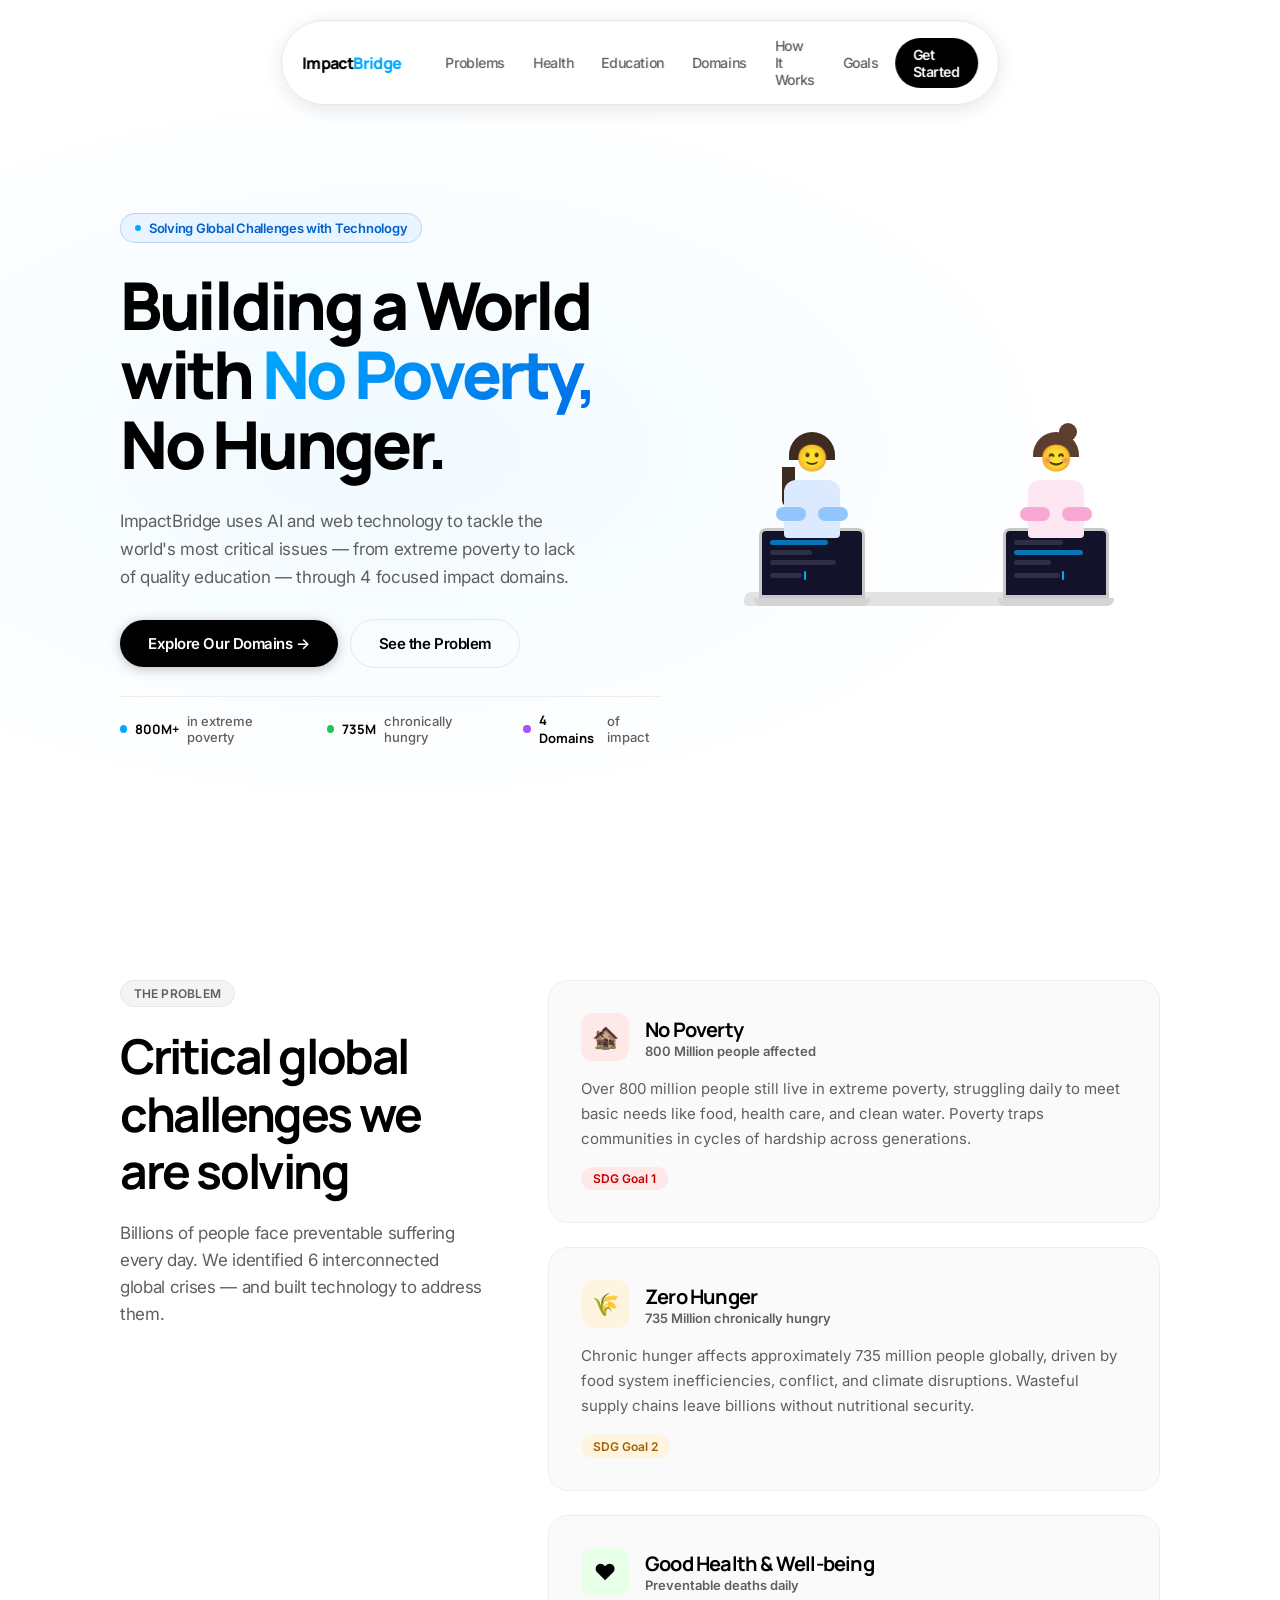
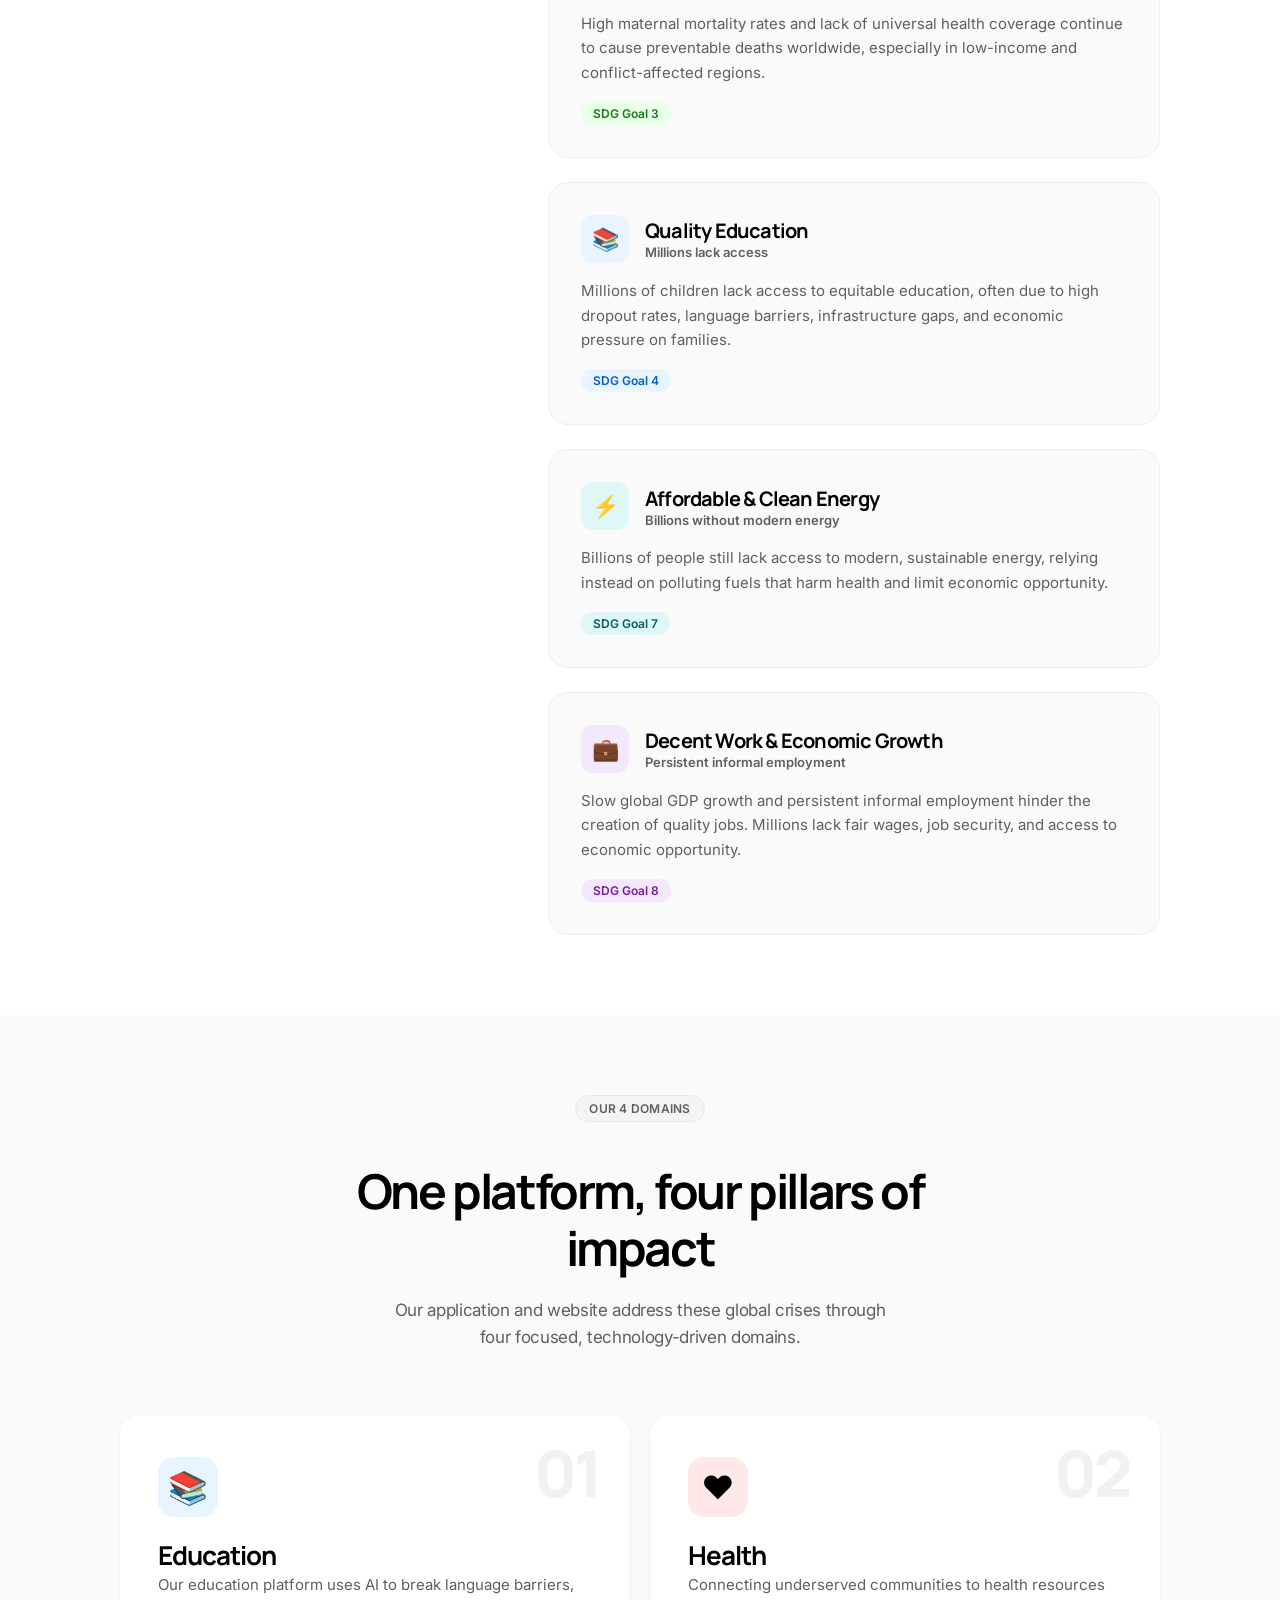
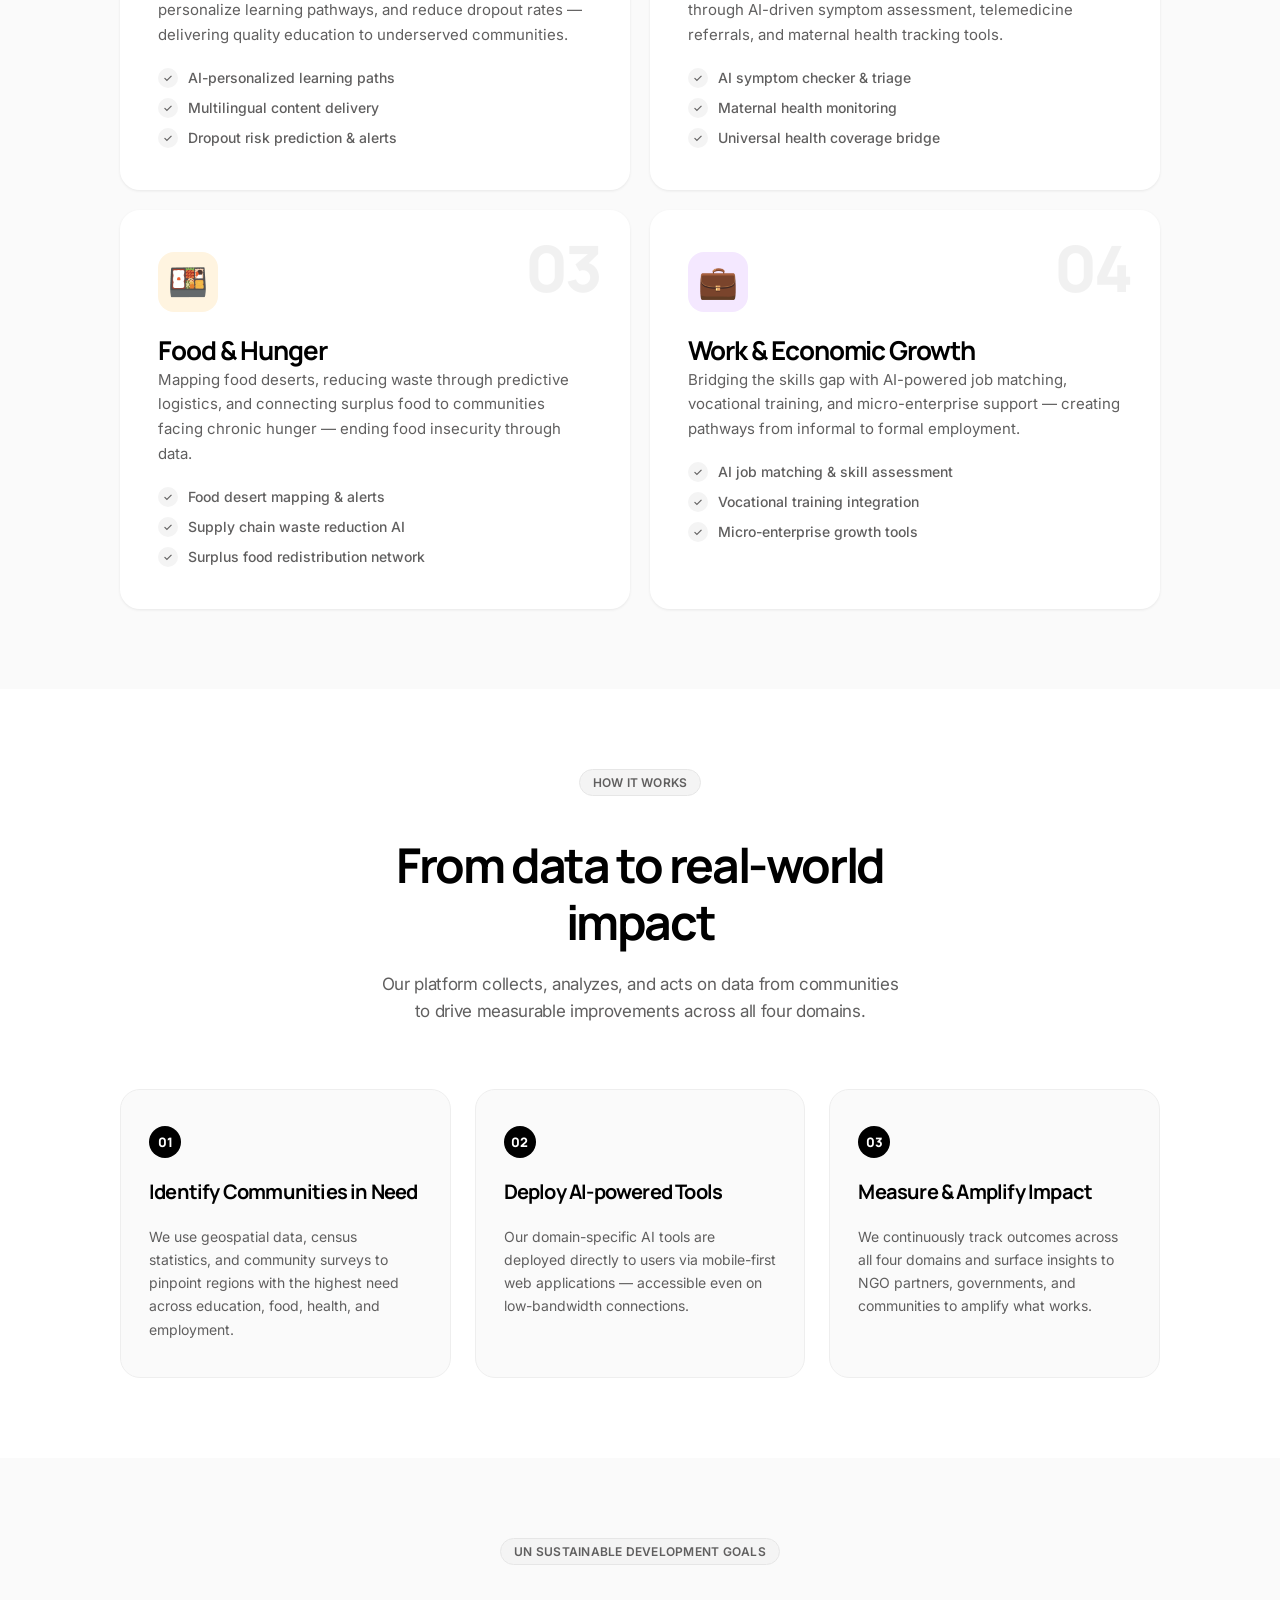
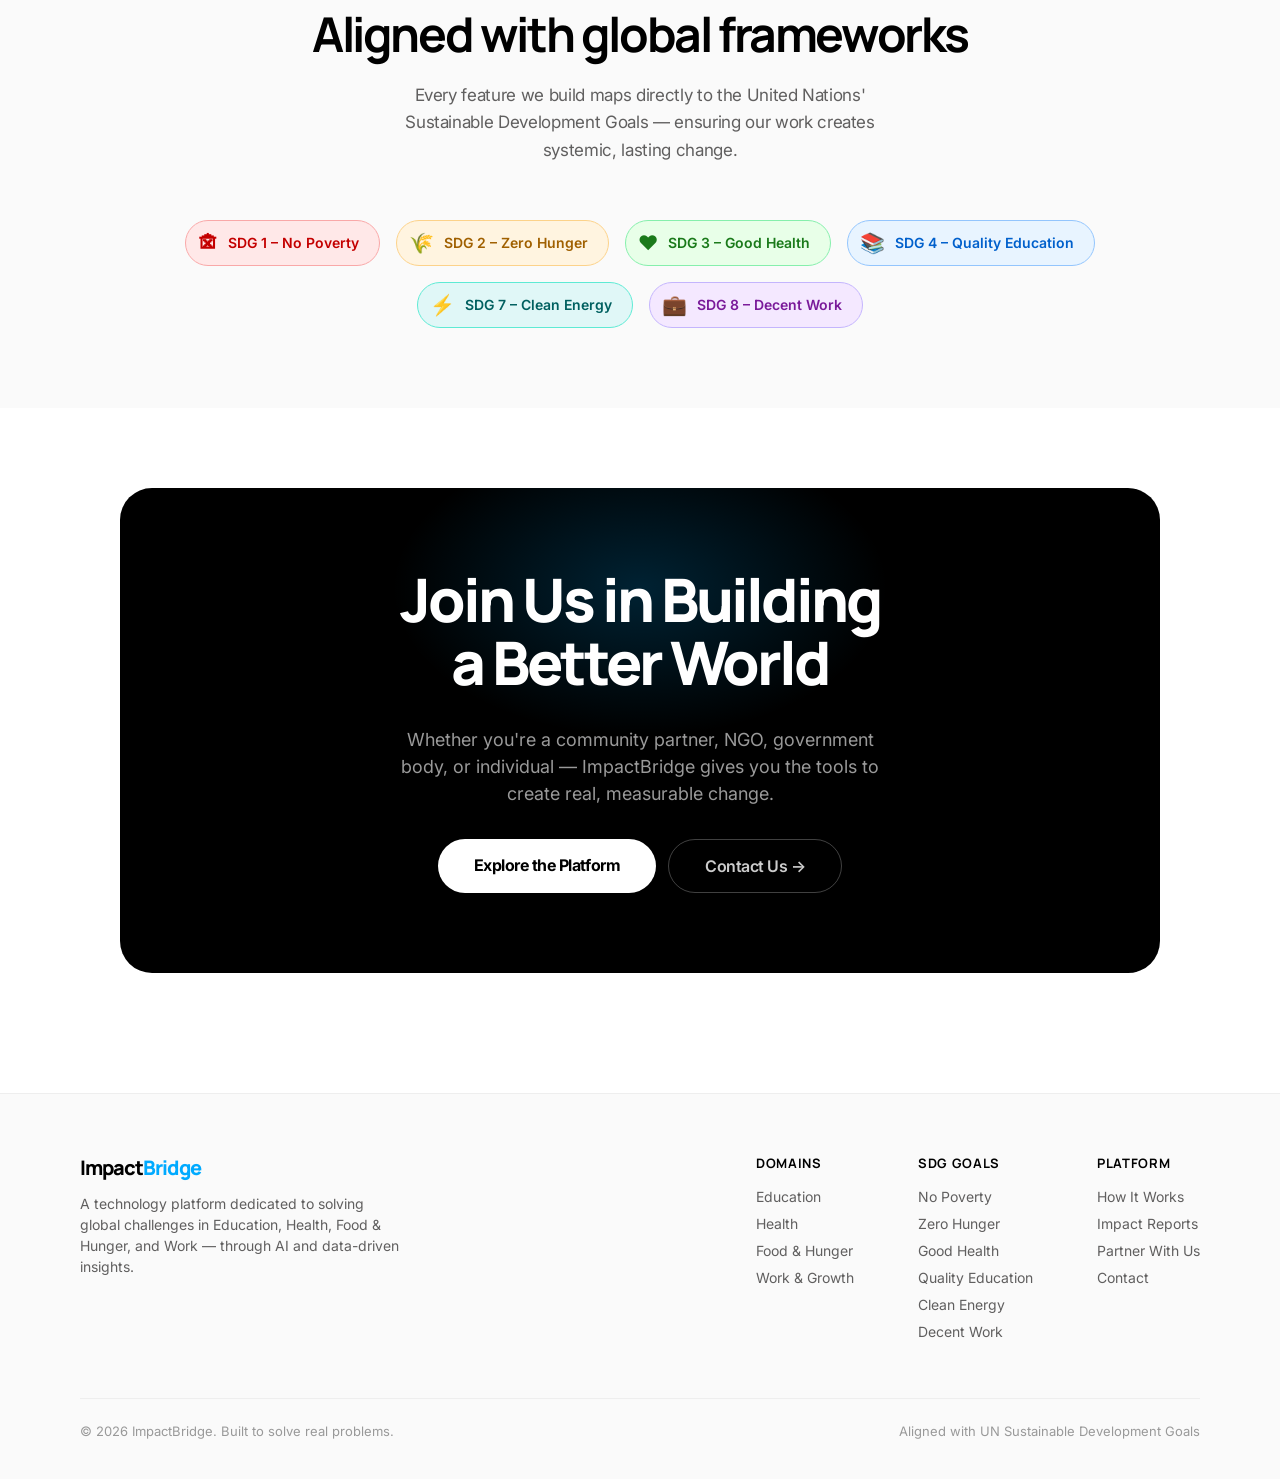
<file: index.html>
<!DOCTYPE html>
<html lang="en">
<head>
  <meta charset="UTF-8" />
  <meta name="viewport" content="width=device-width, initial-scale=1.0" />
  <title>ImpactBridge &ndash; Technology for a Better World</title>
  <meta name="description" content="ImpactBridge is a platform and website solving the world's most critical problems through technology and AI." />
  <link rel="preconnect" href="https://fonts.googleapis.com" />
  <link rel="preconnect" href="https://fonts.gstatic.com" crossorigin />
  <link href="https://fonts.googleapis.com/css2?family=Manrope:wght@400;500;600;700;800&family=Inter:wght@300;400;500;600&display=swap" rel="stylesheet" />
  <style>
    *, *::before, *::after { box-sizing: border-box; margin: 0; padding: 0; }
    :root {
      --color-bg: #ffffff;
      --color-bg-soft: #fafafa;
      --color-bg-muted: #f4f4f4;
      --color-border: #e6e6e6;
      --color-border-soft: #eeeeee;
      --color-text: #000000;
      --color-text-muted: #605f5f;
      --color-text-subtle: #999999;
      --color-accent: #00aaff;
      --color-badge-bg: #e8f4ff;
      --color-badge-text: #0060cc;
      --shadow-sm: 0 1px 3px rgba(0,0,0,0.08);
      --shadow-md: 0 4px 20px rgba(0,0,0,0.10);
      --shadow-lg: 0 8px 40px rgba(0,0,0,0.12);
      --radius-sm: 8px;
      --radius-md: 12px;
      --radius-lg: 20px;
      --radius-xl: 32px;
      --font-heading: 'Manrope', sans-serif;
      --font-body: 'Inter', sans-serif;
    }
    html { scroll-behavior: smooth; }
    body {
      font-family: var(--font-body);
      background: var(--color-bg);
      color: var(--color-text);
      -webkit-font-smoothing: antialiased;
      overflow-x: hidden;
    }

    /* NAV */
    nav {
      position: fixed; top: 20px; left: 50%; transform: translateX(-50%);
      z-index: 100;
      background: rgba(255,255,255,0.85);
      backdrop-filter: blur(16px);
      -webkit-backdrop-filter: blur(16px);
      border: 1px solid var(--color-border);
      border-radius: 100px;
      padding: 10px 20px;
      display: flex; align-items: center; justify-content: space-between;
      gap: 32px;
      min-width: 680px;
      box-shadow: var(--shadow-md);
    }
    .nav-logo {
      font-family: var(--font-heading);
      font-weight: 800; font-size: 16px;
      letter-spacing: -0.04em;
      color: var(--color-text);
      text-decoration: none;
      white-space: nowrap;
    }
    .nav-logo span { color: var(--color-accent); }
    .nav-links { display: flex; align-items: center; gap: 4px; }
    .nav-links a {
      font-size: 14px; font-weight: 500; letter-spacing: -0.03em;
      color: var(--color-text-muted);
      text-decoration: none;
      padding: 6px 12px;
      border-radius: 100px;
      transition: color 0.2s, background 0.2s;
    }
    .nav-links a:hover { color: var(--color-text); background: var(--color-bg-muted); }
    .nav-cta {
      background: var(--color-text) !important;
      color: #fff !important;
      border-radius: 100px;
      padding: 8px 18px !important;
      font-weight: 600 !important;
    }
    .nav-cta:hover { opacity: 0.8; }

    /* HERO — LEFT/RIGHT SPLIT */
    .hero {
      min-height: 100vh;
      display: flex;
      align-items: center; justify-content: center;
      padding-top: 120px; padding-bottom: 60px;
      position: relative; overflow: hidden;
    }
    .hero-bg {
      position: absolute; inset: 0; z-index: 0;
      background: radial-gradient(ellipse 80% 60% at 30% 50%, rgba(0,170,255,0.06) 0%, transparent 70%);
      pointer-events: none;
    }
    .hero-split {
      position: relative; z-index: 1;
      display: flex; align-items: center; justify-content: space-between;
      gap: 48px;
      width: 100%; max-width: 1200px;
      padding: 0 80px;
    }
    .hero-left {
      flex: 0 0 52%;
      display: flex; flex-direction: column;
      align-items: flex-start; gap: 28px;
    }
    .hero-right {
      flex: 1;
      display: flex; align-items: center; justify-content: center;
    }

    /* Badge */
    .badge {
      display: inline-flex; align-items: center; gap: 8px;
      background: var(--color-badge-bg);
      border: 1px solid rgba(0,96,204,0.2);
      border-radius: 100px;
      padding: 6px 14px;
      font-size: 13px; font-weight: 600;
      color: var(--color-badge-text);
      letter-spacing: -0.02em;
    }
    .badge-dot {
      width: 6px; height: 6px;
      border-radius: 50%;
      background: var(--color-accent);
      animation: pulse 2s infinite;
    }
    @keyframes pulse { 0%, 100% { opacity: 1; } 50% { opacity: 0.4; } }

    /* Hero text */
    .hero h1 {
      font-family: var(--font-heading);
      font-size: clamp(36px, 5.2vw, 66px);
      font-weight: 800;
      letter-spacing: -0.05em;
      line-height: 1.05;
      color: var(--color-text);
      text-align: left;
    }
    .hero h1 .highlight {
      background: linear-gradient(135deg, #00aaff, #006ee6);
      -webkit-background-clip: text;
      -webkit-text-fill-color: transparent;
      background-clip: text;
    }
    .hero-sub {
      font-size: 17px; line-height: 1.65;
      color: var(--color-text-muted);
      max-width: 460px;
      letter-spacing: -0.02em;
      text-align: left;
    }
    .hero-actions { display: flex; align-items: center; gap: 12px; flex-wrap: wrap; }
    .btn-primary {
      background: var(--color-text); color: #fff;
      padding: 14px 28px; border-radius: 100px;
      font-weight: 600; font-size: 15px;
      text-decoration: none; letter-spacing: -0.03em;
      transition: opacity 0.2s, transform 0.2s;
      box-shadow: 0 2px 12px rgba(0,0,0,0.25);
    }
    .btn-primary:hover { opacity: 0.82; transform: translateY(-1px); }
    .btn-secondary {
      background: transparent; color: var(--color-text);
      padding: 14px 28px; border-radius: 100px;
      border: 1.5px solid var(--color-border);
      font-weight: 600; font-size: 15px;
      text-decoration: none; letter-spacing: -0.03em;
      transition: border-color 0.2s, transform 0.2s;
    }
    .btn-secondary:hover { border-color: #999; transform: translateY(-1px); }

    /* Stats bar */
    .stats-bar {
      display: flex; align-items: center; gap: 36px;
      padding: 14px 0 0;
      border-top: 1px solid var(--color-border-soft);
    }
    .stat-item { display: flex; align-items: center; gap: 8px; }
    .stat-dot { width: 8px; height: 8px; border-radius: 50%; background: var(--color-accent); }
    .stat-label { font-size: 13px; font-weight: 500; color: var(--color-text-muted); }
    .stat-num { font-family: var(--font-heading); font-size: 13px; font-weight: 700; }

    /* ==============================
       TYPING GIRL ANIMATION (CSS)
    ============================== */
    .typing-scene {
      width: 400px; height: 340px;
      position: relative;
    }

    /* desk */
    .desk {
      position: absolute;
      height: 14px; background: #e2e2e2;
      border-radius: 8px 8px 4px 4px;
    }

    /* floating particles */
    .float-dot {
      position: absolute;
      border-radius: 50%; opacity: 0;
      animation: floatUp 3.2s ease-in-out infinite;
    }
    @keyframes floatUp {
      0%   { opacity: 0; transform: translateY(0) scale(0.5); }
      30%  { opacity: 0.7; }
      100% { opacity: 0; transform: translateY(-90px) scale(1.1); }
    }

    /* person wrapper */
    .girl { position: absolute; display: flex; flex-direction: column; align-items: center; }
    .girl-1 { left: 20px; bottom: 44px; }
    .girl-2 { right: 20px; bottom: 44px; }

    /* person body bounces gently */
    .person {
      display: flex; flex-direction: column; align-items: center;
      animation: bob 1.9s ease-in-out infinite;
    }
    .girl-2 .person { animation-delay: 0.5s; animation-duration: 2.1s; }
    @keyframes bob {
      0%, 100% { transform: translateY(0); }
      50%       { transform: translateY(-4px); }
    }

    /* head */
    .person-head {
      width: 42px; height: 42px;
      border-radius: 50%;
      position: relative;
      margin-bottom: 1px;
    }
    .person-face {
      width: 100%; height: 100%;
      border-radius: 50%;
      display: flex; align-items: center; justify-content: center;
      font-size: 26px; line-height: 1;
    }
    /* hair styles */
    .hair-long::before {
      content: ''; position: absolute;
      width: 46px; height: 28px; background: #3d2b1f;
      border-radius: 23px 23px 0 0; top: -5px; left: -2px; z-index: -1;
    }
    .hair-long::after {
      content: ''; position: absolute;
      width: 13px; height: 40px; background: #3d2b1f;
      border-radius: 0 0 7px 7px; bottom: -28px; left: -9px; z-index: -1;
    }
    .hair-bun::before {
      content: ''; position: absolute;
      width: 46px; height: 25px; background: #5c3d2e;
      border-radius: 23px 23px 0 0; top: -5px; left: -2px; z-index: -1;
    }
    .hair-bun::after {
      content: ''; position: absolute;
      width: 18px; height: 18px; background: #5c3d2e;
      border-radius: 50%; top: -14px; right: 0px; z-index: -1;
    }

    /* torso */
    .person-body {
      width: 56px; height: 58px;
      border-radius: 12px 12px 4px 4px;
      position: relative;
      display: flex; align-items: flex-end; justify-content: center;
    }

    /* arms that type */
    .arms {
      position: absolute; bottom: 5px;
      width: 72px; height: 26px;
      display: flex; justify-content: space-between;
    }
    .arm { width: 30px; height: 14px; border-radius: 9px; transform-origin: top center; }
    .arm-l { animation: typeL 0.38s ease-in-out infinite alternate; }
    .arm-r { animation: typeR 0.38s ease-in-out infinite alternate 0.19s; }
    @keyframes typeL {
      0%   { transform: rotate(-14deg) translateY(0); }
      100% { transform: rotate(-3deg) translateY(-5px); }
    }
    @keyframes typeR {
      0%   { transform: rotate(14deg) translateY(-5px); }
      100% { transform: rotate(3deg) translateY(0); }
    }

    /* laptop */
    .laptop { display: flex; flex-direction: column; align-items: center; margin-top: -10px; }
    .laptop-screen {
      width: 106px; height: 70px; background: #12122a;
      border-radius: 7px 7px 0 0; border: 3px solid #c8c8c8;
      overflow: hidden; display: flex; flex-direction: column;
      gap: 5px; padding: 9px 8px;
    }
    .laptop-base { width: 116px; height: 8px; background: #d4d4d4; border-radius: 0 0 7px 7px; }
    .screen-line { height: 5px; border-radius: 3px; background: rgba(255,255,255,0.12); }
    .screen-line.active { background: rgba(0,170,255,0.65); }
    .screen-cursor {
      display: inline-block; width: 2px; height: 9px;
      background: #00aaff; border-radius: 1px;
      animation: blink 0.85s step-end infinite;
    }
    @keyframes blink { 0%, 100% { opacity: 1; } 50% { opacity: 0; } }

    .hero-right { flex: 1; display: flex; align-items: center; justify-content: center; }

    /* SECTION SHARED */
    section {
      width: 100%; padding: 80px 0;
      display: flex; flex-direction: column; align-items: center;
    }
    .container { width: 100%; max-width: 1200px; padding: 0 80px; }
    .section-label {
      display: inline-flex; align-items: center; gap: 6px;
      background: var(--color-bg-muted);
      border: 1px solid var(--color-border);
      border-radius: 100px;
      padding: 5px 13px;
      font-size: 12px; font-weight: 600;
      color: var(--color-text-muted);
      letter-spacing: 0.02em; text-transform: uppercase;
      margin-bottom: 20px;
    }
    .section-title {
      font-family: var(--font-heading);
      font-size: clamp(28px, 4vw, 48px);
      font-weight: 700; letter-spacing: -0.05em;
      line-height: 1.2; color: var(--color-text);
    }
    .section-sub {
      font-size: 17px; line-height: 1.6;
      color: var(--color-text-muted); max-width: 520px;
      letter-spacing: -0.02em;
    }

    /* PROBLEM SECTION */
    .problem-section { background: var(--color-bg); }
    .problem-layout { display: flex; gap: 64px; align-items: flex-start; }
    .problem-left { flex: 0 0 35%; position: sticky; top: 160px; }
    .problem-right { flex: 1; display: flex; flex-direction: column; gap: 24px; }
    .problem-card {
      background: var(--color-bg-soft);
      border-radius: var(--radius-lg);
      border: 1px solid var(--color-border-soft);
      padding: 32px;
      display: flex; flex-direction: column; gap: 16px;
      transition: box-shadow 0.25s, transform 0.25s;
    }
    .problem-card:hover { box-shadow: var(--shadow-md); transform: translateY(-2px); }
    .problem-card-icon {
      width: 48px; height: 48px; border-radius: 12px;
      display: flex; align-items: center; justify-content: center;
      font-size: 22px; flex-shrink: 0;
    }
    .problem-card-header { display: flex; align-items: center; gap: 16px; }
    .problem-card-title { font-family: var(--font-heading); font-size: 20px; font-weight: 700; letter-spacing: -0.04em; }
    .problem-card-stat { font-size: 13px; font-weight: 600; color: var(--color-text-muted); }
    .problem-card-body { font-size: 15px; line-height: 1.65; color: var(--color-text-muted); }
    .problem-card-tag {
      display: inline-flex; border-radius: 100px;
      padding: 4px 12px; font-size: 12px; font-weight: 600; width: fit-content;
    }
    .tag-blue { background: #e8f4ff; color: #0060cc; }
    .tag-green { background: #e8ffe8; color: #1a7a1a; }
    .tag-red { background: #ffe8e8; color: #c40000; }
    .tag-purple { background: #f4e8ff; color: #7a1a9a; }
    .tag-orange { background: #fff4e0; color: #a06000; }
    .tag-teal { background: #e0f7f7; color: #006060; }
    .icon-blue { background: #e8f4ff; }
    .icon-green { background: #e8ffe8; }
    .icon-red { background: #ffe8e8; }
    .icon-purple { background: #f4e8ff; }
    .icon-orange { background: #fff4e0; }
    .icon-teal { background: #e0f7f7; }

    /* DOMAINS SECTION */
    .domains-section { background: var(--color-bg-soft); }
    .domains-header { text-align: center; max-width: 680px; margin: 0 auto 64px; display: flex; flex-direction: column; align-items: center; gap: 20px; }
    .domains-grid { display: grid; grid-template-columns: repeat(2, 1fr); gap: 20px; }
    .domain-card {
      position: relative;
      background: var(--color-bg);
      border-radius: var(--radius-lg);
      border: 2px solid #fff;
      box-shadow: var(--shadow-sm);
      padding: 40px 36px;
      display: flex; flex-direction: column; gap: 20px;
      overflow: hidden;
      transition: box-shadow 0.25s, transform 0.25s;
    }
    .domain-card:hover { box-shadow: var(--shadow-lg); transform: translateY(-3px); }
    .domain-card-num {
      position: absolute; top: 24px; right: 28px;
      font-family: var(--font-heading); font-size: 64px; font-weight: 800;
      opacity: 0.05; line-height: 1; letter-spacing: -0.05em;
    }
    .domain-icon { width: 60px; height: 60px; border-radius: 16px; display: flex; align-items: center; justify-content: center; font-size: 28px; }
    .domain-title { font-family: var(--font-heading); font-size: 26px; font-weight: 700; letter-spacing: -0.04em; }
    .domain-desc { font-size: 15px; line-height: 1.65; color: var(--color-text-muted); }
    .domain-features { display: flex; flex-direction: column; gap: 10px; }
    .domain-feature { display: flex; align-items: center; gap: 10px; font-size: 14px; font-weight: 500; color: var(--color-text-muted); }
    .feature-check { width: 20px; height: 20px; border-radius: 50%; background: var(--color-bg-muted); display: flex; align-items: center; justify-content: center; font-size: 11px; flex-shrink: 0; }

    /* HOW IT WORKS */
    .how-section { background: var(--color-bg); }
    .how-header { text-align: center; max-width: 620px; margin: 0 auto 64px; display: flex; flex-direction: column; align-items: center; gap: 20px; }
    .steps-grid { display: grid; grid-template-columns: repeat(3, 1fr); gap: 24px; }
    .step-card {
      background: var(--color-bg-soft);
      border-radius: var(--radius-lg);
      border: 1px solid var(--color-border-soft);
      padding: 36px 28px;
      display: flex; flex-direction: column; gap: 20px;
      transition: box-shadow 0.25s;
    }
    .step-card:hover { box-shadow: var(--shadow-md); }
    .step-num { font-family: var(--font-heading); font-weight: 800; font-size: 13px; color: #fff; background: var(--color-text); width: 32px; height: 32px; border-radius: 50%; display: flex; align-items: center; justify-content: center; }
    .step-title { font-family: var(--font-heading); font-size: 20px; font-weight: 700; letter-spacing: -0.04em; }
    .step-desc { font-size: 14px; line-height: 1.65; color: var(--color-text-muted); }

    /* SDG SECTION */
    .sdg-section { background: var(--color-bg-soft); }
    .sdg-header { text-align: center; max-width: 680px; margin: 0 auto 56px; display: flex; flex-direction: column; align-items: center; gap: 20px; }
    .sdg-row { display: flex; flex-wrap: wrap; gap: 16px; justify-content: center; }
    .sdg-pill {
      display: flex; align-items: center; gap: 10px;
      border-radius: 100px; padding: 10px 20px 10px 12px;
      font-size: 14px; font-weight: 600;
      border: 1.5px solid; transition: transform 0.2s;
    }
    .sdg-pill:hover { transform: translateY(-2px); }
    .sdg-icon { font-size: 20px; }

    /* CTA */
    .cta-section { background: var(--color-bg); padding: 80px 0 120px; }
    .cta-card {
      background: var(--color-text); border-radius: var(--radius-xl);
      padding: 80px;
      display: flex; flex-direction: column; align-items: center; gap: 32px;
      text-align: center; position: relative; overflow: hidden;
    }
    .cta-glow {
      position: absolute; width: 500px; height: 300px;
      background: radial-gradient(ellipse, rgba(0,170,255,0.2), transparent 70%);
      top: -50px; left: 50%; transform: translateX(-50%);
      pointer-events: none;
    }
    .cta-card h2 { font-family: var(--font-heading); font-size: clamp(32px,5vw,60px); font-weight: 800; letter-spacing: -0.05em; color: #fff; line-height: 1.05; position: relative; }
    .cta-card p { font-size: 18px; line-height: 1.5; color: rgba(255,255,255,0.6); max-width: 480px; position: relative; }
    .btn-white {
      background: #fff; color: var(--color-text);
      padding: 16px 36px; border-radius: 100px;
      font-weight: 700; font-size: 16px;
      text-decoration: none; letter-spacing: -0.03em;
      transition: opacity 0.2s, transform 0.2s; position: relative;
    }
    .btn-white:hover { opacity: 0.9; transform: translateY(-2px); }

    /* FOOTER */
    footer { background: var(--color-bg-soft); border-top: 1px solid var(--color-border-soft); padding: 60px 80px 40px; }
    .footer-top { display: flex; justify-content: space-between; align-items: flex-start; gap: 40px; margin-bottom: 48px; flex-wrap: wrap; }
    .footer-brand { max-width: 320px; }
    .footer-logo { font-family: var(--font-heading); font-weight: 800; font-size: 20px; letter-spacing: -0.05em; color: var(--color-text); margin-bottom: 12px; }
    .footer-logo span { color: var(--color-accent); }
    .footer-tagline { font-size: 14px; color: var(--color-text-muted); line-height: 1.5; }
    .footer-links-group { display: flex; gap: 64px; flex-wrap: wrap; }
    .footer-col h4 { font-family: var(--font-heading); font-size: 13px; font-weight: 700; text-transform: uppercase; letter-spacing: 0.05em; color: var(--color-text); margin-bottom: 16px; }
    .footer-col a { display: block; font-size: 14px; color: var(--color-text-muted); text-decoration: none; margin-bottom: 10px; transition: color 0.2s; }
    .footer-col a:hover { color: var(--color-text); }
    .footer-bottom { border-top: 1px solid var(--color-border-soft); padding-top: 24px; display: flex; justify-content: space-between; font-size: 13px; color: var(--color-text-subtle); flex-wrap: wrap; gap: 12px; }

    /* ANIMATIONS */
    .fade-in { opacity: 0; transform: translateY(24px); transition: opacity 0.6s ease, transform 0.6s ease; }
    .fade-in.visible { opacity: 1; transform: translateY(0); }
    [data-delay="1"] { transition-delay: 0.1s; }
    [data-delay="2"] { transition-delay: 0.2s; }
    [data-delay="3"] { transition-delay: 0.3s; }
    [data-delay="4"] { transition-delay: 0.4s; }

    /* RESPONSIVE */
    @media (max-width: 900px) {
      nav { min-width: unset; width: calc(100% - 40px); gap: 16px; }
      .nav-links { display: none; }
      .container { padding: 0 24px; }
      section { padding: 64px 0; }
      .hero-split { flex-direction: column; padding: 0 24px; }
      .hero-left { align-items: center; }
      .hero h1, .hero-sub { text-align: center; }
      .hero-actions { justify-content: center; }
      .stats-bar { justify-content: center; flex-wrap: wrap; gap: 20px; }
      .typing-scene { width: 300px; height: 260px; }
      .problem-layout { flex-direction: column; }
      .problem-left { position: relative; top: unset; }
      .domains-grid { grid-template-columns: 1fr; }
      .steps-grid { grid-template-columns: 1fr; }
      .cta-card { padding: 48px 28px; }
      footer { padding: 48px 24px 32px; }
      .footer-top { flex-direction: column; }
      .footer-bottom { flex-direction: column; }
    }
  </style>
</head>
<body>

  <!-- NAV -->
  <nav>
    <a href="#" class="nav-logo">Impact<span>Bridge</span></a>
    <div class="nav-links">
      <a href="#problems">Problems</a>
      <a href="health.html">Health</a>
      <a href="education.html">Education</a>
      <a href="#domains">Domains</a>
      <a href="#how">How It Works</a>
      <a href="#goals">Goals</a>
      <a href="#contact" class="nav-cta">Get Started</a>
    </div>
  </nav>

  <!-- HERO — Left / Right Split -->
  <div class="hero">
    <div class="hero-bg"></div>
    <div class="hero-split">

      <!-- LEFT TEXT -->
      <div class="hero-left">
        <div class="badge">
          <div class="badge-dot"></div>
          Solving Global Challenges with Technology
        </div>
        <h1>
          Building a World<br />
          with <span class="highlight">No Poverty,</span><br />
          No Hunger.
        </h1>
        <p class="hero-sub">
          ImpactBridge uses AI and web technology to tackle the world's most critical issues — from extreme poverty to lack of quality education — through 4 focused impact domains.
        </p>
        <div class="hero-actions">
          <a href="#domains" class="btn-primary">Explore Our Domains &rarr;</a>
          <a href="#problems" class="btn-secondary">See the Problem</a>
        </div>
        <div class="stats-bar">
          <div class="stat-item">
            <div class="stat-dot"></div>
            <span class="stat-num">800M+</span>
            <span class="stat-label">in extreme poverty</span>
          </div>
          <div class="stat-item">
            <div class="stat-dot" style="background:#22c55e;"></div>
            <span class="stat-num">735M</span>
            <span class="stat-label">chronically hungry</span>
          </div>
          <div class="stat-item">
            <div class="stat-dot" style="background:#a855f7;"></div>
            <span class="stat-num">4 Domains</span>
            <span class="stat-label">of impact</span>
          </div>
        </div>
      </div>

      <!-- RIGHT: CSS ANIMATED TYPING GIRLS -->
      <div class="hero-right">
        <div class="typing-scene" aria-label="Two people working on laptops">
          <!-- Desk surface -->
          <div class="desk" style="bottom:44px; width:360px; left:10px;"></div>

          <!-- Floating color particles -->
          <div class="float-dot" style="width:8px;height:8px;background:#00aaff;left:75px;bottom:195px;animation-delay:0s;"></div>
          <div class="float-dot" style="width:5px;height:5px;background:#a855f7;left:175px;bottom:185px;animation-delay:1.4s;"></div>
          <div class="float-dot" style="width:7px;height:7px;background:#22c55e;left:265px;bottom:205px;animation-delay:0.7s;"></div>
          <div class="float-dot" style="width:4px;height:4px;background:#f59e0b;right:45px;bottom:200px;animation-delay:2.1s;"></div>
          <div class="float-dot" style="width:5px;height:5px;background:#ec4899;left:130px;bottom:220px;animation-delay:1.8s;"></div>

          <!-- GIRL 1 — long hair, blue outfit -->
          <div class="girl girl-1">
            <div class="person">
              <div class="person-head">
                <div class="hair-long"></div>
                <div class="person-face">&#x1F642;</div>
              </div>
              <div class="person-body" style="background:#dbeafe;">
                <div class="arms">
                  <div class="arm arm-l" style="background:#93c5fd;"></div>
                  <div class="arm arm-r" style="background:#93c5fd;"></div>
                </div>
              </div>
            </div>
            <div class="laptop">
              <div class="laptop-screen">
                <div class="screen-line active" style="width:68%;"></div>
                <div class="screen-line" style="width:50%;"></div>
                <div class="screen-line" style="width:78%;"></div>
                <div style="display:flex;align-items:center;gap:2px;margin-top:1px;">
                  <div class="screen-line" style="width:38%;margin:0;"></div>
                  <span class="screen-cursor"></span>
                </div>
              </div>
              <div class="laptop-base"></div>
            </div>
          </div>

          <!-- GIRL 2 — bun hair, pink outfit -->
          <div class="girl girl-2">
            <div class="person">
              <div class="person-head">
                <div class="hair-bun"></div>
                <div class="person-face">&#x1F60A;</div>
              </div>
              <div class="person-body" style="background:#fce7f3;">
                <div class="arms">
                  <div class="arm arm-l" style="background:#f9a8d4;animation-delay:0.12s;"></div>
                  <div class="arm arm-r" style="background:#f9a8d4;animation-delay:0.31s;"></div>
                </div>
              </div>
            </div>
            <div class="laptop">
              <div class="laptop-screen">
                <div class="screen-line" style="width:58%;"></div>
                <div class="screen-line active" style="width:82%;"></div>
                <div class="screen-line" style="width:44%;"></div>
                <div style="display:flex;align-items:center;gap:2px;margin-top:1px;">
                  <div class="screen-line" style="width:54%;margin:0;"></div>
                  <span class="screen-cursor" style="animation-delay:0.42s;"></span>
                </div>
              </div>
              <div class="laptop-base"></div>
            </div>
          </div>
        </div>
      </div>
    </div>
  </div>

  <!-- PROBLEM STATEMENT SECTION -->
  <section id="problems" class="problem-section">
    <div class="container">
      <div class="problem-layout">
        <div class="problem-left fade-in">
          <div class="section-label">The Problem</div>
          <h2 class="section-title">Critical global challenges we are solving</h2>
          <p class="section-sub" style="margin-top: 20px;">
            Billions of people face preventable suffering every day. We identified 6 interconnected global crises — and built technology to address them.
          </p>
        </div>
        <div class="problem-right">

          <div class="problem-card fade-in" data-delay="1">
            <div class="problem-card-header">
              <div class="problem-card-icon icon-red">&#x1F3DA;&#xFE0F;</div>
              <div>
                <div class="problem-card-title">No Poverty</div>
                <div class="problem-card-stat">800 Million people affected</div>
              </div>
            </div>
            <p class="problem-card-body">Over 800 million people still live in extreme poverty, struggling daily to meet basic needs like food, health care, and clean water. Poverty traps communities in cycles of hardship across generations.</p>
            <div class="problem-card-tag tag-red">SDG Goal 1</div>
          </div>

          <div class="problem-card fade-in" data-delay="2">
            <div class="problem-card-header">
              <div class="problem-card-icon icon-orange">&#x1F33E;</div>
              <div>
                <div class="problem-card-title">Zero Hunger</div>
                <div class="problem-card-stat">735 Million chronically hungry</div>
              </div>
            </div>
            <p class="problem-card-body">Chronic hunger affects approximately 735 million people globally, driven by food system inefficiencies, conflict, and climate disruptions. Wasteful supply chains leave billions without nutritional security.</p>
            <div class="problem-card-tag tag-orange">SDG Goal 2</div>
          </div>

          <div class="problem-card fade-in" data-delay="3">
            <div class="problem-card-header">
              <div class="problem-card-icon icon-green">&#x2764;&#xFE0F;</div>
              <div>
                <div class="problem-card-title">Good Health &amp; Well-being</div>
                <div class="problem-card-stat">Preventable deaths daily</div>
              </div>
            </div>
            <p class="problem-card-body">High maternal mortality rates and lack of universal health coverage continue to cause preventable deaths worldwide, especially in low-income and conflict-affected regions.</p>
            <div class="problem-card-tag tag-green">SDG Goal 3</div>
          </div>

          <div class="problem-card fade-in" data-delay="1">
            <div class="problem-card-header">
              <div class="problem-card-icon icon-blue">&#x1F4DA;</div>
              <div>
                <div class="problem-card-title">Quality Education</div>
                <div class="problem-card-stat">Millions lack access</div>
              </div>
            </div>
            <p class="problem-card-body">Millions of children lack access to equitable education, often due to high dropout rates, language barriers, infrastructure gaps, and economic pressure on families.</p>
            <div class="problem-card-tag tag-blue">SDG Goal 4</div>
          </div>

          <div class="problem-card fade-in" data-delay="2">
            <div class="problem-card-header">
              <div class="problem-card-icon icon-teal">&#x26A1;</div>
              <div>
                <div class="problem-card-title">Affordable &amp; Clean Energy</div>
                <div class="problem-card-stat">Billions without modern energy</div>
              </div>
            </div>
            <p class="problem-card-body">Billions of people still lack access to modern, sustainable energy, relying instead on polluting fuels that harm health and limit economic opportunity.</p>
            <div class="problem-card-tag tag-teal">SDG Goal 7</div>
          </div>

          <div class="problem-card fade-in" data-delay="3">
            <div class="problem-card-header">
              <div class="problem-card-icon icon-purple">&#x1F4BC;</div>
              <div>
                <div class="problem-card-title">Decent Work &amp; Economic Growth</div>
                <div class="problem-card-stat">Persistent informal employment</div>
              </div>
            </div>
            <p class="problem-card-body">Slow global GDP growth and persistent informal employment hinder the creation of quality jobs. Millions lack fair wages, job security, and access to economic opportunity.</p>
            <div class="problem-card-tag tag-purple">SDG Goal 8</div>
          </div>

        </div>
      </div>
    </div>
  </section>

  <!-- DOMAINS SECTION -->
  <section id="domains" class="domains-section">
    <div class="container">
      <div class="domains-header fade-in">
        <div class="section-label">Our 4 Domains</div>
        <h2 class="section-title">One platform, four pillars of impact</h2>
        <p class="section-sub">Our application and website address these global crises through four focused, technology-driven domains.</p>
      </div>
      <div class="domains-grid">

        <a href="education.html" style="text-decoration:none; color:inherit; display:block;">
          <div class="domain-card fade-in" data-delay="1">
            <div class="domain-card-num">01</div>
            <div class="domain-icon icon-blue" style="font-size:32px;">&#x1F4DA;</div>
            <div>
              <div class="domain-title">Education</div>
              <p class="domain-desc">Our education platform uses AI to break language barriers, personalize learning pathways, and reduce dropout rates — delivering quality education to underserved communities.</p>
            </div>
            <div class="domain-features">
              <div class="domain-feature"><div class="feature-check">&#x2713;</div>AI-personalized learning paths</div>
              <div class="domain-feature"><div class="feature-check">&#x2713;</div>Multilingual content delivery</div>
              <div class="domain-feature"><div class="feature-check">&#x2713;</div>Dropout risk prediction &amp; alerts</div>
            </div>
          </div>
        </a>

        <a href="health.html" style="text-decoration:none; color:inherit; display:block;">
          <div class="domain-card fade-in" data-delay="2">
            <div class="domain-card-num">02</div>
            <div class="domain-icon icon-red" style="font-size:32px;">&#x2764;&#xFE0F;</div>
            <div>
              <div class="domain-title">Health</div>
              <p class="domain-desc">Connecting underserved communities to health resources through AI-driven symptom assessment, telemedicine referrals, and maternal health tracking tools.</p>
            </div>
            <div class="domain-features">
              <div class="domain-feature"><div class="feature-check">&#x2713;</div>AI symptom checker &amp; triage</div>
              <div class="domain-feature"><div class="feature-check">&#x2713;</div>Maternal health monitoring</div>
              <div class="domain-feature"><div class="feature-check">&#x2713;</div>Universal health coverage bridge</div>
            </div>
          </div>
        </a>

        <div class="domain-card fade-in" data-delay="3">
          <div class="domain-card-num">03</div>
          <div class="domain-icon icon-orange" style="font-size:32px;">&#x1F371;</div>
          <div>
            <div class="domain-title">Food &amp; Hunger</div>
            <p class="domain-desc">Mapping food deserts, reducing waste through predictive logistics, and connecting surplus food to communities facing chronic hunger — ending food insecurity through data.</p>
          </div>
          <div class="domain-features">
            <div class="domain-feature"><div class="feature-check">&#x2713;</div>Food desert mapping &amp; alerts</div>
            <div class="domain-feature"><div class="feature-check">&#x2713;</div>Supply chain waste reduction AI</div>
            <div class="domain-feature"><div class="feature-check">&#x2713;</div>Surplus food redistribution network</div>
          </div>
        </div>

        <div class="domain-card fade-in" data-delay="4">
          <div class="domain-card-num">04</div>
          <div class="domain-icon icon-purple" style="font-size:32px;">&#x1F4BC;</div>
          <div>
            <div class="domain-title">Work &amp; Economic Growth</div>
            <p class="domain-desc">Bridging the skills gap with AI-powered job matching, vocational training, and micro-enterprise support — creating pathways from informal to formal employment.</p>
          </div>
          <div class="domain-features">
            <div class="domain-feature"><div class="feature-check">&#x2713;</div>AI job matching &amp; skill assessment</div>
            <div class="domain-feature"><div class="feature-check">&#x2713;</div>Vocational training integration</div>
            <div class="domain-feature"><div class="feature-check">&#x2713;</div>Micro-enterprise growth tools</div>
          </div>
        </div>

      </div>
    </div>
  </section>

  <!-- HOW IT WORKS -->
  <section id="how" class="how-section">
    <div class="container">
      <div class="how-header fade-in">
        <div class="section-label">How It Works</div>
        <h2 class="section-title">From data to real-world impact</h2>
        <p class="section-sub">Our platform collects, analyzes, and acts on data from communities to drive measurable improvements across all four domains.</p>
      </div>
      <div class="steps-grid">
        <div class="step-card fade-in" data-delay="1">
          <div class="step-num">01</div>
          <div class="step-title">Identify Communities in Need</div>
          <p class="step-desc">We use geospatial data, census statistics, and community surveys to pinpoint regions with the highest need across education, food, health, and employment.</p>
        </div>
        <div class="step-card fade-in" data-delay="2">
          <div class="step-num">02</div>
          <div class="step-title">Deploy AI-powered Tools</div>
          <p class="step-desc">Our domain-specific AI tools are deployed directly to users via mobile-first web applications — accessible even on low-bandwidth connections.</p>
        </div>
        <div class="step-card fade-in" data-delay="3">
          <div class="step-num">03</div>
          <div class="step-title">Measure &amp; Amplify Impact</div>
          <p class="step-desc">We continuously track outcomes across all four domains and surface insights to NGO partners, governments, and communities to amplify what works.</p>
        </div>
      </div>
    </div>
  </section>

  <!-- SDG GOALS -->
  <section id="goals" class="sdg-section">
    <div class="container">
      <div class="sdg-header fade-in">
        <div class="section-label">UN Sustainable Development Goals</div>
        <h2 class="section-title">Aligned with global frameworks</h2>
        <p class="section-sub">Every feature we build maps directly to the United Nations' Sustainable Development Goals — ensuring our work creates systemic, lasting change.</p>
      </div>
      <div class="sdg-row">
        <div class="sdg-pill fade-in" style="background:#ffe8e8;border-color:#f9a8a8;color:#c40000;" data-delay="1"><span class="sdg-icon">&#x1F3DA;</span> SDG 1 &ndash; No Poverty</div>
        <div class="sdg-pill fade-in" style="background:#fff4e0;border-color:#fcd28a;color:#a06000;" data-delay="1"><span class="sdg-icon">&#x1F33E;</span> SDG 2 &ndash; Zero Hunger</div>
        <div class="sdg-pill fade-in" style="background:#e8ffe8;border-color:#86efac;color:#1a7a1a;" data-delay="2"><span class="sdg-icon">&#x2764;&#xFE0F;</span> SDG 3 &ndash; Good Health</div>
        <div class="sdg-pill fade-in" style="background:#e8f4ff;border-color:#93c5fd;color:#0060cc;" data-delay="2"><span class="sdg-icon">&#x1F4DA;</span> SDG 4 &ndash; Quality Education</div>
        <div class="sdg-pill fade-in" style="background:#e0f7f7;border-color:#5eead4;color:#006060;" data-delay="3"><span class="sdg-icon">&#x26A1;</span> SDG 7 &ndash; Clean Energy</div>
        <div class="sdg-pill fade-in" style="background:#f4e8ff;border-color:#c4b5fd;color:#7a1a9a;" data-delay="3"><span class="sdg-icon">&#x1F4BC;</span> SDG 8 &ndash; Decent Work</div>
      </div>
    </div>
  </section>

  <!-- CTA -->
  <section id="contact" class="cta-section">
    <div class="container">
      <div class="cta-card fade-in">
        <div class="cta-glow"></div>
        <h2>Join Us in Building<br />a Better World</h2>
        <p>Whether you're a community partner, NGO, government body, or individual — ImpactBridge gives you the tools to create real, measurable change.</p>
        <div style="display:flex;gap:12px;flex-wrap:wrap;justify-content:center;position:relative;">
          <a href="#domains" class="btn-white">Explore the Platform</a>
          <a href="mailto:contact@impactbridge.org" style="display:inline-flex;align-items:center;padding:16px 36px;border-radius:100px;border:1.5px solid rgba(255,255,255,0.25);color:rgba(255,255,255,0.8);font-size:16px;font-weight:600;text-decoration:none;letter-spacing:-0.03em;">Contact Us &rarr;</a>
        </div>
      </div>
    </div>
  </section>

  <!-- FOOTER -->
  <footer>
    <div class="footer-top">
      <div class="footer-brand">
        <div class="footer-logo">Impact<span>Bridge</span></div>
        <p class="footer-tagline">A technology platform dedicated to solving global challenges in Education, Health, Food &amp; Hunger, and Work — through AI and data-driven insights.</p>
      </div>
      <div class="footer-links-group">
        <div class="footer-col">
          <h4>Domains</h4>
          <a href="education.html">Education</a>
          <a href="health.html">Health</a>
          <a href="#">Food &amp; Hunger</a>
          <a href="#">Work &amp; Growth</a>
        </div>
        <div class="footer-col">
          <h4>SDG Goals</h4>
          <a href="#">No Poverty</a>
          <a href="#">Zero Hunger</a>
          <a href="#">Good Health</a>
          <a href="#">Quality Education</a>
          <a href="#">Clean Energy</a>
          <a href="#">Decent Work</a>
        </div>
        <div class="footer-col">
          <h4>Platform</h4>
          <a href="#">How It Works</a>
          <a href="#">Impact Reports</a>
          <a href="#">Partner With Us</a>
          <a href="#">Contact</a>
        </div>
      </div>
    </div>
    <div class="footer-bottom">
      <span>&copy; 2026 ImpactBridge. Built to solve real problems.</span>
      <span>Aligned with UN Sustainable Development Goals</span>
    </div>
  </footer>

  <script>
    const observer = new IntersectionObserver((entries) => {
      entries.forEach(entry => {
        if (entry.isIntersecting) entry.target.classList.add('visible');
      });
    }, { threshold: 0.12, rootMargin: '0px 0px -40px 0px' });
    document.querySelectorAll('.fade-in').forEach(el => observer.observe(el));
  </script>
    <!-- LiveChatAI Embed -->
    <script src="https://app.livechatai.com/embed.js" data-id="cmfz1zexb0001la04iulo7jea" async defer></script>
</body>
</html>
</file>
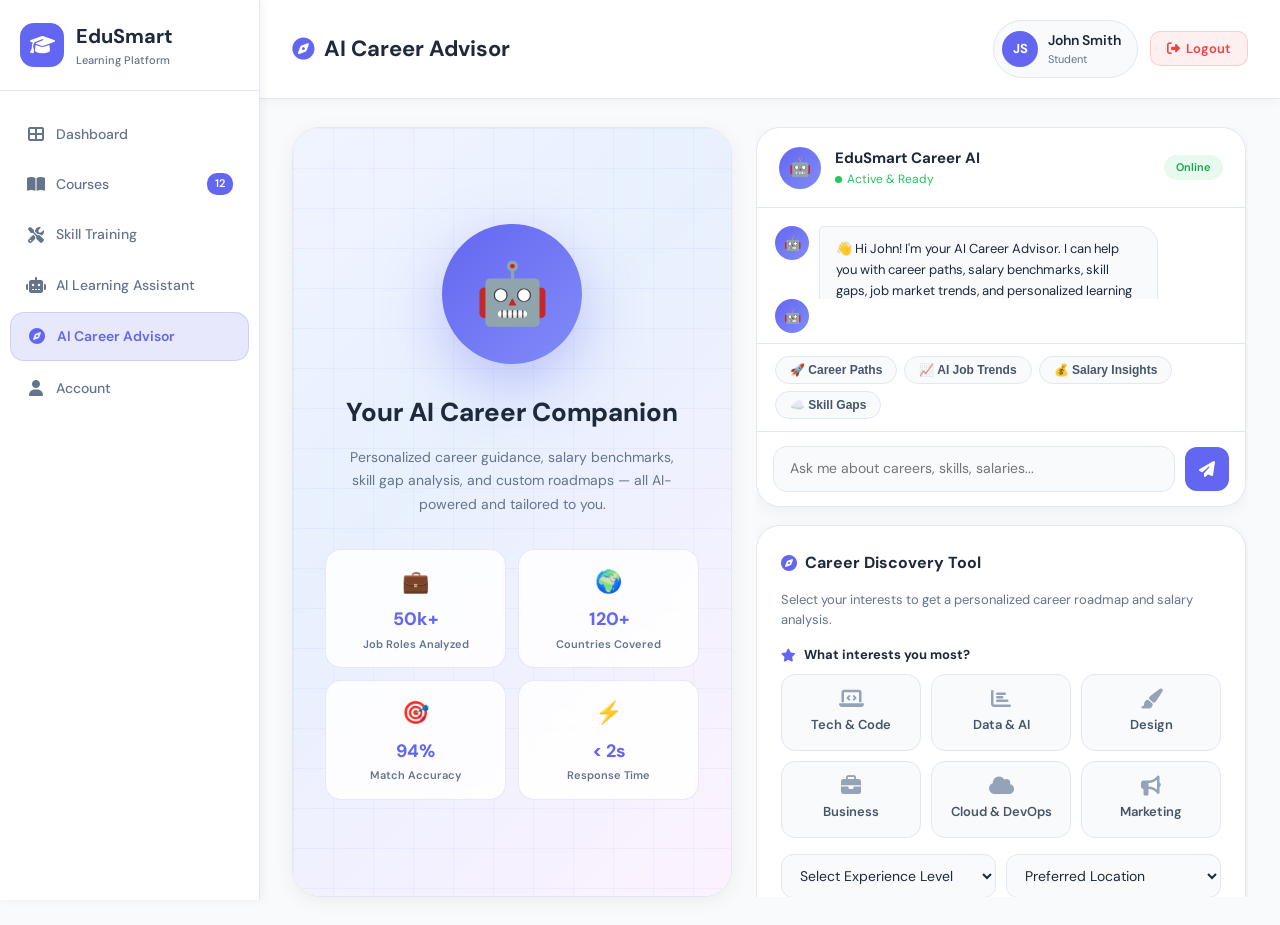
<file: aicarrer.html>
<!DOCTYPE html>
<html lang="en">
<head>
    <meta charset="UTF-8">
    <meta name="viewport" content="width=device-width, initial-scale=1.0">
    <title>AI Career Advisor – EduSmart</title>
    <meta name="description" content="Get personalized career guidance, roadmaps, and salary insights powered by AI.">
    <link href="https://fonts.googleapis.com/css2?family=DM+Sans:wght@400;500;600;700&display=swap" rel="stylesheet">
    <link rel="stylesheet" href="https://cdnjs.cloudflare.com/ajax/libs/font-awesome/6.4.0/css/all.min.css">
    <link rel="stylesheet" href="shared.css">
    <style>
        /* Studio Layout - Flipped for Bot Left, Chat Right */
        .career-studio {
            display: grid;
            grid-template-columns: 440px 1fr;
            gap: 24px;
            height: calc(100vh - 130px);
            min-height: 700px;
        }

        @media(max-width:1100px){
            .career-studio { grid-template-columns: 1fr; height:auto; min-height:auto; }
            .career-visual { height:380px; }
        }

        /* Visual Side (Left) */
        .career-visual {
            background: #ffffff;
            border: 1px solid var(--card-border);
            border-radius: 28px;
            overflow: hidden;
            position: relative;
            box-shadow: 0 4px 20px rgba(0,0,0,0.06);
        }

        .visual-bg {
            position: absolute; inset: 0;
            background: linear-gradient(135deg, #f0f4ff 0%, #e8f0fe 40%, #fdf2ff 100%);
        }

        .visual-grid {
            position: absolute; inset: 0;
            background-image: linear-gradient(rgba(99,102,241,.06) 1px, transparent 1px),
                              linear-gradient(90deg, rgba(99,102,241,.06) 1px, transparent 1px);
            background-size: 40px 40px;
        }

        .visual-content {
            position: relative; z-index: 2;
            display: flex; flex-direction: column; align-items: center; justify-content: center;
            height: 100%; padding: 32px; text-align: center;
        }

        .ai-bot-face {
            width: 140px; height: 140px; border-radius: 50%;
            background: linear-gradient(135deg, var(--accent), #818cf8);
            display: flex; align-items: center; justify-content: center;
            font-size: 60px;
            box-shadow: 0 20px 60px rgba(99,102,241,.35);
            margin-bottom: 28px;
            animation: float 3s ease-in-out infinite;
        }

        @keyframes float {
            0%,100%{ transform:translateY(0); }
            50%{ transform:translateY(-12px); }
        }

        .visual-title { font-size: 26px; font-weight: 800; color: #1e293b; margin-bottom: 12px; }
        .visual-sub   { font-size: 14px; color: #64748b; line-height: 1.7; max-width: 340px; margin-bottom: 32px; }

        /* Insight Cards */
        .insight-cards { display: grid; grid-template-columns: 1fr 1fr; gap: 12px; width: 100%; max-width: 400px; }
        .ins-card {
            background: rgba(255,255,255,.85);
            border: 1px solid rgba(99,102,241,.15);
            border-radius: 16px; padding: 14px;
            backdrop-filter: blur(6px);
        }
        .ins-icon { font-size: 22px; margin-bottom: 6px; }
        .ins-val  { font-size: 18px; font-weight: 800; color: var(--accent); }
        .ins-lbl  { font-size: 11px; color: #64748b; font-weight: 600; margin-top: 2px; }

        /* Career Content Side (Right) */
        .career-content {
            display: flex; flex-direction: column; gap: 0;
            overflow-y: auto;
            padding-right: 2px;
        }

        .career-content::-webkit-scrollbar { width: 5px; }
        .career-content::-webkit-scrollbar-thumb { background: var(--card-border); border-radius: 5px; }

        /* Discovery Card */
        .discovery-card {
            background: #fff; border: 1px solid var(--card-border); border-radius: 24px;
            padding: 24px; box-shadow: 0 4px 16px rgba(0,0,0,0.05);
            margin-bottom: 18px;
        }

        .disc-heading { font-size: 16px; font-weight: 700; color: #1e293b; margin-bottom: 14px; display: flex; align-items: center; gap: 8px; }
        .disc-heading i { color: var(--accent); }

        .op-grid { display: grid; grid-template-columns: repeat(auto-fit, minmax(130px, 1fr)); gap: 10px; margin-bottom: 16px; }
        .op-card {
            padding: 14px 10px; background: #f8fafc; border: 1px solid var(--card-border);
            border-radius: 14px; cursor: pointer; transition: all 0.25s; text-align: center;
            color: #475569; font-size: 13px; font-weight: 600;
        }
        .op-card i { display: block; font-size: 20px; margin-bottom: 6px; color: #94a3b8; }
        .op-card:hover { border-color: var(--accent); background: var(--accent-glow); color: var(--accent); }
        .op-card:hover i { color: var(--accent); }
        .op-card.selected { border-color: var(--accent); background: var(--accent-glow); color: var(--accent); }
        .op-card.selected i { color: var(--accent); }

        .form-row { display: flex; gap: 10px; margin-bottom: 12px; }
        .form-row .filter-select { flex: 1; }

        /* Chat Panel */
        .chat-card {
            background: #fff; border: 1px solid var(--card-border); border-radius: 24px;
            display: flex; flex-direction: column; overflow: hidden;
            box-shadow: 0 4px 16px rgba(0,0,0,0.05);
            flex: 1; min-height: 380px;
        }
        .chat-header {
            padding: 18px 22px; border-bottom: 1px solid var(--card-border);
            display: flex; align-items: center; gap: 14px;
        }
        .chat-avatar {
            width: 42px; height: 42px; border-radius: 50%;
            background: linear-gradient(135deg, var(--accent), #818cf8);
            display: flex; align-items: center; justify-content: center;
            font-size: 18px; color: white; flex-shrink: 0;
        }
        .chat-header-name { font-size: 15px; font-weight: 700; color: #1e293b; }
        .chat-header-status { font-size: 12px; color: #22c55e; display: flex; align-items: center; gap: 5px; }
        .status-dot { width: 7px; height: 7px; border-radius: 50%; background: #22c55e; animation: pulse 2s infinite; }
        @keyframes pulse { 0%,100%{opacity:1}50%{opacity:.5} }
        .chat-online-pill { margin-left:auto; background:rgba(34,197,94,.1); color:#16a34a; padding:4px 12px; border-radius:20px; font-size:11px; font-weight:600; }

        .chat-messages {
            flex: 1; padding: 18px; overflow-y: auto; display: flex; flex-direction: column; gap: 14px;
        }
        .chat-messages::-webkit-scrollbar { width: 4px; }
        .chat-messages::-webkit-scrollbar-thumb { background: #e2e8f0; border-radius:4px; }

        .msg { display: flex; gap: 10px; }
        .msg.user { flex-direction: row-reverse; }

        .msg-avatar { width: 34px; height: 34px; border-radius: 50%; display: flex; align-items: center; justify-content: center; font-size: 14px; flex-shrink: 0; }
        .ma-bot  { background: linear-gradient(135deg, var(--accent), #818cf8); color: white; }
        .ma-user { background: #f1f5f9; color: #475569; font-weight: 700; font-size: 12px; }

        .msg-bubble {
            max-width: 75%; padding: 12px 16px; border-radius: 18px; font-size: 13px; line-height: 1.6;
        }
        .msg.bot  .msg-bubble { background: #f8fafc; border: 1px solid var(--card-border); color: #1e293b; border-top-left-radius: 4px; }
        .msg.user .msg-bubble { background: var(--accent); color: white; border-top-right-radius: 4px; }

        .typing-indicator { display: none; align-items: center; gap: 6px; padding: 12px 16px; background: #f8fafc; border: 1px solid var(--card-border); border-radius: 18px; width: fit-content; border-top-left-radius: 4px; }
        .typing-indicator.show { display: flex; }
        .typing-dot { width: 7px; height: 7px; border-radius: 50%; background: var(--accent); animation: bounce 1.2s ease infinite; }
        .typing-dot:nth-child(2){ animation-delay: .2s; }
        .typing-dot:nth-child(3){ animation-delay: .4s; }
        @keyframes bounce{ 0%,60%,100%{transform:translateY(0)}30%{transform:translateY(-7px)} }

        .chat-suggestions { display: flex; flex-wrap: wrap; gap: 7px; padding: 12px 18px; border-top: 1px solid var(--card-border); }
        .sug-chip { padding: 6px 14px; background: #f8fafc; border: 1px solid var(--card-border); border-radius: 20px; font-size: 12px; font-weight: 600; color: #475569; cursor: pointer; transition: all 0.2s; }
        .sug-chip:hover { border-color: var(--accent); color: var(--accent); background: var(--accent-glow); }

        .chat-input-row {
            padding: 14px 16px; border-top: 1px solid var(--card-border);
            display: flex; gap: 10px; align-items: center;
        }
        .chat-input {
            flex: 1; padding: 12px 16px; background: #f8fafc; border: 1px solid var(--card-border);
            border-radius: 14px; font-size: 14px; color: #1e293b; resize: none;
            font-family: inherit; outline: none; transition: all 0.2s; height: 46px; line-height: 1.4;
        }
        .chat-input:focus { border-color: var(--accent); box-shadow: 0 0 0 3px var(--accent-glow); background: #fff; }

        .send-btn {
            width: 44px; height: 44px; border-radius: 12px; background: var(--accent); border: none;
            color: white; font-size: 16px; cursor: pointer; display: flex; align-items: center; justify-content: center;
            transition: all 0.2s; flex-shrink: 0;
        }
        .send-btn:hover { background: var(--accent-secondary); transform: translateY(-1px); }

        /* Result Panel */
        .result-panel { display: none; margin-top: 18px; }
        .result-panel.active { display: block; animation: slideUpF 0.5s ease; }
        @keyframes slideUpF{ from{opacity:0;transform:translateY(20px)}to{opacity:1;transform:translateY(0)} }

        .result-grid { display: grid; grid-template-columns: 1fr 1fr; gap: 12px; margin-bottom: 16px; }
        .result-metric { background: #fff; border: 1px solid var(--card-border); border-radius: 16px; padding: 16px; text-align: center; }
        .rm-val { font-size: 22px; font-weight: 800; color: var(--accent); }
        .rm-lbl { font-size: 11px; color: #64748b; margin-top: 3px; }

        .roadmap-line { border-left: 2px dashed rgba(99,102,241,.3); padding-left: 24px; margin-left: 8px; }
        .rm-step { position: relative; padding: 12px 14px; background: #f8fafc; border: 1px solid var(--card-border); border-radius: 12px; margin-bottom: 10px; color: #475569; font-size: 13px; font-weight: 500; }
        .rm-step::before { content:''; position:absolute; left:-30px; top:50%; transform:translateY(-50%); width:12px; height:12px; border-radius:50%; background:var(--accent); border:3px solid #fff; box-shadow:0 0 0 2px var(--accent); }
        .rm-step.done { background:rgba(99,102,241,.06); border-color:rgba(99,102,241,.2); color:#1e293b; }
        .rm-step .step-label { font-size:11px; font-weight:700; color:var(--accent); margin-bottom:3px; }
    </style>
</head>
<body>
    <div class="app-container">
        <!-- Sidebar -->
        <aside class="sidebar" id="sidebar">
            <a href="index.html" class="sidebar-logo" style="text-decoration: none; color: inherit;">
                <div class="sidebar-logo-icon"><i class="fas fa-graduation-cap"></i></div>
                <div>
                    <div class="sidebar-logo-text">EduSmart</div>
                    <div class="sidebar-logo-sub">Learning Platform</div>
                </div>
            </a>
            <ul class="nav-menu">
                <li class="nav-item"><a href="edu-dashboard.html" class="nav-link"><i class="fas fa-th-large"></i><span>Dashboard</span></a></li>
                <li class="nav-item"><a href="course.html" class="nav-link"><i class="fas fa-book-open"></i><span>Courses</span><span class="nav-badge">12</span></a></li>
                <li class="nav-item"><a href="skill.html" class="nav-link"><i class="fas fa-tools"></i><span>Skill Training</span></a></li>
                <li class="nav-item"><a href="education.html" class="nav-link"><i class="fas fa-robot"></i><span>AI Learning Assistant</span></a></li>
                <li class="nav-item"><a href="aicarrer.html" class="nav-link active"><i class="fas fa-compass"></i><span>AI Career Advisor</span></a></li>
                <li class="nav-item"><a href="#" class="nav-link"><i class="fas fa-user"></i><span>Account</span></a></li>
            </ul>
        </aside>

        <!-- Main Content -->
        <main class="main-content">
            <div class="page-header">
                <div style="display:flex;align-items:center;gap:12px;">
                    <button class="menu-toggle" onclick="document.getElementById('sidebar').classList.toggle('open')"><i class="fas fa-bars"></i></button>
                    <h1 class="page-header-title"><i class="fas fa-compass"></i> AI Career Advisor</h1>
                </div>
                <div class="header-actions">
                    <div class="user-profile-pill">
                        <div class="user-avatar">JS</div>
                        <div><div class="user-name-text">John Smith</div><div class="user-role-text">Student</div></div>
                    </div>
                    <button class="btn-logout"><i class="fas fa-sign-out-alt"></i> Logout</button>
                </div>
            </div>

            <div class="content-area">
                <div class="career-studio">
                    <!-- Visual Side (Bot Left) -->
                    <div class="career-visual">
                        <div class="visual-bg"></div>
                        <div class="visual-grid"></div>
                        <div class="visual-content">
                            <div class="ai-bot-face">🤖</div>
                            <div class="visual-title">Your AI Career Companion</div>
                            <div class="visual-sub">Personalized career guidance, salary benchmarks, skill gap analysis, and custom roadmaps — all AI-powered and tailored to you.</div>
                            <div class="insight-cards">
                                <div class="ins-card"><div class="ins-icon">💼</div><div class="ins-val">50k+</div><div class="ins-lbl">Job Roles Analyzed</div></div>
                                <div class="ins-card"><div class="ins-icon">🌍</div><div class="ins-val">120+</div><div class="ins-lbl">Countries Covered</div></div>
                                <div class="ins-card"><div class="ins-icon">🎯</div><div class="ins-val">94%</div><div class="ins-lbl">Match Accuracy</div></div>
                                <div class="ins-card"><div class="ins-icon">⚡</div><div class="ins-val">&lt; 2s</div><div class="ins-lbl">Response Time</div></div>
                            </div>
                        </div>
                    </div>

                    <!-- Content Side (Full Chat Right) -->
                    <div class="career-content">
                        <!-- Chat Panel -->
                        <div class="chat-card">
                            <div class="chat-header">
                                <div class="chat-avatar">🤖</div>
                                <div>
                                    <div class="chat-header-name">EduSmart Career AI</div>
                                    <div class="chat-header-status"><span class="status-dot"></span> Active & Ready</div>
                                </div>
                                <div class="chat-online-pill">Online</div>
                            </div>

                            <div class="chat-messages" id="chatMessages">
                                <div class="msg bot">
                                    <div class="msg-avatar ma-bot">🤖</div>
                                    <div class="msg-bubble">👋 Hi John! I'm your AI Career Advisor. I can help you with career paths, salary benchmarks, skill gaps, job market trends, and personalized learning roadmaps. What would you like to explore today?</div>
                                </div>
                            </div>

                            <div class="msg" id="typingIndicator" style="padding:0 18px 10px;">
                                <div class="msg-avatar ma-bot">🤖</div>
                                <div class="typing-indicator" id="typingDots">
                                    <div class="typing-dot"></div>
                                    <div class="typing-dot"></div>
                                    <div class="typing-dot"></div>
                                </div>
                            </div>

                            <div class="chat-suggestions" id="sugChips">
                                <button class="sug-chip" onclick="sendQuick('What career paths suit a web developer?')">🚀 Career Paths</button>
                                <button class="sug-chip" onclick="sendQuick('What are AI job market trends?')">📈 AI Job Trends</button>
                                <button class="sug-chip" onclick="sendQuick('What salary can I expect as a data scientist?')">💰 Salary Insights</button>
                                <button class="sug-chip" onclick="sendQuick('What skills should I learn for cloud computing?')">☁️ Skill Gaps</button>
                            </div>

                            <div class="chat-input-row">
                                <textarea class="chat-input" id="chatInput" placeholder="Ask me about careers, skills, salaries..." rows="1"></textarea>
                                <button class="send-btn" onclick="sendMessage()"><i class="fas fa-paper-plane"></i></button>
                            </div>
                        </div>

                        <!-- Discovery Card -->
                        <div class="discovery-card" style="margin-top:18px;">
                            <div class="disc-heading"><i class="fas fa-compass"></i> Career Discovery Tool</div>
                            <p style="font-size:13px;color:#64748b;margin-bottom:14px;">Select your interests to get a personalized career roadmap and salary analysis.</p>

                            <div class="disc-heading" style="font-size:13px;margin-bottom:8px;"><i class="fas fa-star"></i> What interests you most?</div>
                            <div class="op-grid" id="interestGrid">
                                <div class="op-card" onclick="toggleOp(this)"><i class="fas fa-laptop-code"></i> Tech & Code</div>
                                <div class="op-card" onclick="toggleOp(this)"><i class="fas fa-chart-bar"></i> Data & AI</div>
                                <div class="op-card" onclick="toggleOp(this)"><i class="fas fa-paint-brush"></i> Design</div>
                                <div class="op-card" onclick="toggleOp(this)"><i class="fas fa-briefcase"></i> Business</div>
                                <div class="op-card" onclick="toggleOp(this)"><i class="fas fa-cloud"></i> Cloud & DevOps</div>
                                <div class="op-card" onclick="toggleOp(this)"><i class="fas fa-bullhorn"></i> Marketing</div>
                            </div>

                            <div class="form-row" style="margin-top:12px;">
                                <select class="filter-select"><option>Select Experience Level</option><option>Fresher (0–1 yr)</option><option>Junior (1–3 yrs)</option><option>Mid (3–5 yrs)</option><option>Senior (5+ yrs)</option></select>
                                <select class="filter-select"><option>Preferred Location</option><option>Remote</option><option>USA</option><option>Europe</option><option>India</option><option>Global</option></select>
                            </div>

                            <button class="btn-primary" style="width:100%;justify-content:center;" onclick="generateRoadmap()">
                                <i class="fas fa-magic"></i> Generate My Career Roadmap
                            </button>

                            <!-- Result Panel -->
                            <div class="result-panel" id="resultPanel">
                                <div style="font-size:15px;font-weight:700;color:#1e293b;margin:16px 0 10px;display:flex;align-items:center;gap:8px;"><i class="fas fa-chart-line" style="color:var(--accent);"></i> Your Career Snapshot</div>
                                <div class="result-grid">
                                    <div class="result-metric"><div class="rm-val" id="rmSalary">$92k</div><div class="rm-lbl">Avg. Starting Salary</div></div>
                                    <div class="result-metric"><div class="rm-val" id="rmGrowth">28%</div><div class="rm-lbl">Job Growth (5yr)</div></div>
                                    <div class="result-metric"><div class="rm-val" id="rmDemand">High</div><div class="rm-lbl">Market Demand</div></div>
                                    <div class="result-metric"><div class="rm-val" id="rmTime">6 mo</div><div class="rm-lbl">Time to Job-Ready</div></div>
                                </div>
                                <div style="font-size:14px;font-weight:700;color:#1e293b;margin-bottom:10px;"><i class="fas fa-road" style="color:var(--accent);margin-right:6px;"></i> Suggested Roadmap</div>
                                <div class="roadmap-line" id="roadmapSteps"></div>
                            </div>
                        </div>
                    </div>
                </div>
            </div>
        </main>
    </div>

    <script>
    // Chat functionality
    const OPENROUTER_API_KEY = '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';
    let chatHistory = [
        { role: 'system', content: 'You are an AI Career Advisor for EduSmart. Your goal is to provide personalized career guidance, technical roadmap suggestions, and industry insights. Be professional, encouraging, and data-driven.' }
    ];

    async function sendMessage() {
        const input = document.getElementById('chatInput');
        const msg = input.value.trim();
        if (!msg) return;

        appendMsg(msg, 'user');
        chatHistory.push({ role: 'user', content: msg });
        input.value = '';
        
        showTyping();
        
        try {
            const response = await fetch('https://openrouter.ai/api/v1/chat/completions', {
                method: 'POST',
                headers: {
                    'Content-Type': 'application/json',
                    'Authorization': `Bearer ${OPENROUTER_API_KEY}`,
                    'HTTP-Referer': window.location.origin,
                    'X-Title': 'EduSmart AI Career Advisor'
                },
                body: JSON.stringify({
                    model: 'google/gemini-2.0-flash-001',
                    messages: chatHistory
                })
            });

            if (!response.ok) throw new Error('API Request Failed');

            const data = await response.json();
            const aiResponse = data.choices[0].message.content;

            hideTyping();
            appendMsg(aiResponse, 'bot');
            chatHistory.push({ role: 'assistant', content: aiResponse });
        } catch (error) {
            console.error('Error:', error);
            hideTyping();
            appendMsg("Error encountered. Please make it better (check API key or connection).", 'bot');
        }
    }

    async function sendQuick(msg) {
        appendMsg(msg, 'user');
        chatHistory.push({ role: 'user', content: msg });
        showTyping();
        
        try {
            const response = await fetch('https://openrouter.ai/api/v1/chat/completions', {
                method: 'POST',
                headers: {
                    'Content-Type': 'application/json',
                    'Authorization': `Bearer ${OPENROUTER_API_KEY}`,
                    'HTTP-Referer': window.location.origin,
                    'X-Title': 'EduSmart AI Career Advisor'
                },
                body: JSON.stringify({
                    model: 'google/gemini-2.0-flash-001',
                    messages: chatHistory
                })
            });

            if (!response.ok) throw new Error('API Request Failed');

            const data = await response.json();
            const aiResponse = data.choices[0].message.content;

            hideTyping();
            appendMsg(aiResponse, 'bot');
            chatHistory.push({ role: 'assistant', content: aiResponse });
        } catch (error) {
            console.error('Error:', error);
            hideTyping();
            appendMsg("Error encountered. Please make it better.", 'bot');
        }
    }

    function appendMsg(text, type) {
        const ctn = document.getElementById('chatMessages');
        const avt = type === 'bot' ? '<div class="msg-avatar ma-bot">🤖</div>' : '<div class="msg-avatar ma-user">JS</div>';
        const div = document.createElement('div');
        div.className = `msg ${type}`;
        div.innerHTML = `${type==='user'?'':avt}<div class="msg-bubble">${text}</div>${type==='user'?avt:''}`;
        ctn.appendChild(div);
        ctn.scrollTop = ctn.scrollHeight;
    }

    function showTyping() {
        const ti = document.getElementById('typingIndicator');
        ti.querySelector('.typing-indicator').classList.add('show');
        document.getElementById('chatMessages').scrollTop = 99999;
    }

    function hideTyping() {
        document.getElementById('typingIndicator').querySelector('.typing-indicator').classList.remove('show');
    }

    document.getElementById('chatInput').addEventListener('keydown', e => {
        if (e.key === 'Enter' && !e.shiftKey) { e.preventDefault(); sendMessage(); }
    });

    // Career Discovery
    function toggleOp(el) { el.classList.toggle('selected'); }

    const roadmaps = {
        default: [
            { label:'Month 1–2', text:'Foundation Skills — HTML, CSS, Python Basics' },
            { label:'Month 3–4', text:'Core Technologies — React, Node.js / Machine Learning' },
            { label:'Month 5–6', text:'Build Portfolio — 3 real-world projects' },
            { label:'Month 7–8', text:'Career Prep — Resume, LinkedIn, interviews' },
            { label:'Month 9+',  text:'Job Applications & Networking' },
        ]
    };

    const salaryData = {
        'Tech & Code':   { salary:'$88k', growth:'35%', demand:'Very High', time:'6 mo' },
        'Data & AI':     { salary:'$102k', growth:'42%', demand:'Very High', time:'8 mo' },
        'Design':        { salary:'$76k', growth:'22%', demand:'High', time:'5 mo' },
        'Business':      { salary:'$72k', growth:'18%', demand:'Moderate', time:'4 mo' },
        'Cloud & DevOps':{ salary:'$110k', growth:'38%', demand:'Very High', time:'7 mo' },
        'Marketing':     { salary:'$65k', growth:'24%', demand:'High', time:'4 mo' },
    };

    function generateRoadmap() {
        const selected = [...document.querySelectorAll('.op-card.selected')];
        let data = { salary:'$92k', growth:'28%', demand:'High', time:'6 mo' };
        if (selected.length > 0) {
            const key = selected[0].textContent.trim();
            data = salaryData[key] || data;
        }
        document.getElementById('rmSalary').textContent = data.salary;
        document.getElementById('rmGrowth').textContent = data.growth;
        document.getElementById('rmDemand').textContent = data.demand;
        document.getElementById('rmTime').textContent = data.time;

        document.getElementById('roadmapSteps').innerHTML = roadmaps.default.map((s,i) => `
            <div class="rm-step ${i<2?'done':''}">
                <div class="step-label">${s.label}</div>
                ${s.text}
            </div>
        `).join('');

        document.getElementById('resultPanel').classList.add('active');
        document.getElementById('resultPanel').scrollIntoView({ behavior:'smooth', block:'nearest' });
    }

    // Reveal
    setTimeout(() => document.querySelectorAll('.reveal').forEach(el => el.classList.add('visible')), 80);
    </script>
    <!-- LiveChatAI Embed -->
    <script src="https://app.livechatai.com/embed.js" data-id="cmfz1zexb0001la04iulo7jea" async defer></script>
</body>
</html>
</file>
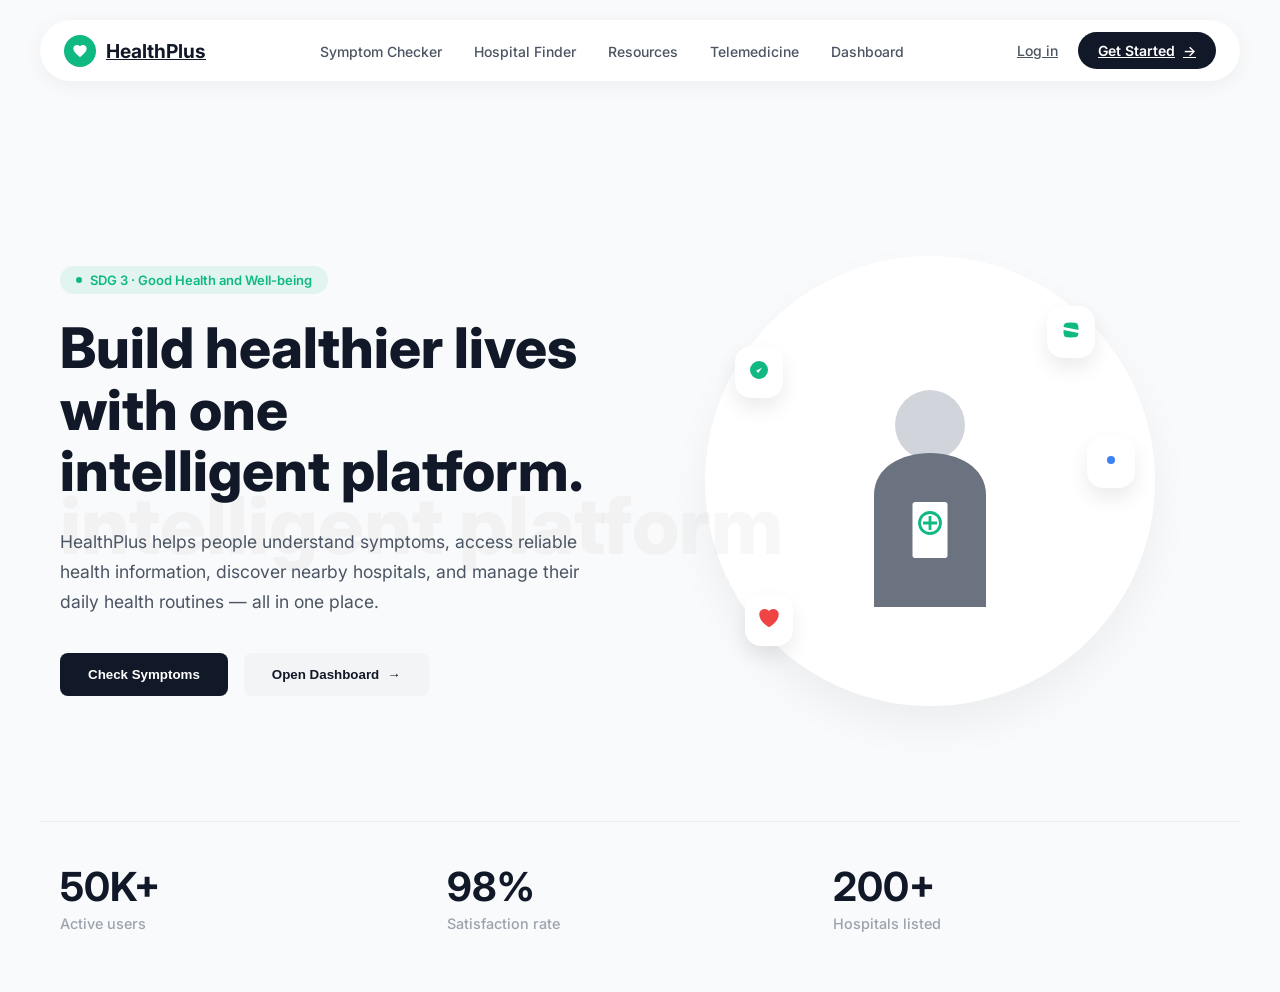
<file: health.html>
<!DOCTYPE html>
<html lang="en">
<head>
    <meta charset="UTF-8">
    <meta name="viewport" content="width=device-width, initial-scale=1.0">
    <title>HealthPlus - Modern Healthcare Platform</title>
    <!-- Inter Font for Modern SaaS Look -->
    <link href="https://fonts.googleapis.com/css2?family=Inter:wght@300;400;500;600;700;800&display=swap" rel="stylesheet">
    <style>
        :root {
            --primary-green: #10B981;
            --primary-dark: #111827;
            --text-grey: #4B5563;
            --text-light: #9CA3AF;
            --bg-light: #F9FAFB;
            --white: #FFFFFF;
            --accent-bg: #F3F4F6;
        }

        * {
            margin: 0;
            padding: 0;
            box-sizing: border-box;
        }

        body {
            font-family: 'Inter', sans-serif;
            background-color: var(--bg-light);
            color: var(--primary-dark);
            overflow-x: hidden;
        }

        /* --- Navigation Bar --- */
        .navbar-container {
            display: flex;
            justify-content: center;
            padding: 20px 20px;
            position: sticky;
            top: 0;
            z-index: 100;
            background-color: var(--bg-light);
        }

        .navbar {
            display: flex;
            justify-content: space-between;
            align-items: center;
            width: 100%;
            max-width: 1200px;
            background: var(--white);
            padding: 12px 24px;
            border-radius: 100px;
            box-shadow: 0 4px 20px rgba(0, 0, 0, 0.05);
        }

        .logo {
            display: flex;
            align-items: center;
            gap: 10px;
            font-weight: 700;
            font-size: 1.2rem;
            color: var(--primary-dark);
        }

        .logo-icon {
            width: 32px;
            height: 32px;
            background: var(--primary-green);
            border-radius: 50%;
            display: flex;
            align-items: center;
            justify-content: center;
            color: white;
            font-size: 16px;
        }

        .nav-links {
            display: flex;
            gap: 32px;
            list-style: none;
        }

        .nav-links a {
            text-decoration: none;
            color: var(--text-grey);
            font-size: 14px;
            font-weight: 500;
            transition: color 0.3s;
        }

        .nav-links a:hover {
            color: var(--primary-dark);
        }

        .nav-actions {
            display: flex;
            align-items: center;
            gap: 20px;
        }

        .login-btn {
            color: var(--text-grey);
            font-weight: 500;
            font-size: 14px;
            cursor: pointer;
            background: none;
            border: none;
        }

        .get-started-btn {
            background: var(--primary-dark);
            color: var(--white);
            padding: 10px 20px;
            border-radius: 50px;
            font-size: 14px;
            font-weight: 600;
            border: none;
            cursor: pointer;
            display: flex;
            align-items: center;
            gap: 8px;
            transition: transform 0.2s;
        }

        .get-started-btn:hover {
            transform: translateY(-2px);
        }

        /* --- Hero Section --- */
        .hero {
            display: flex;
            max-width: 1200px;
            margin: 0 auto;
            padding: 60px 20px 20px;
            min-height: 80vh;
            align-items: center;
            position: relative;
        }

        .hero-left {
            flex: 1;
            position: relative;
            z-index: 2;
        }

        .sdg-label {
            display: inline-flex;
            align-items: center;
            gap: 8px;
            background: rgba(16, 185, 129, 0.1);
            color: var(--primary-green);
            padding: 6px 16px;
            border-radius: 20px;
            font-size: 13px;
            font-weight: 600;
            margin-bottom: 24px;
        }

        .sdg-dot {
            width: 6px;
            height: 6px;
            background: var(--primary-green);
            border-radius: 50%;
        }

        .hero-title {
            font-size: 3.5rem;
            line-height: 1.1;
            font-weight: 800;
            margin-bottom: 24px;
            color: var(--primary-dark);
            position: relative;
        }

        /* Background Overlay Text Style */
        .hero-title span {
            position: relative;
            display: inline-block;
        }
        
        .hero-title span::after {
            content: 'intelligent platform';
            position: absolute;
            top: 40px;
            left: 0;
            font-size: 5rem;
            font-weight: 800;
            color: rgba(200, 200, 200, 0.15);
            white-space: nowrap;
            z-index: -1;
            pointer-events: none;
        }

        .hero-desc {
            font-size: 1.1rem;
            color: var(--text-grey);
            line-height: 1.7;
            margin-bottom: 36px;
            max-width: 540px;
        }

        .hero-buttons {
            display: flex;
            gap: 16px;
        }

        .btn-black {
            background: var(--primary-dark);
            color: white;
            padding: 14px 28px;
            border-radius: 8px;
            font-weight: 600;
            border: none;
            cursor: pointer;
            transition: opacity 0.3s;
        }

        .btn-grey {
            background: var(--accent-bg);
            color: var(--primary-dark);
            padding: 14px 28px;
            border-radius: 8px;
            font-weight: 600;
            border: none;
            cursor: pointer;
            display: flex;
            align-items: center;
            gap: 8px;
        }

        /* --- Hero Right Illustration --- */
        .hero-right {
            flex: 1;
            position: relative;
            display: flex;
            justify-content: center;
            align-items: center;
            height: 100%;
        }

        .illustration-circle {
            width: 450px;
            height: 450px;
            background: var(--white);
            border-radius: 50%;
            position: relative;
            box-shadow: 0 20px 40px rgba(0,0,0,0.05);
            display: flex;
            justify-content: center;
            align-items: center;
        }

        /* Doctor Illustration (Simulated with SVG container) */
        .doctor-svg {
            width: 280px;
            height: 300px;
            z-index: 2;
        }

        /* Floating Icons Styles */
        .float-icon {
            position: absolute;
            background: white;
            padding: 12px;
            border-radius: 16px;
            box-shadow: 0 10px 20px rgba(0,0,0,0.08);
            animation: float 4s ease-in-out infinite;
        }

        .icon-1 { top: 50px; right: 60px; animation-delay: 0s; }
        .icon-2 { bottom: 60px; left: 40px; animation-delay: 1.5s; }
        .icon-3 { top: 40%; right: 20px; animation-delay: 1s; }
        .icon-4 { top: 20%; left: 30px; animation-delay: 0.5s; }
        .icon-5 { bottom: 100px; right: 100px; animation-delay: 2s; }

        @keyframes float {
            0% { transform: translateY(0px); }
            50% { transform: translateY(-12px); }
            100% { transform: translateY(0px); }
        }

        /* --- Statistics Section --- */
        .stats-container {
            max-width: 1200px;
            margin: 0 auto 60px;
            padding: 0 20px;
            display: flex;
            justify-content: space-between;
            border-top: 1px solid rgba(0,0,0,0.05);
            padding-top: 40px;
        }

        .stat-item {
            text-align: left;
            flex: 1;
        }

        .stat-number {
            font-size: 2.5rem;
            font-weight: 700;
            color: var(--primary-dark);
            margin-bottom: 4px;
        }

        .stat-label {
            font-size: 0.9rem;
            color: var(--text-light);
            font-weight: 500;
        }

        /* --- Responsive Design --- */
        @media (max-width: 1024px) {
            .hero {
                flex-direction: column;
                text-align: center;
            }
            .hero-left {
                margin-bottom: 60px;
                display: flex;
                flex-direction: column;
                align-items: center;
            }
            .hero-title span::after {
                display: none; /* Hide overlay text on smaller screens */
            }
            .hero-title {
                font-size: 2.5rem;
            }
            .illustration-circle {
                width: 300px;
                height: 300px;
            }
            .nav-links {
                display: none;
            }
        }
    </style>
</head>
<body>

    <!-- Navbar -->
    <div class="navbar-container">
        <nav class="navbar">
            <a href="index.html" class="logo">
                <div class="logo-icon">
                    <svg width="16" height="16" viewBox="0 0 24 24" fill="currentColor">
                        <path d="M12 21.35l-1.45-1.32C5.4 15.36 2 12.28 2 8.5 2 5.42 4.42 3 7.5 3c1.74 0 3.41.81 4.5 2.09C13.09 3.81 14.76 3 16.5 3 19.58 3 22 5.42 22 8.5c0 3.78-3.4 6.86-8.55 11.54L12 21.35z"/>
                    </svg>
                </div>
                HealthPlus
            </a>

            <ul class="nav-links">
                <li><a href="symptom.html">Symptom Checker</a></li>
                <li><a href="hospital-finder.html">Hospital Finder</a></li>
                <li><a href="resources.html">Resources</a></li>
                <li><a href="telemedicine.html">Telemedicine</a></li>
                <li><a href="health-dashboard.html">Dashboard</a></li>
            </ul>

            <div class="nav-actions">
                <a href="login.html" class="login-btn">Log in</a>
                <a href="login.html" class="get-started-btn">
                    Get Started <span>→</span>
                </a>
            </div>
        </nav>
    </div>

    <!-- Hero Section -->
    <div class="hero">
        <!-- Left Column -->
        <div class="hero-left">
            <div class="sdg-label">
                <span class="sdg-dot"></span>
                SDG 3 · Good Health and Well-being
            </div>
            
            <h1 class="hero-title">
                Build healthier lives with one <br>
                <span>intelligent platform.</span>
            </h1>

            <p class="hero-desc">
                HealthPlus helps people understand symptoms, access reliable health information, discover nearby hospitals, and manage their daily health routines — all in one place.
            </p>

            <div class="hero-buttons">
                <button class="btn-black" onclick="window.location.href='symptom.html'">Check Symptoms</button>
                <button class="btn-grey" onclick="window.location.href='health-dashboard.html'">Open Dashboard <span>→</span></button>
            </div>
        </div>

        <!-- Right Column (Illustration) -->
        <div class="hero-right">
            <div class="illustration-circle">
                <!-- Doctor Illustration (Inline SVG for demonstration) -->
                <svg class="doctor-svg" viewBox="0 0 400 400" fill="none" xmlns="http://www.w3.org/2000/svg">
                    <!-- Simplified Doctor Figure -->
                    <circle cx="200" cy="120" r="50" fill="#D1D5DB"/> <!-- Head -->
                    <path d="M120 380 L120 220 C120 180 160 160 200 160 C240 160 280 180 280 220 L280 380" fill="#6B7280"/> <!-- Body -->
                    <rect x="175" y="230" width="50" height="80" rx="4" fill="white"/> <!-- Tablet -->
                    <circle cx="200" cy="260" r="15" stroke="#10B981" stroke-width="4" fill="none"/> <!-- Tablet Icon -->
                    <path d="M190 260 L210 260 M200 250 L200 270" stroke="#10B981" stroke-width="4"/> <!-- Plus -->
                </svg>

                <!-- Floating Icons -->
                <div class="float-icon icon-1">
                    <svg width="24" height="24" fill="#10B981" viewBox="0 0 24 24"><path d="M19.5 12c0-1.232-.046-2.453-.138-3.662a4.006 4.006 0 00-3.7-3.7 48.678 48.678 0 00-7.324 0 4.006 4.006 0 00-3.7 3.7c-.017.22-.032.441-.046.662M19.5 12l3-3m-3 3l-3-3m-12 3c0 1.232.046 2.453.138 3.662a4.006 4.006 0 003.7 3.7 48.656 48.656 0 007.324 0 4.006 4.006 0 003.7-3.7c.017-.22.032-.441.046-.662M4.5 12l3 3m-3-3l-3 3"/></svg>
                </div>
                <div class="float-icon icon-2">
                    <svg width="24" height="24" fill="#EF4444" viewBox="0 0 24 24"><path fill-rule="evenodd" d="M11.645 20.91l-.007-.003-.022-.012a15.247 15.247 0 01-.383-.218 25.18 25.18 0 01-4.244-3.17C4.688 15.36 2.25 12.174 2.25 8.25 2.25 5.322 4.714 3 7.688 3A5.5 5.5 0 0112 5.052 5.5 5.5 0 0116.313 3c2.973 0 5.437 2.322 5.437 5.25 0 3.925-2.438 7.111-4.739 9.256a25.175 25.175 0 01-4.244 3.17 15.247 15.247 0 01-.383.219l-.022.012-.007.004-.003.001a.752.752 0 01-.704 0l-.003-.001z" clip-rule="evenodd"/></svg>
                </div>
                <div class="float-icon icon-3">
                    <svg width="24" height="24" fill="#3B82F6" viewBox="0 0 24 24"><path d="M12 3v1m0 16v1m9-9h-1M4 12H3m15.364 6.364l-.707-.707M6.343 6.343l-.707-.707m12.728 0l-.707.707M6.343 17.657l-.707.707M16 12a4 4 0 11-8 0 4 4 0 018 0z"/></svg>
                </div>
                <div class="float-icon icon-4">
                    <svg width="24" height="24" fill="#10B981" viewBox="0 0 24 24"><path d="M9 12.75L11.25 15 15 9.75M21 12a9 9 0 11-18 0 9 9 0 0118 0z"/></svg>
                </div>
            </div>
        </div>
    </div>

    <!-- Statistics Section -->
    <div class="stats-container">
        <div class="stat-item">
            <div class="stat-number">50K+</div>
            <div class="stat-label">Active users</div>
        </div>
        <div class="stat-item">
            <div class="stat-number">98%</div>
            <div class="stat-label">Satisfaction rate</div>
        </div>
        <div class="stat-item">
            <div class="stat-number">200+</div>
            <div class="stat-label">Hospitals listed</div>
        </div>
    </div>

    <script>
        // Simple JavaScript for Button Interaction
        document.querySelector('.btn-grey').addEventListener('click', () => {
            window.location.href = 'health-dashboard.html';
        });
    </script>
    <!-- LiveChatAI Embed -->
    <script src="https://app.livechatai.com/embed.js" data-id="cmfz1zexb0001la04iulo7jea" async defer></script>
</body>
</html>
</file>
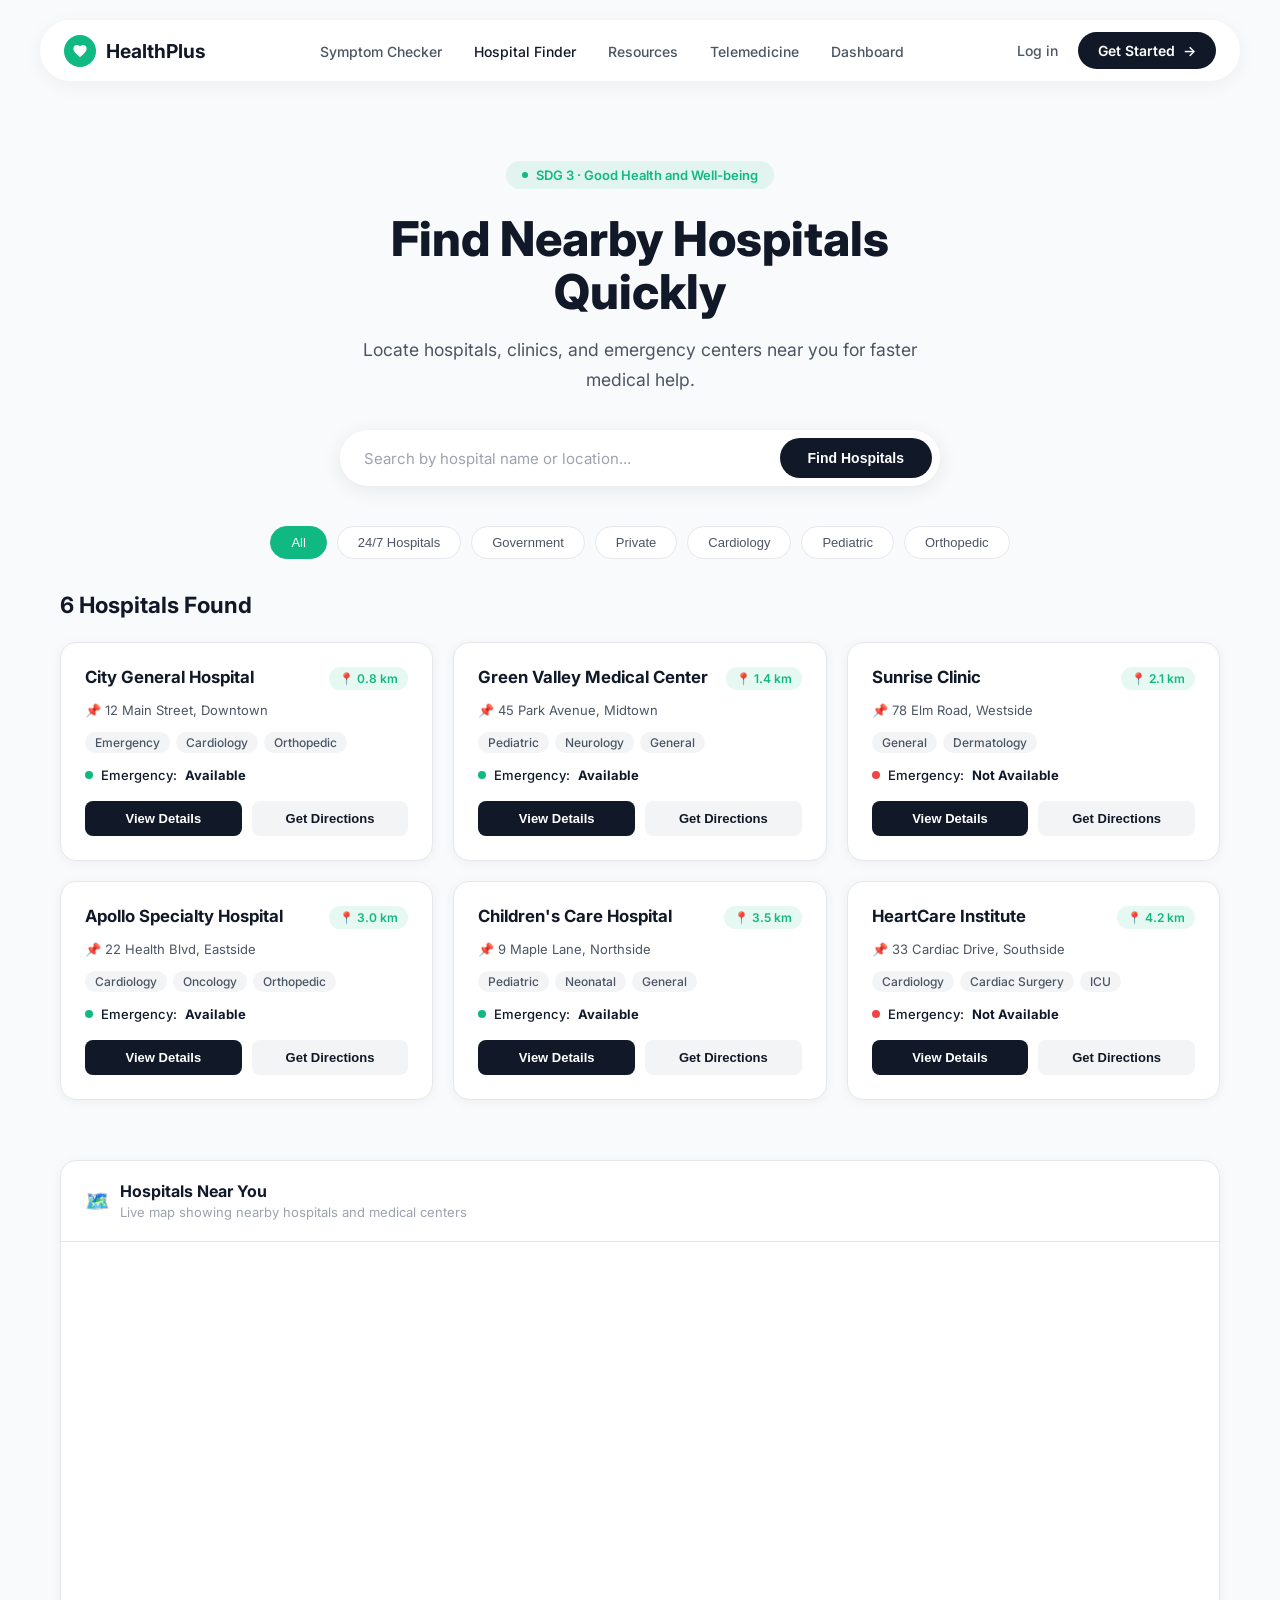
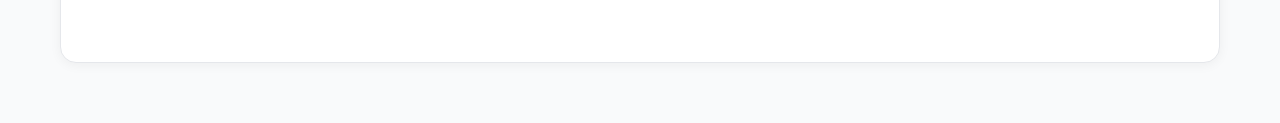
<file: hospital-finder.html>
<!DOCTYPE html>
<html lang="en">
<head>
    <meta charset="UTF-8">
    <meta name="viewport" content="width=device-width, initial-scale=1.0">
    <title>Hospital Finder - HealthPlus</title>
    <link href="https://fonts.googleapis.com/css2?family=Inter:wght@300;400;500;600;700;800&display=swap" rel="stylesheet">
    <style>
        :root {
            --primary-green: #10B981;
            --primary-dark: #111827;
            --text-grey: #4B5563;
            --text-light: #9CA3AF;
            --bg-light: #F9FAFB;
            --white: #FFFFFF;
            --accent-bg: #F3F4F6;
            --border: #E5E7EB;
        }

        * { margin: 0; padding: 0; box-sizing: border-box; }

        body {
            font-family: 'Inter', sans-serif;
            background-color: var(--bg-light);
            color: var(--primary-dark);
            overflow-x: hidden;
        }

        /* --- Navbar --- */
        .navbar-container {
            display: flex;
            justify-content: center;
            padding: 20px;
            position: sticky;
            top: 0;
            z-index: 100;
            background-color: var(--bg-light);
        }

        .navbar {
            display: flex;
            justify-content: space-between;
            align-items: center;
            width: 100%;
            max-width: 1200px;
            background: var(--white);
            padding: 12px 24px;
            border-radius: 100px;
            box-shadow: 0 4px 20px rgba(0,0,0,0.05);
        }

        .logo {
            display: flex;
            align-items: center;
            gap: 10px;
            font-weight: 700;
            font-size: 1.2rem;
            color: var(--primary-dark);
            text-decoration: none;
        }

        .logo-icon {
            width: 32px; height: 32px;
            background: var(--primary-green);
            border-radius: 50%;
            display: flex; align-items: center; justify-content: center;
            color: white; font-size: 16px;
        }

        .nav-links { display: flex; gap: 32px; list-style: none; }

        .nav-links a {
            text-decoration: none;
            color: var(--text-grey);
            font-size: 14px; font-weight: 500;
            transition: color 0.3s;
        }

        .nav-links a:hover, .nav-links a.active { color: var(--primary-dark); }

        .nav-actions { display: flex; align-items: center; gap: 20px; }

        .login-btn {
            color: var(--text-grey); font-weight: 500; font-size: 14px;
            cursor: pointer; background: none; border: none; text-decoration: none;
        }

        .get-started-btn {
            background: var(--primary-dark); color: var(--white);
            padding: 10px 20px; border-radius: 50px;
            font-size: 14px; font-weight: 600; border: none; cursor: pointer;
            display: flex; align-items: center; gap: 8px;
            transition: transform 0.2s; text-decoration: none;
        }

        .get-started-btn:hover { transform: translateY(-2px); }

        @media (max-width: 1024px) { .nav-links { display: none; } }

        /* --- Hero --- */
        .hero {
            max-width: 1200px;
            margin: 0 auto;
            padding: 60px 20px 40px;
            text-align: center;
        }

        .sdg-label {
            display: inline-flex; align-items: center; gap: 8px;
            background: rgba(16,185,129,0.1); color: var(--primary-green);
            padding: 6px 16px; border-radius: 20px;
            font-size: 13px; font-weight: 600; margin-bottom: 24px;
        }

        .sdg-dot { width: 6px; height: 6px; background: var(--primary-green); border-radius: 50%; }

        .hero h1 {
            font-size: 3rem; font-weight: 800; line-height: 1.1;
            margin-bottom: 16px; color: var(--primary-dark);
        }

        .hero p {
            font-size: 1.1rem; color: var(--text-grey);
            max-width: 560px; margin: 0 auto 36px; line-height: 1.7;
        }

        .search-bar {
            display: flex; gap: 12px; max-width: 600px;
            margin: 0 auto; background: var(--white);
            border-radius: 100px; padding: 8px 8px 8px 24px;
            box-shadow: 0 4px 20px rgba(0,0,0,0.08);
        }

        .search-bar input {
            flex: 1; border: none; outline: none;
            font-family: 'Inter', sans-serif; font-size: 15px;
            color: var(--primary-dark); background: transparent;
        }

        .search-bar input::placeholder { color: var(--text-light); }

        .find-btn {
            background: var(--primary-dark); color: white;
            border: none; padding: 12px 28px; border-radius: 50px;
            font-size: 14px; font-weight: 600; cursor: pointer;
            transition: transform 0.2s;
        }

        .find-btn:hover { transform: translateY(-2px); }

        /* --- Filters --- */
        .filters-section {
            max-width: 1200px; margin: 0 auto; padding: 0 20px 32px;
            display: flex; flex-wrap: wrap; gap: 10px; justify-content: center;
        }

        .filter-btn {
            padding: 8px 20px; border-radius: 50px;
            border: 1.5px solid var(--border);
            background: var(--white); color: var(--text-grey);
            font-size: 13px; font-weight: 500; cursor: pointer;
            transition: all 0.2s;
        }

        .filter-btn:hover, .filter-btn.active {
            background: var(--primary-green); color: white;
            border-color: var(--primary-green);
        }

        /* --- Hospital Grid --- */
        .hospitals-section {
            max-width: 1200px; margin: 0 auto; padding: 0 20px 60px;
        }

        .section-title {
            font-size: 1.4rem; font-weight: 700;
            margin-bottom: 24px; color: var(--primary-dark);
        }

        .hospitals-grid {
            display: grid;
            grid-template-columns: repeat(auto-fill, minmax(340px, 1fr));
            gap: 20px;
        }

        .hospital-card {
            background: var(--white); border-radius: 16px;
            border: 1px solid var(--border);
            box-shadow: 0 2px 12px rgba(0,0,0,0.05);
            padding: 24px; transition: all 0.3s;
        }

        .hospital-card:hover {
            transform: translateY(-4px);
            box-shadow: 0 8px 30px rgba(0,0,0,0.1);
        }

        .card-top {
            display: flex; justify-content: space-between;
            align-items: flex-start; margin-bottom: 12px;
        }

        .hospital-name { font-size: 1.05rem; font-weight: 700; color: var(--primary-dark); }

        .distance-badge {
            background: rgba(16,185,129,0.1); color: var(--primary-green);
            padding: 4px 10px; border-radius: 20px;
            font-size: 12px; font-weight: 600; white-space: nowrap;
        }

        .hospital-address {
            font-size: 13px; color: var(--text-grey);
            margin-bottom: 14px; display: flex; align-items: center; gap: 6px;
        }

        .departments {
            display: flex; flex-wrap: wrap; gap: 6px; margin-bottom: 14px;
        }

        .dept-tag {
            background: var(--accent-bg); color: var(--text-grey);
            padding: 3px 10px; border-radius: 20px; font-size: 12px; font-weight: 500;
        }

        .emergency-row {
            display: flex; align-items: center; gap: 8px;
            margin-bottom: 18px; font-size: 13px; font-weight: 500;
        }

        .emergency-dot {
            width: 8px; height: 8px; border-radius: 50%;
        }

        .emergency-dot.yes { background: #10B981; }
        .emergency-dot.no { background: #EF4444; }

        .card-actions { display: flex; gap: 10px; }

        .btn-details {
            flex: 1; padding: 10px; border-radius: 8px;
            background: var(--primary-dark); color: white;
            border: none; font-size: 13px; font-weight: 600;
            cursor: pointer; transition: opacity 0.2s;
        }

        .btn-details:hover { opacity: 0.85; }

        .btn-directions {
            flex: 1; padding: 10px; border-radius: 8px;
            background: var(--accent-bg); color: var(--primary-dark);
            border: none; font-size: 13px; font-weight: 600;
            cursor: pointer; transition: background 0.2s;
        }

        .btn-directions:hover { background: var(--border); }

        /* --- Modal --- */
        .modal-overlay {
            position: fixed; inset: 0;
            background: rgba(0,0,0,0.4);
            display: flex; align-items: center; justify-content: center;
            z-index: 999; opacity: 0; visibility: hidden;
            transition: all 0.3s;
        }

        .modal-overlay.open { opacity: 1; visibility: visible; }

        .modal {
            background: var(--white); border-radius: 20px;
            padding: 32px; max-width: 520px; width: 90%;
            box-shadow: 0 20px 60px rgba(0,0,0,0.15);
            transform: translateY(20px); transition: transform 0.3s;
            max-height: 90vh; overflow-y: auto;
        }

        .modal-overlay.open .modal { transform: translateY(0); }

        .modal-header {
            display: flex; justify-content: space-between;
            align-items: center; margin-bottom: 24px;
        }

        .modal-title { font-size: 1.3rem; font-weight: 700; }

        .modal-close {
            width: 32px; height: 32px; border-radius: 50%;
            background: var(--accent-bg); border: none;
            font-size: 18px; cursor: pointer; display: flex;
            align-items: center; justify-content: center;
            color: var(--text-grey); transition: background 0.2s;
        }

        .modal-close:hover { background: var(--border); }

        .modal-row {
            display: flex; gap: 12px; margin-bottom: 14px;
            align-items: flex-start;
        }

        .modal-icon {
            width: 36px; height: 36px; border-radius: 10px;
            background: rgba(16,185,129,0.1);
            display: flex; align-items: center; justify-content: center;
            font-size: 16px; flex-shrink: 0;
        }

        .modal-label { font-size: 12px; color: var(--text-light); font-weight: 500; }
        .modal-value { font-size: 14px; color: var(--primary-dark); font-weight: 600; }

        .map-placeholder {
            width: 100%; height: 160px; border-radius: 12px;
            background: linear-gradient(135deg, #e8f5e9, #c8e6c9);
            display: flex; align-items: center; justify-content: center;
            margin-top: 20px; font-size: 14px; color: var(--text-grey);
            font-weight: 500; border: 1px solid var(--border);
            gap: 8px;
        }

        .no-results {
            text-align: center; padding: 60px 20px;
            color: var(--text-light); font-size: 1rem;
        }

        .no-results span { font-size: 2.5rem; display: block; margin-bottom: 12px; }

        /* --- Map Section --- */
        .map-section {
            max-width: 1200px; margin: 0 auto; padding: 0 20px 60px;
        }

        .map-card {
            background: var(--white); border-radius: 16px;
            border: 1px solid var(--border);
            box-shadow: 0 2px 12px rgba(0,0,0,0.05);
            overflow: hidden;
        }

        .map-card-header {
            padding: 20px 24px;
            display: flex; align-items: center; gap: 10px;
            border-bottom: 1px solid var(--border);
        }

        .map-card-header h3 { font-size: 1rem; font-weight: 700; }
        .map-card-header span { font-size: 13px; color: var(--text-light); }

        .map-card iframe {
            width: 100%; height: 420px; border: none; display: block;
        }
    </style>
</head>
<body>

    <!-- Navbar -->
    <div class="navbar-container">
        <nav class="navbar">
            <a href="health.html" class="logo">
                <div class="logo-icon">
                    <svg width="16" height="16" viewBox="0 0 24 24" fill="currentColor">
                        <path d="M12 21.35l-1.45-1.32C5.4 15.36 2 12.28 2 8.5 2 5.42 4.42 3 7.5 3c1.74 0 3.41.81 4.5 2.09C13.09 3.81 14.76 3 16.5 3 19.58 3 22 5.42 22 8.5c0 3.78-3.4 6.86-8.55 11.54L12 21.35z"/>
                    </svg>
                </div>
                HealthPlus
            </a>
            <ul class="nav-links">
                <li><a href="symptom.html">Symptom Checker</a></li>
                <li><a href="hospital-finder.html" class="active">Hospital Finder</a></li>
                <li><a href="resources.html">Resources</a></li>
                <li><a href="telemedicine.html">Telemedicine</a></li>
                <li><a href="health-dashboard.html">Dashboard</a></li>
            </ul>
            <div class="nav-actions">
                <a href="login.html" class="login-btn">Log in</a>
                <a href="login.html" class="get-started-btn">Get Started <span>→</span></a>
            </div>
        </nav>
    </div>

    <!-- Hero -->
    <div class="hero">
        <div class="sdg-label"><span class="sdg-dot"></span> SDG 3 · Good Health and Well-being</div>
        <h1>Find Nearby Hospitals<br>Quickly</h1>
        <p>Locate hospitals, clinics, and emergency centers near you for faster medical help.</p>
        <div class="search-bar">
            <input type="text" id="search-input" placeholder="Search by hospital name or location..." />
            <button class="find-btn" onclick="searchHospitals()">Find Hospitals</button>
        </div>
    </div>

    <!-- Filters -->
    <div class="filters-section">
        <button class="filter-btn active" onclick="setFilter(this, 'all')">All</button>
        <button class="filter-btn" onclick="setFilter(this, '24/7')">24/7 Hospitals</button>
        <button class="filter-btn" onclick="setFilter(this, 'government')">Government</button>
        <button class="filter-btn" onclick="setFilter(this, 'private')">Private</button>
        <button class="filter-btn" onclick="setFilter(this, 'cardiology')">Cardiology</button>
        <button class="filter-btn" onclick="setFilter(this, 'pediatric')">Pediatric</button>
        <button class="filter-btn" onclick="setFilter(this, 'orthopedic')">Orthopedic</button>
    </div>

    <!-- Hospitals Grid -->
    <div class="hospitals-section">
        <div class="section-title" id="results-title">Hospitals Near You</div>
        <div class="hospitals-grid" id="hospitals-grid"></div>
    </div>

    <!-- Map Section -->
    <div class="map-section">
        <div class="map-card">
            <div class="map-card-header">
                <span style="font-size:20px">🗺️</span>
                <div>
                    <h3>Hospitals Near You</h3>
                    <span>Live map showing nearby hospitals and medical centers</span>
                </div>
            </div>
            <iframe
                src="https://www.google.com/maps/embed?pb=!1m16!1m12!1m3!1d387190.2799160891!2d-74.25987368715491!3d40.69767006358085!2m3!1f0!2f0!3f0!3m2!1i1024!2i768!4f13.1!2m1!1shospitals+near+me!5e0!3m2!1sen!2sus!4v1700000000000"
                allowfullscreen loading="lazy"
                referrerpolicy="no-referrer-when-downgrade">
            </iframe>
        </div>
    </div>

    <!-- Modal -->
    <div class="modal-overlay" id="modal-overlay" onclick="closeModal(event)">
        <div class="modal" id="modal">
            <div class="modal-header">
                <div class="modal-title" id="modal-name"></div>
                <button class="modal-close" onclick="closeModalDirect()">✕</button>
            </div>
            <div id="modal-body"></div>
            <div class="map-placeholder">
                <span>📍</span> Map location preview
            </div>
        </div>
    </div>

    <script>
        const hospitals = [
            {
                name: "City General Hospital",
                distance: "0.8 km",
                address: "12 Main Street, Downtown",
                departments: ["Emergency", "Cardiology", "Orthopedic"],
                emergency: true,
                type: ["24/7", "government"],
                phone: "+1 (555) 100-2000",
                beds: "320 beds available",
            },
            {
                name: "Green Valley Medical Center",
                distance: "1.4 km",
                address: "45 Park Avenue, Midtown",
                departments: ["Pediatric", "Neurology", "General"],
                emergency: true,
                type: ["24/7", "private"],
                phone: "+1 (555) 200-3000",
                beds: "180 beds available",
            },
            {
                name: "Sunrise Clinic",
                distance: "2.1 km",
                address: "78 Elm Road, Westside",
                departments: ["General", "Dermatology"],
                emergency: false,
                type: ["private"],
                phone: "+1 (555) 300-4000",
                beds: "40 beds available",
            },
            {
                name: "Apollo Specialty Hospital",
                distance: "3.0 km",
                address: "22 Health Blvd, Eastside",
                departments: ["Cardiology", "Oncology", "Orthopedic"],
                emergency: true,
                type: ["24/7", "private", "cardiology", "orthopedic"],
                phone: "+1 (555) 400-5000",
                beds: "250 beds available",
            },
            {
                name: "Children's Care Hospital",
                distance: "3.5 km",
                address: "9 Maple Lane, Northside",
                departments: ["Pediatric", "Neonatal", "General"],
                emergency: true,
                type: ["24/7", "government", "pediatric"],
                phone: "+1 (555) 500-6000",
                beds: "120 beds available",
            },
            {
                name: "HeartCare Institute",
                distance: "4.2 km",
                address: "33 Cardiac Drive, Southside",
                departments: ["Cardiology", "Cardiac Surgery", "ICU"],
                emergency: false,
                type: ["private", "cardiology"],
                phone: "+1 (555) 600-7000",
                beds: "90 beds available",
            },
        ];

        let activeFilter = 'all';
        let searchQuery = '';

        function renderHospitals() {
            const grid = document.getElementById('hospitals-grid');
            const title = document.getElementById('results-title');

            let filtered = hospitals.filter(h => {
                const matchesFilter = activeFilter === 'all' || h.type.includes(activeFilter);
                const matchesSearch = searchQuery === '' ||
                    h.name.toLowerCase().includes(searchQuery) ||
                    h.address.toLowerCase().includes(searchQuery);
                return matchesFilter && matchesSearch;
            });

            title.textContent = `${filtered.length} Hospital${filtered.length !== 1 ? 's' : ''} Found`;

            if (filtered.length === 0) {
                grid.innerHTML = `<div class="no-results" style="grid-column:1/-1"><span>🏥</span>No hospitals match your search.</div>`;
                return;
            }

            grid.innerHTML = filtered.map((h, i) => {
                const idx = hospitals.indexOf(h);
                return `
                <div class="hospital-card">
                    <div class="card-top">
                        <div class="hospital-name">${h.name}</div>
                        <div class="distance-badge">📍 ${h.distance}</div>
                    </div>
                    <div class="hospital-address">📌 ${h.address}</div>
                    <div class="departments">
                        ${h.departments.map(d => `<span class="dept-tag">${d}</span>`).join('')}
                    </div>
                    <div class="emergency-row">
                        <span class="emergency-dot ${h.emergency ? 'yes' : 'no'}"></span>
                        Emergency: <strong>${h.emergency ? 'Available' : 'Not Available'}</strong>
                    </div>
                    <div class="card-actions">
                        <button class="btn-details" onclick="openModal(${idx})">View Details</button>
                        <button class="btn-directions" onclick="getDirections('${h.address}')">Get Directions</button>
                    </div>
                </div>`;
            }).join('');
        }

        function setFilter(btn, filter) {
            document.querySelectorAll('.filter-btn').forEach(b => b.classList.remove('active'));
            btn.classList.add('active');
            activeFilter = filter;
            renderHospitals();
        }

        function searchHospitals() {
            searchQuery = document.getElementById('search-input').value.toLowerCase().trim();
            renderHospitals();
        }

        document.getElementById('search-input').addEventListener('keydown', e => {
            if (e.key === 'Enter') searchHospitals();
        });

        function openModal(idx) {
            const h = hospitals[idx];
            document.getElementById('modal-name').textContent = h.name;
            document.getElementById('modal-body').innerHTML = `
                <div class="modal-row">
                    <div class="modal-icon">📞</div>
                    <div><div class="modal-label">Phone</div><div class="modal-value">${h.phone}</div></div>
                </div>
                <div class="modal-row">
                    <div class="modal-icon">📌</div>
                    <div><div class="modal-label">Address</div><div class="modal-value">${h.address}</div></div>
                </div>
                <div class="modal-row">
                    <div class="modal-icon">🏥</div>
                    <div><div class="modal-label">Departments</div><div class="modal-value">${h.departments.join(', ')}</div></div>
                </div>
                <div class="modal-row">
                    <div class="modal-icon">🛏️</div>
                    <div><div class="modal-label">Bed Availability</div><div class="modal-value">${h.beds}</div></div>
                </div>
                <div class="modal-row">
                    <div class="modal-icon">🚨</div>
                    <div><div class="modal-label">Emergency</div><div class="modal-value">${h.emergency ? '✅ Available 24/7' : '❌ Not Available'}</div></div>
                </div>
                <div class="modal-row">
                    <div class="modal-icon">📍</div>
                    <div><div class="modal-label">Distance</div><div class="modal-value">${h.distance} from your location</div></div>
                </div>`;
            document.getElementById('modal-overlay').classList.add('open');
        }

        function closeModal(e) {
            if (e.target === document.getElementById('modal-overlay')) closeModalDirect();
        }

        function closeModalDirect() {
            document.getElementById('modal-overlay').classList.remove('open');
        }

        function getDirections(address) {
            window.open(`https://www.google.com/maps/search/?api=1&query=${encodeURIComponent(address)}`, '_blank');
        }

        // Use browser location (just updates the title label)
        if (navigator.geolocation) {
            navigator.geolocation.getCurrentPosition(() => {
                document.getElementById('results-title').textContent = `${hospitals.length} Hospitals Near Your Location`;
            });
        }

        renderHospitals();
    </script>
    <!-- LiveChatAI Embed -->
    <script src="https://app.livechatai.com/embed.js" data-id="cmfz1zexb0001la04iulo7jea" async defer></script>
</body>
</html>
</file>
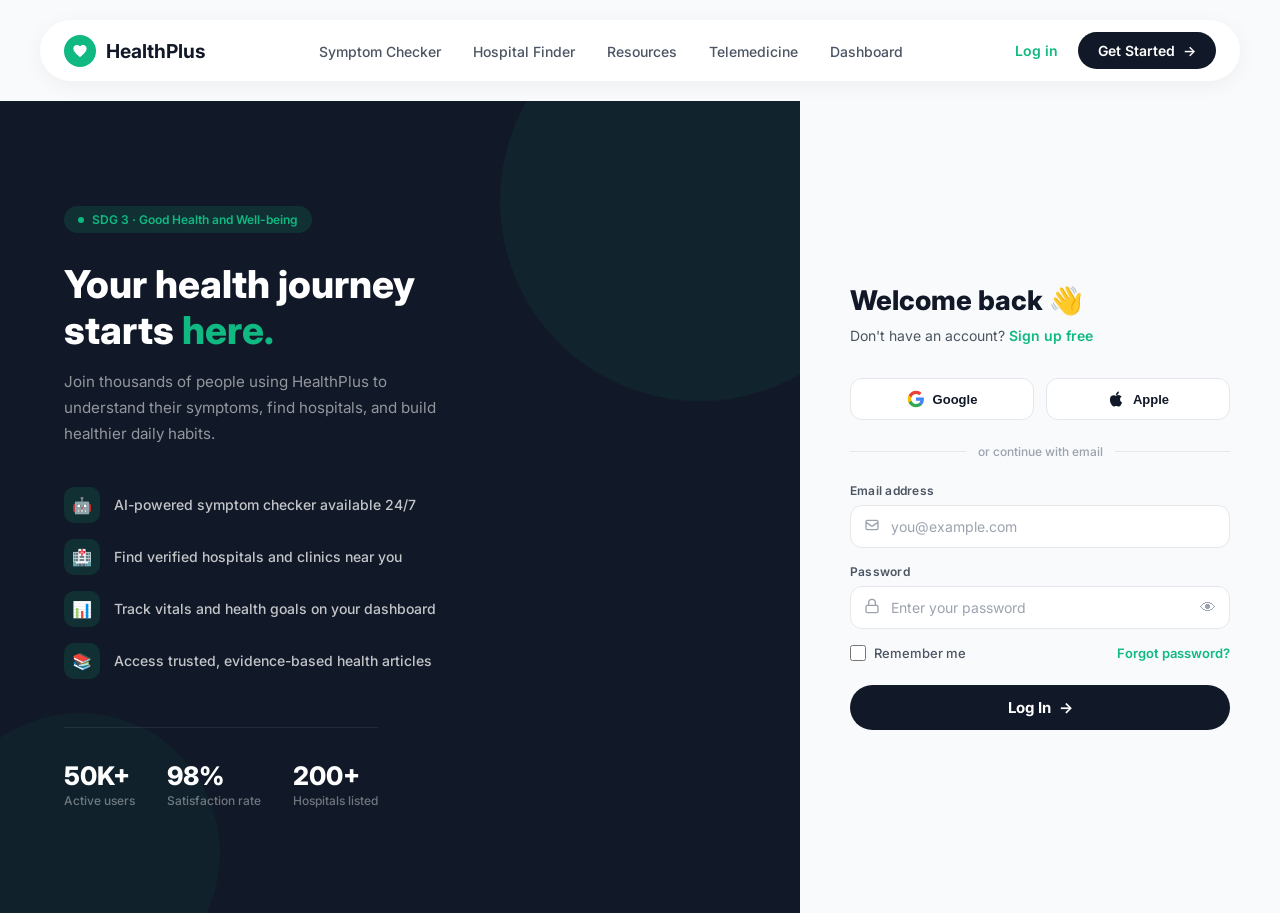
<file: login.html>
<!DOCTYPE html>
<html lang="en">
<head>
    <meta charset="UTF-8">
    <meta name="viewport" content="width=device-width, initial-scale=1.0">
    <title>Log In - HealthPlus</title>
    <link href="https://fonts.googleapis.com/css2?family=Inter:wght@300;400;500;600;700;800&display=swap" rel="stylesheet">
    <style>
        :root {
            --primary-green: #10B981;
            --primary-dark: #111827;
            --text-grey: #4B5563;
            --text-light: #9CA3AF;
            --bg-light: #F9FAFB;
            --white: #FFFFFF;
            --accent-bg: #F3F4F6;
            --border: #E5E7EB;
        }

        * { margin: 0; padding: 0; box-sizing: border-box; }

        body {
            font-family: 'Inter', sans-serif;
            background-color: var(--bg-light);
            color: var(--primary-dark);
            min-height: 100vh;
            overflow-x: hidden;
        }

        /* --- Navbar --- */
        .navbar-container {
            display: flex; justify-content: center;
            padding: 20px; position: sticky; top: 0;
            z-index: 100; background-color: var(--bg-light);
        }

        .navbar {
            display: flex; justify-content: space-between; align-items: center;
            width: 100%; max-width: 1200px;
            background: var(--white); padding: 12px 24px;
            border-radius: 100px; box-shadow: 0 4px 20px rgba(0,0,0,0.05);
        }

        .logo {
            display: flex; align-items: center; gap: 10px;
            font-weight: 700; font-size: 1.2rem;
            color: var(--primary-dark); text-decoration: none;
        }

        .logo-icon {
            width: 32px; height: 32px; background: var(--primary-green);
            border-radius: 50%; display: flex; align-items: center;
            justify-content: center; color: white;
        }

        .nav-links { display: flex; gap: 32px; list-style: none; }

        .nav-links a {
            text-decoration: none; color: var(--text-grey);
            font-size: 14px; font-weight: 500; transition: color 0.3s;
        }

        .nav-links a:hover { color: var(--primary-dark); }

        .nav-actions { display: flex; align-items: center; gap: 20px; }

        .login-btn {
            color: var(--primary-green); font-weight: 600; font-size: 14px;
            cursor: pointer; background: none; border: none; text-decoration: none;
        }

        .get-started-btn {
            background: var(--primary-dark); color: var(--white);
            padding: 10px 20px; border-radius: 50px;
            font-size: 14px; font-weight: 600; border: none; cursor: pointer;
            display: flex; align-items: center; gap: 8px;
            transition: transform 0.2s; text-decoration: none;
        }

        .get-started-btn:hover { transform: translateY(-2px); }

        @media (max-width: 1024px) { .nav-links { display: none; } }

        /* --- Page Layout --- */
        .page-wrap {
            display: flex;
            min-height: calc(100vh - 88px);
        }

        /* --- Left Panel --- */
        .left-panel {
            flex: 1;
            background: var(--primary-dark);
            display: flex; flex-direction: column;
            justify-content: center; align-items: flex-start;
            padding: 60px 64px;
            position: relative; overflow: hidden;
        }

        .left-panel::before {
            content: '';
            position: absolute; top: -100px; right: -100px;
            width: 400px; height: 400px;
            background: rgba(16,185,129,0.07);
            border-radius: 50%;
        }

        .left-panel::after {
            content: '';
            position: absolute; bottom: -80px; left: -60px;
            width: 280px; height: 280px;
            background: rgba(16,185,129,0.05);
            border-radius: 50%;
        }

        .panel-badge {
            display: inline-flex; align-items: center; gap: 8px;
            background: rgba(16,185,129,0.15); color: var(--primary-green);
            padding: 6px 14px; border-radius: 20px;
            font-size: 12px; font-weight: 600; margin-bottom: 28px;
            position: relative; z-index: 1;
        }

        .panel-dot { width: 6px; height: 6px; background: var(--primary-green); border-radius: 50%; }

        .panel-title {
            font-size: 2.4rem; font-weight: 800; color: white;
            line-height: 1.2; margin-bottom: 16px;
            position: relative; z-index: 1;
        }

        .panel-title span { color: var(--primary-green); }

        .panel-desc {
            font-size: 0.95rem; color: rgba(255,255,255,0.55);
            line-height: 1.7; margin-bottom: 40px; max-width: 380px;
            position: relative; z-index: 1;
        }

        .feature-list {
            display: flex; flex-direction: column; gap: 16px;
            position: relative; z-index: 1;
        }

        .feature-item {
            display: flex; align-items: center; gap: 14px;
        }

        .feature-icon {
            width: 36px; height: 36px; border-radius: 10px;
            background: rgba(16,185,129,0.15);
            display: flex; align-items: center; justify-content: center;
            font-size: 16px; flex-shrink: 0;
        }

        .feature-text { font-size: 14px; color: rgba(255,255,255,0.75); font-weight: 500; }

        .panel-stats {
            display: flex; gap: 32px; margin-top: 48px;
            position: relative; z-index: 1;
            padding-top: 32px;
            border-top: 1px solid rgba(255,255,255,0.08);
        }

        .panel-stat-num {
            font-size: 1.6rem; font-weight: 800; color: white;
        }

        .panel-stat-label {
            font-size: 12px; color: rgba(255,255,255,0.4); font-weight: 500; margin-top: 2px;
        }

        /* --- Right Panel (Form) --- */
        .right-panel {
            width: 480px; flex-shrink: 0;
            display: flex; align-items: center; justify-content: center;
            padding: 48px 40px;
            background: var(--bg-light);
        }

        .form-card {
            width: 100%; max-width: 380px;
        }

        .form-header { margin-bottom: 32px; }

        .form-title {
            font-size: 1.7rem; font-weight: 800;
            color: var(--primary-dark); margin-bottom: 8px;
        }

        .form-subtitle {
            font-size: 14px; color: var(--text-grey); line-height: 1.5;
        }

        .form-subtitle a {
            color: var(--primary-green); font-weight: 600; text-decoration: none;
        }

        /* --- Social Buttons --- */
        .social-btns {
            display: flex; gap: 12px; margin-bottom: 24px;
        }

        .social-btn {
            flex: 1; display: flex; align-items: center; justify-content: center;
            gap: 8px; padding: 11px 16px; border-radius: 12px;
            border: 1.5px solid var(--border); background: var(--white);
            font-size: 13px; font-weight: 600; color: var(--primary-dark);
            cursor: pointer; transition: all 0.2s;
        }

        .social-btn:hover { border-color: var(--primary-green); background: rgba(16,185,129,0.03); }

        .social-btn svg { width: 18px; height: 18px; }

        /* --- Divider --- */
        .divider {
            display: flex; align-items: center; gap: 12px;
            margin-bottom: 24px;
        }

        .divider-line { flex: 1; height: 1px; background: var(--border); }

        .divider-text { font-size: 12px; color: var(--text-light); font-weight: 500; white-space: nowrap; }

        /* --- Form Fields --- */
        .form-group { margin-bottom: 16px; }

        .form-group label {
            display: block; font-size: 12px; font-weight: 600;
            color: var(--text-grey); margin-bottom: 7px; letter-spacing: 0.02em;
        }

        .input-wrap {
            position: relative;
        }

        .input-wrap .input-icon {
            position: absolute; left: 14px; top: 50%; transform: translateY(-50%);
            color: var(--text-light); pointer-events: none;
        }

        .input-wrap input {
            width: 100%; padding: 12px 14px 12px 40px;
            border-radius: 12px; border: 1.5px solid var(--border);
            font-family: 'Inter', sans-serif; font-size: 14px;
            color: var(--primary-dark); background: var(--white);
            outline: none; transition: border-color 0.2s, box-shadow 0.2s;
        }

        .input-wrap input:focus {
            border-color: var(--primary-green);
            box-shadow: 0 0 0 3px rgba(16,185,129,0.1);
        }

        .input-wrap input::placeholder { color: var(--text-light); }

        .input-wrap .toggle-pw {
            position: absolute; right: 14px; top: 50%; transform: translateY(-50%);
            background: none; border: none; cursor: pointer;
            color: var(--text-light); padding: 0; font-size: 16px;
            transition: color 0.2s;
        }

        .input-wrap .toggle-pw:hover { color: var(--text-grey); }

        /* --- Row --- */
        .form-row {
            display: flex; justify-content: space-between;
            align-items: center; margin-bottom: 24px;
        }

        .remember-wrap {
            display: flex; align-items: center; gap: 8px; cursor: pointer;
        }

        .remember-wrap input[type="checkbox"] {
            width: 16px; height: 16px; accent-color: var(--primary-green);
            cursor: pointer;
        }

        .remember-wrap span { font-size: 13px; color: var(--text-grey); font-weight: 500; }

        .forgot-link {
            font-size: 13px; color: var(--primary-green);
            font-weight: 600; text-decoration: none;
            transition: opacity 0.2s;
        }

        .forgot-link:hover { opacity: 0.75; }

        /* --- Submit Button --- */
        .submit-btn {
            width: 100%; padding: 13px;
            border-radius: 50px; background: var(--primary-dark);
            color: white; border: none; font-family: 'Inter', sans-serif;
            font-size: 15px; font-weight: 700; cursor: pointer;
            transition: all 0.2s; display: flex;
            align-items: center; justify-content: center; gap: 8px;
        }

        .submit-btn:hover { opacity: 0.88; transform: translateY(-1px); }

        /* --- Error / Success --- */
        .alert {
            padding: 12px 16px; border-radius: 10px;
            font-size: 13px; font-weight: 500; margin-bottom: 16px;
            display: none;
        }

        .alert.error { background: rgba(239,68,68,0.08); color: #EF4444; border: 1px solid rgba(239,68,68,0.2); }
        .alert.success { background: rgba(16,185,129,0.08); color: var(--primary-green); border: 1px solid rgba(16,185,129,0.2); }
        .alert.show { display: block; }

        @media (max-width: 900px) {
            .left-panel { display: none; }
            .right-panel { width: 100%; padding: 40px 24px; }
        }
    </style>
</head>
<body>

    <!-- Navbar -->
    <div class="navbar-container">
        <nav class="navbar">
            <a href="index.html" class="logo">
                <div class="logo-icon">
                    <svg width="16" height="16" viewBox="0 0 24 24" fill="currentColor">
                        <path d="M12 21.35l-1.45-1.32C5.4 15.36 2 12.28 2 8.5 2 5.42 4.42 3 7.5 3c1.74 0 3.41.81 4.5 2.09C13.09 3.81 14.76 3 16.5 3 19.58 3 22 5.42 22 8.5c0 3.78-3.4 6.86-8.55 11.54L12 21.35z"/>
                    </svg>
                </div>
                HealthPlus
            </a>
            <ul class="nav-links">
                <li><a href="symptom.html">Symptom Checker</a></li>
                <li><a href="hospital-finder.html">Hospital Finder</a></li>
                <li><a href="resources.html">Resources</a></li>
                <li><a href="telemedicine.html">Telemedicine</a></li>
                <li><a href="health-dashboard.html">Dashboard</a></li>
            </ul>
            <div class="nav-actions">
                <a href="login.html" class="login-btn">Log in</a>
                <a href="login.html" class="get-started-btn">Get Started <span>→</span></a>
            </div>
        </nav>
    </div>

    <div class="page-wrap">

        <!-- Left Panel -->
        <div class="left-panel">
            <div class="panel-badge"><span class="panel-dot"></span> SDG 3 · Good Health and Well-being</div>
            <h2 class="panel-title">Your health journey<br>starts <span>here.</span></h2>
            <p class="panel-desc">Join thousands of people using HealthPlus to understand their symptoms, find hospitals, and build healthier daily habits.</p>

            <div class="feature-list">
                <div class="feature-item">
                    <div class="feature-icon">🤖</div>
                    <span class="feature-text">AI-powered symptom checker available 24/7</span>
                </div>
                <div class="feature-item">
                    <div class="feature-icon">🏥</div>
                    <span class="feature-text">Find verified hospitals and clinics near you</span>
                </div>
                <div class="feature-item">
                    <div class="feature-icon">📊</div>
                    <span class="feature-text">Track vitals and health goals on your dashboard</span>
                </div>
                <div class="feature-item">
                    <div class="feature-icon">📚</div>
                    <span class="feature-text">Access trusted, evidence-based health articles</span>
                </div>
            </div>

            <div class="panel-stats">
                <div>
                    <div class="panel-stat-num">50K+</div>
                    <div class="panel-stat-label">Active users</div>
                </div>
                <div>
                    <div class="panel-stat-num">98%</div>
                    <div class="panel-stat-label">Satisfaction rate</div>
                </div>
                <div>
                    <div class="panel-stat-num">200+</div>
                    <div class="panel-stat-label">Hospitals listed</div>
                </div>
            </div>
        </div>

        <!-- Right Panel -->
        <div class="right-panel">
            <div class="form-card">

                <div class="form-header">
                    <h1 class="form-title">Welcome back 👋</h1>
                    <p class="form-subtitle">Don't have an account? <a href="#">Sign up free</a></p>
                </div>

                <!-- Social Login -->
                <div class="social-btns">
                    <button class="social-btn" onclick="socialLogin('Google')">
                        <svg viewBox="0 0 24 24" xmlns="http://www.w3.org/2000/svg">
                            <path d="M22.56 12.25c0-.78-.07-1.53-.2-2.25H12v4.26h5.92c-.26 1.37-1.04 2.53-2.21 3.31v2.77h3.57c2.08-1.92 3.28-4.74 3.28-8.09z" fill="#4285F4"/>
                            <path d="M12 23c2.97 0 5.46-.98 7.28-2.66l-3.57-2.77c-.98.66-2.23 1.06-3.71 1.06-2.86 0-5.29-1.93-6.16-4.53H2.18v2.84C3.99 20.53 7.7 23 12 23z" fill="#34A853"/>
                            <path d="M5.84 14.09c-.22-.66-.35-1.36-.35-2.09s.13-1.43.35-2.09V7.07H2.18C1.43 8.55 1 10.22 1 12s.43 3.45 1.18 4.93l2.85-2.22.81-.62z" fill="#FBBC05"/>
                            <path d="M12 5.38c1.62 0 3.06.56 4.21 1.64l3.15-3.15C17.45 2.09 14.97 1 12 1 7.7 1 3.99 3.47 2.18 7.07l3.66 2.84c.87-2.6 3.3-4.53 6.16-4.53z" fill="#EA4335"/>
                        </svg>
                        Google
                    </button>
                    <button class="social-btn" onclick="socialLogin('Apple')">
                        <svg viewBox="0 0 24 24" fill="currentColor">
                            <path d="M18.71 19.5c-.83 1.24-1.71 2.45-3.05 2.47-1.34.03-1.77-.79-3.29-.79-1.53 0-2 .77-3.27.82-1.31.05-2.3-1.32-3.14-2.53C4.25 17 2.94 12.45 4.7 9.39c.87-1.52 2.43-2.48 4.12-2.51 1.28-.02 2.5.87 3.29.87.78 0 2.26-1.07 3.8-.91.65.03 2.47.26 3.64 1.98-.09.06-2.17 1.28-2.15 3.81.03 3.02 2.65 4.03 2.68 4.04-.03.07-.42 1.44-1.38 2.83M13 3.5c.73-.83 1.94-1.46 2.94-1.5.13 1.17-.34 2.35-1.04 3.19-.69.85-1.83 1.51-2.95 1.42-.15-1.15.41-2.35 1.05-3.11z"/>
                        </svg>
                        Apple
                    </button>
                </div>

                <div class="divider">
                    <div class="divider-line"></div>
                    <span class="divider-text">or continue with email</span>
                    <div class="divider-line"></div>
                </div>

                <!-- Alert -->
                <div class="alert error" id="alert-error">⚠️ Invalid email or password. Please try again.</div>
                <div class="alert success" id="alert-success">✅ Login successful! Redirecting…</div>

                <!-- Form -->
                <form id="login-form" onsubmit="handleLogin(event)" novalidate>
                    <div class="form-group">
                        <label>Email address</label>
                        <div class="input-wrap">
                            <span class="input-icon">
                                <svg width="16" height="16" fill="none" stroke="currentColor" stroke-width="2" viewBox="0 0 24 24"><path d="M3 8l7.89 5.26a2 2 0 002.22 0L21 8M5 19h14a2 2 0 002-2V7a2 2 0 00-2-2H5a2 2 0 00-2 2v10a2 2 0 002 2z"/></svg>
                            </span>
                            <input type="email" id="email" placeholder="you@example.com" autocomplete="email">
                        </div>
                    </div>

                    <div class="form-group">
                        <label>Password</label>
                        <div class="input-wrap">
                            <span class="input-icon">
                                <svg width="16" height="16" fill="none" stroke="currentColor" stroke-width="2" viewBox="0 0 24 24"><rect x="3" y="11" width="18" height="11" rx="2"/><path d="M7 11V7a5 5 0 0110 0v4"/></svg>
                            </span>
                            <input type="password" id="password" placeholder="Enter your password" autocomplete="current-password">
                            <button type="button" class="toggle-pw" onclick="togglePw('password', this)">👁</button>
                        </div>
                    </div>

                    <div class="form-row">
                        <label class="remember-wrap">
                            <input type="checkbox" id="remember">
                            <span>Remember me</span>
                        </label>
                        <a href="#" class="forgot-link">Forgot password?</a>
                    </div>

                    <button type="submit" class="submit-btn">
                        Log In <span>→</span>
                    </button>
                </form>

            </div>
        </div>

    </div>

    <script>
        function togglePw(id, btn) {
            const input = document.getElementById(id);
            if (input.type === 'password') { input.type = 'text'; btn.textContent = '🙈'; }
            else { input.type = 'password'; btn.textContent = '👁'; }
        }

        function handleLogin(e) {
            e.preventDefault();
            const email = document.getElementById('email').value.trim();
            const password = document.getElementById('password').value;
            const errEl = document.getElementById('alert-error');
            const okEl  = document.getElementById('alert-success');

            errEl.classList.remove('show');
            okEl.classList.remove('show');

            if (!email || !password) { errEl.textContent = '⚠️ Please fill in all fields.'; errEl.classList.add('show'); return; }
            if (!/\S+@\S+\.\S+/.test(email)) { errEl.textContent = '⚠️ Please enter a valid email address.'; errEl.classList.add('show'); return; }
            if (password.length < 6) { errEl.textContent = '⚠️ Password must be at least 6 characters.'; errEl.classList.add('show'); return; }

            // Simulate login
            okEl.classList.add('show');
            setTimeout(() => window.location.href = 'health-dashboard.html', 1400);
        }

        function socialLogin(provider) {
            const okEl = document.getElementById('alert-success');
            okEl.textContent = `✅ Signing in with ${provider}… Redirecting.`;
            okEl.classList.add('show');
            setTimeout(() => window.location.href = 'health-dashboard.html', 1400);
        }
    </script>
    <!-- LiveChatAI Embed -->
    <script src="https://app.livechatai.com/embed.js" data-id="cmfz1zexb0001la04iulo7jea" async defer></script>
</body>
</html>
</file>
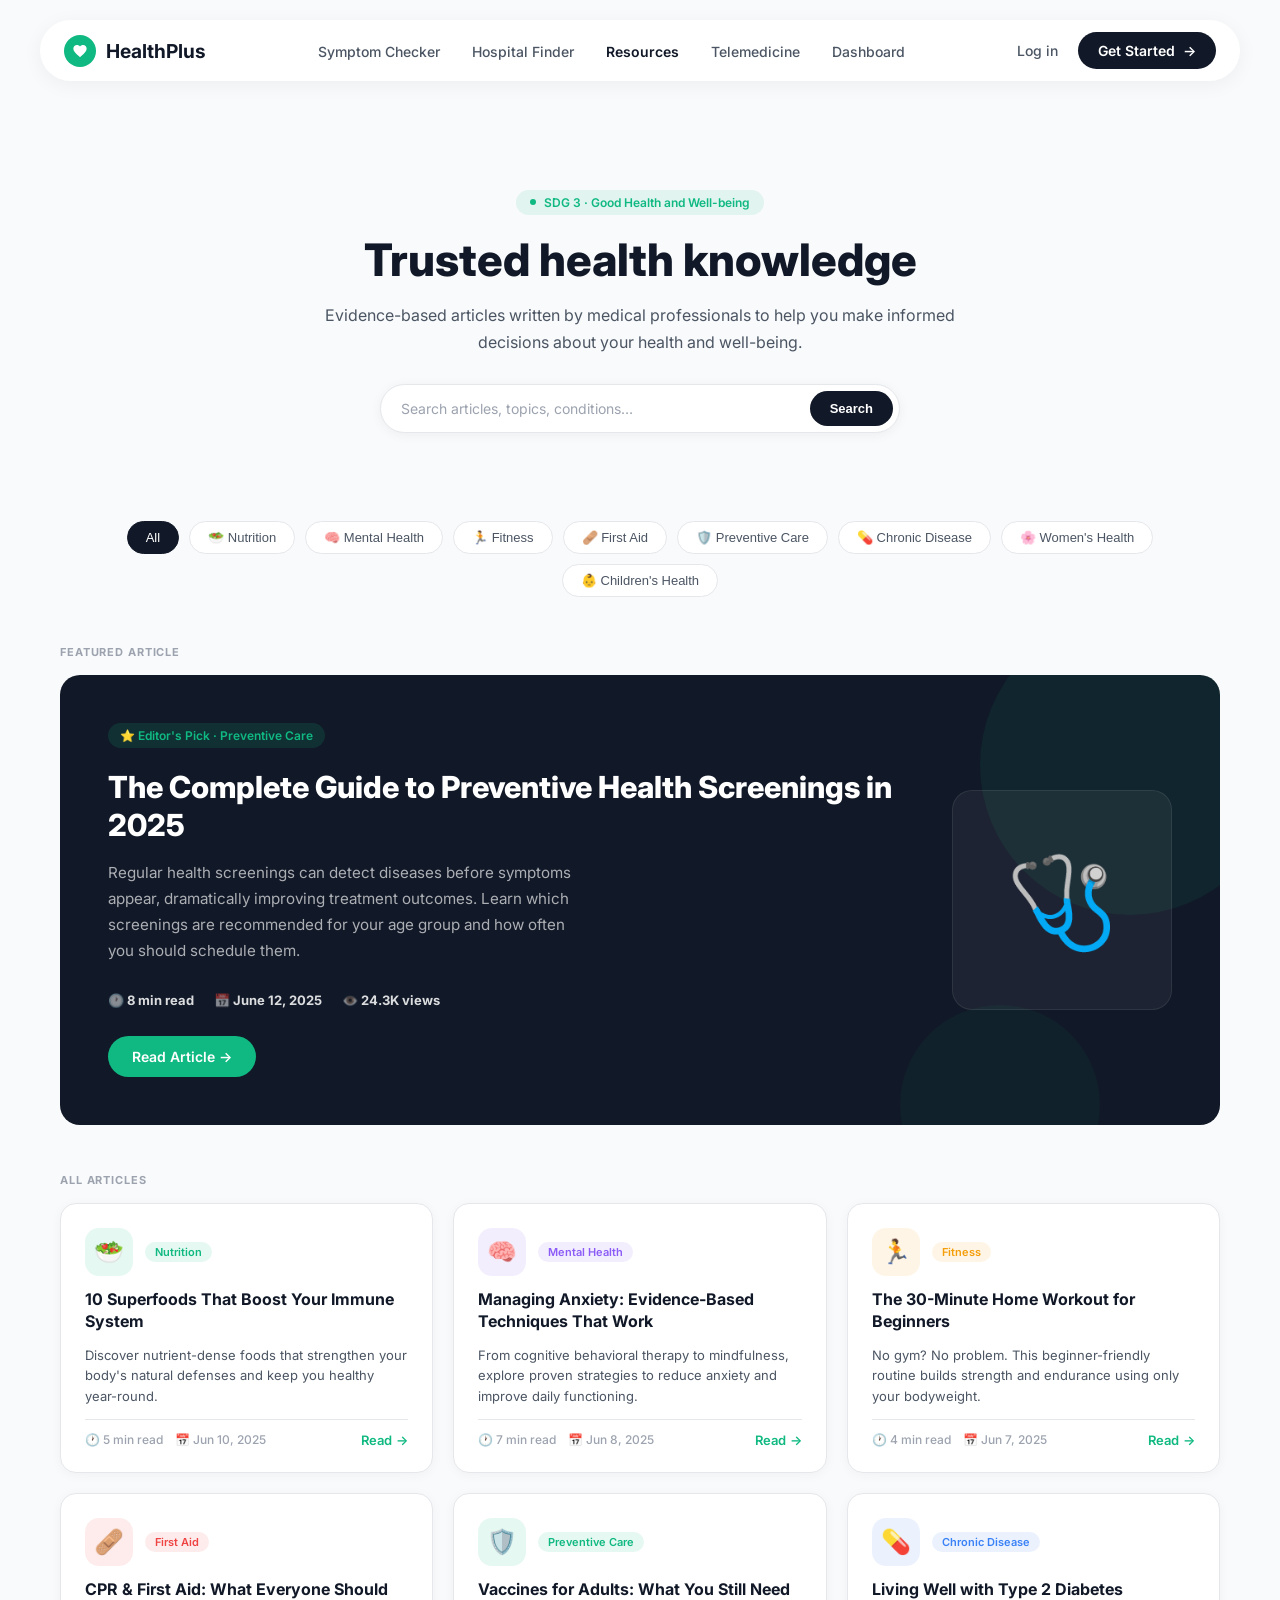
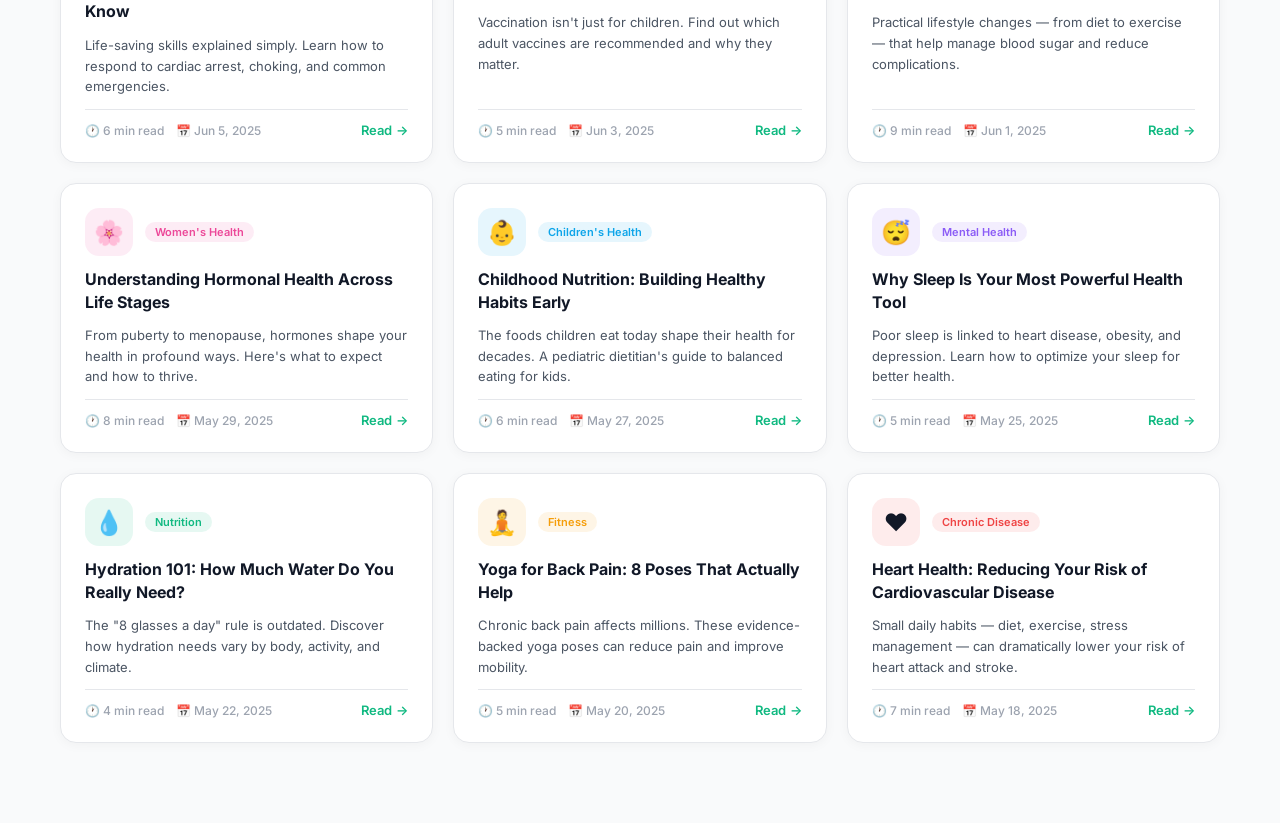
<file: resources.html>
<!DOCTYPE html>
<html lang="en">
<head>
    <meta charset="UTF-8">
    <meta name="viewport" content="width=device-width, initial-scale=1.0">
    <title>Resources - HealthPlus</title>
    <link href="https://fonts.googleapis.com/css2?family=Inter:wght@300;400;500;600;700;800&display=swap" rel="stylesheet">
    <style>
        :root {
            --primary-green: #10B981;
            --primary-dark: #111827;
            --text-grey: #4B5563;
            --text-light: #9CA3AF;
            --bg-light: #F9FAFB;
            --white: #FFFFFF;
            --accent-bg: #F3F4F6;
            --border: #E5E7EB;
        }

        * { margin: 0; padding: 0; box-sizing: border-box; }

        body {
            font-family: 'Inter', sans-serif;
            background-color: var(--bg-light);
            color: var(--primary-dark);
            overflow-x: hidden;
        }

        /* --- Navbar --- */
        .navbar-container {
            display: flex; justify-content: center;
            padding: 20px; position: sticky; top: 0;
            z-index: 100; background-color: var(--bg-light);
        }

        .navbar {
            display: flex; justify-content: space-between; align-items: center;
            width: 100%; max-width: 1200px;
            background: var(--white); padding: 12px 24px;
            border-radius: 100px; box-shadow: 0 4px 20px rgba(0,0,0,0.05);
        }

        .logo {
            display: flex; align-items: center; gap: 10px;
            font-weight: 700; font-size: 1.2rem;
            color: var(--primary-dark); text-decoration: none;
        }

        .logo-icon {
            width: 32px; height: 32px; background: var(--primary-green);
            border-radius: 50%; display: flex; align-items: center;
            justify-content: center; color: white;
        }

        .nav-links { display: flex; gap: 32px; list-style: none; }

        .nav-links a {
            text-decoration: none; color: var(--text-grey);
            font-size: 14px; font-weight: 500; transition: color 0.3s;
        }

        .nav-links a:hover { color: var(--primary-dark); }
        .nav-links a.active { color: var(--primary-dark); font-weight: 600; }

        .nav-actions { display: flex; align-items: center; gap: 20px; }

        .login-btn {
            color: var(--text-grey); font-weight: 500; font-size: 14px;
            cursor: pointer; background: none; border: none; text-decoration: none;
        }

        .get-started-btn {
            background: var(--primary-dark); color: var(--white);
            padding: 10px 20px; border-radius: 50px;
            font-size: 14px; font-weight: 600; border: none; cursor: pointer;
            display: flex; align-items: center; gap: 8px;
            transition: transform 0.2s; text-decoration: none;
        }

        .get-started-btn:hover { transform: translateY(-2px); }

        @media (max-width: 1024px) { .nav-links { display: none; } }

        /* --- Main --- */
        .main { max-width: 1200px; margin: 0 auto; padding: 40px 20px 80px; }

        /* --- Hero --- */
        .hero {
            text-align: center;
            padding: 48px 20px 40px;
            max-width: 680px;
            margin: 0 auto 48px;
        }

        .sdg-label {
            display: inline-flex; align-items: center; gap: 8px;
            background: rgba(16,185,129,0.1); color: var(--primary-green);
            padding: 5px 14px; border-radius: 20px;
            font-size: 12px; font-weight: 600; margin-bottom: 20px;
        }

        .sdg-dot { width: 6px; height: 6px; background: var(--primary-green); border-radius: 50%; }

        .hero-title {
            font-size: 2.8rem; font-weight: 800;
            color: var(--primary-dark); line-height: 1.15;
            margin-bottom: 16px;
        }

        .hero-desc {
            font-size: 1rem; color: var(--text-grey);
            line-height: 1.7; margin-bottom: 28px;
        }

        /* --- Search Bar --- */
        .search-wrap {
            display: flex; align-items: center;
            background: var(--white); border: 1.5px solid var(--border);
            border-radius: 50px; padding: 6px 6px 6px 20px;
            box-shadow: 0 2px 12px rgba(0,0,0,0.05);
            max-width: 520px; margin: 0 auto;
            transition: border-color 0.2s;
        }

        .search-wrap:focus-within { border-color: var(--primary-green); }

        .search-wrap input {
            flex: 1; border: none; outline: none;
            font-family: 'Inter', sans-serif; font-size: 14px;
            color: var(--primary-dark); background: transparent;
        }

        .search-wrap input::placeholder { color: var(--text-light); }

        .search-btn {
            background: var(--primary-dark); color: white;
            border: none; border-radius: 50px;
            padding: 10px 20px; font-size: 13px; font-weight: 600;
            cursor: pointer; white-space: nowrap;
            transition: opacity 0.2s;
        }

        .search-btn:hover { opacity: 0.85; }

        /* --- Category Pills --- */
        .categories {
            display: flex; flex-wrap: wrap; gap: 10px;
            justify-content: center; margin-bottom: 48px;
        }

        .cat-pill {
            padding: 8px 18px; border-radius: 50px;
            border: 1.5px solid var(--border);
            background: var(--white); color: var(--text-grey);
            font-size: 13px; font-weight: 500; cursor: pointer;
            transition: all 0.2s;
        }

        .cat-pill:hover { border-color: var(--primary-green); color: var(--primary-green); }

        .cat-pill.active {
            background: var(--primary-dark); color: white;
            border-color: var(--primary-dark);
        }

        /* --- Section Label --- */
        .section-label {
            font-size: 11px; font-weight: 700; letter-spacing: 0.08em;
            text-transform: uppercase; color: var(--text-light);
            margin-bottom: 16px;
        }

        /* --- Featured Article --- */
        .featured-card {
            background: var(--primary-dark);
            border-radius: 20px;
            padding: 48px;
            margin-bottom: 48px;
            display: flex; gap: 48px; align-items: center;
            position: relative; overflow: hidden;
        }

        .featured-card::before {
            content: '';
            position: absolute; top: -60px; right: -60px;
            width: 300px; height: 300px;
            background: rgba(16,185,129,0.08);
            border-radius: 50%;
        }

        .featured-card::after {
            content: '';
            position: absolute; bottom: -80px; right: 120px;
            width: 200px; height: 200px;
            background: rgba(16,185,129,0.05);
            border-radius: 50%;
        }

        .featured-left { flex: 1; position: relative; z-index: 1; }

        .featured-tag {
            display: inline-flex; align-items: center; gap: 6px;
            background: rgba(16,185,129,0.15); color: var(--primary-green);
            padding: 5px 12px; border-radius: 20px;
            font-size: 12px; font-weight: 600; margin-bottom: 20px;
        }

        .featured-title {
            font-size: 1.9rem; font-weight: 800;
            color: white; line-height: 1.25; margin-bottom: 16px;
        }

        .featured-desc {
            font-size: 0.95rem; color: rgba(255,255,255,0.65);
            line-height: 1.7; margin-bottom: 28px; max-width: 480px;
        }

        .featured-meta {
            display: flex; align-items: center; gap: 20px;
            margin-bottom: 28px;
        }

        .featured-meta span {
            font-size: 13px; color: rgba(255,255,255,0.5); font-weight: 500;
        }

        .featured-meta span strong { color: rgba(255,255,255,0.85); }

        .read-btn {
            display: inline-flex; align-items: center; gap: 8px;
            background: var(--primary-green); color: white;
            padding: 12px 24px; border-radius: 50px;
            font-size: 14px; font-weight: 600; text-decoration: none;
            transition: opacity 0.2s; border: none; cursor: pointer;
        }

        .read-btn:hover { opacity: 0.88; }

        .featured-right {
            flex-shrink: 0; width: 220px; height: 220px;
            background: rgba(255,255,255,0.05);
            border-radius: 20px; display: flex;
            align-items: center; justify-content: center;
            font-size: 90px; position: relative; z-index: 1;
            border: 1px solid rgba(255,255,255,0.08);
        }

        @media (max-width: 768px) {
            .featured-card { flex-direction: column; padding: 28px; gap: 24px; }
            .featured-right { width: 100%; height: 120px; font-size: 60px; }
            .featured-title { font-size: 1.4rem; }
            .hero-title { font-size: 2rem; }
        }

        /* --- Articles Grid --- */
        .articles-grid {
            display: grid;
            grid-template-columns: repeat(auto-fill, minmax(320px, 1fr));
            gap: 20px;
        }

        .article-card {
            background: var(--white); border-radius: 16px;
            border: 1px solid var(--border);
            box-shadow: 0 2px 12px rgba(0,0,0,0.04);
            padding: 24px; display: flex; flex-direction: column;
            gap: 12px; transition: all 0.3s; cursor: pointer;
        }

        .article-card:hover {
            transform: translateY(-4px);
            box-shadow: 0 8px 28px rgba(0,0,0,0.09);
            border-color: rgba(16,185,129,0.2);
        }

        .article-emoji {
            width: 48px; height: 48px; border-radius: 14px;
            display: flex; align-items: center; justify-content: center;
            font-size: 24px; flex-shrink: 0;
        }

        .article-tag {
            display: inline-flex; align-items: center;
            padding: 3px 10px; border-radius: 20px;
            font-size: 11px; font-weight: 600;
            width: fit-content;
        }

        .article-title {
            font-size: 1rem; font-weight: 700;
            color: var(--primary-dark); line-height: 1.4;
        }

        .article-excerpt {
            font-size: 13px; color: var(--text-grey);
            line-height: 1.6; flex: 1;
        }

        .article-footer {
            display: flex; justify-content: space-between;
            align-items: center; padding-top: 12px;
            border-top: 1px solid var(--border);
        }

        .article-meta {
            display: flex; align-items: center; gap: 12px;
        }

        .article-meta span {
            font-size: 12px; color: var(--text-light); font-weight: 500;
        }

        .article-read-link {
            font-size: 13px; font-weight: 600;
            color: var(--primary-green); text-decoration: none;
            display: flex; align-items: center; gap: 4px;
            transition: gap 0.2s;
        }

        .article-read-link:hover { gap: 8px; }

        /* --- No Results --- */
        .no-results {
            text-align: center; padding: 60px 20px;
            color: var(--text-light); font-size: 15px;
            display: none; grid-column: 1 / -1;
        }

        .no-results span { font-size: 40px; display: block; margin-bottom: 12px; }
    </style>
</head>
<body>

    <!-- Navbar -->
    <div class="navbar-container">
        <nav class="navbar">
            <a href="health.html" class="logo">
                <div class="logo-icon">
                    <svg width="16" height="16" viewBox="0 0 24 24" fill="currentColor">
                        <path d="M12 21.35l-1.45-1.32C5.4 15.36 2 12.28 2 8.5 2 5.42 4.42 3 7.5 3c1.74 0 3.41.81 4.5 2.09C13.09 3.81 14.76 3 16.5 3 19.58 3 22 5.42 22 8.5c0 3.78-3.4 6.86-8.55 11.54L12 21.35z"/>
                    </svg>
                </div>
                HealthPlus
            </a>
            <ul class="nav-links">
                <li><a href="symptom.html">Symptom Checker</a></li>
                <li><a href="hospital-finder.html">Hospital Finder</a></li>
                <li><a href="resources.html" class="active">Resources</a></li>
                <li><a href="telemedicine.html">Telemedicine</a></li>
                <li><a href="health-dashboard.html">Dashboard</a></li>
            </ul>
            <div class="nav-actions">
                <a href="login.html" class="login-btn">Log in</a>
                <a href="login.html" class="get-started-btn">Get Started <span>→</span></a>
            </div>
        </nav>
    </div>

    <div class="main">

        <!-- Hero -->
        <div class="hero">
            <div class="sdg-label"><span class="sdg-dot"></span> SDG 3 · Good Health and Well-being</div>
            <h1 class="hero-title">Trusted health knowledge</h1>
            <p class="hero-desc">Evidence-based articles written by medical professionals to help you make informed decisions about your health and well-being.</p>
            <div class="search-wrap">
                <input type="text" id="search-input" placeholder="Search articles, topics, conditions…" oninput="filterArticles()">
                <button class="search-btn">Search</button>
            </div>
        </div>

        <!-- Category Pills -->
        <div class="categories" id="categories">
            <button class="cat-pill active" onclick="setCategory(this, 'all')">All</button>
            <button class="cat-pill" onclick="setCategory(this, 'Nutrition')">🥗 Nutrition</button>
            <button class="cat-pill" onclick="setCategory(this, 'Mental Health')">🧠 Mental Health</button>
            <button class="cat-pill" onclick="setCategory(this, 'Fitness')">🏃 Fitness</button>
            <button class="cat-pill" onclick="setCategory(this, 'First Aid')">🩹 First Aid</button>
            <button class="cat-pill" onclick="setCategory(this, 'Preventive Care')">🛡️ Preventive Care</button>
            <button class="cat-pill" onclick="setCategory(this, 'Chronic Disease')">💊 Chronic Disease</button>
            <button class="cat-pill" onclick="setCategory(this, 'Women\'s Health')">🌸 Women's Health</button>
            <button class="cat-pill" onclick="setCategory(this, 'Children\'s Health')">👶 Children's Health</button>
        </div>

        <!-- Featured Article -->
        <div class="section-label">Featured Article</div>
        <div class="featured-card" id="featured-card">
            <div class="featured-left">
                <div class="featured-tag">⭐ Editor's Pick · Preventive Care</div>
                <h2 class="featured-title">The Complete Guide to Preventive Health Screenings in 2025</h2>
                <p class="featured-desc">Regular health screenings can detect diseases before symptoms appear, dramatically improving treatment outcomes. Learn which screenings are recommended for your age group and how often you should schedule them.</p>
                <div class="featured-meta">
                    <span>🕐 <strong>8 min read</strong></span>
                    <span>📅 <strong>June 12, 2025</strong></span>
                    <span>👁️ <strong>24.3K views</strong></span>
                </div>
                <a href="#" class="read-btn">Read Article →</a>
            </div>
            <div class="featured-right">🩺</div>
        </div>

        <!-- Articles Grid -->
        <div class="section-label">All Articles</div>
        <div class="articles-grid" id="articles-grid">
            <div class="no-results" id="no-results">
                <span>🔍</span>No articles found. Try a different search or category.
            </div>
        </div>

    </div>

    <script>
        const articles = [
            {
                category: 'Nutrition',
                emoji: '🥗',
                emojiColor: 'rgba(16,185,129,0.1)',
                tagColor: 'rgba(16,185,129,0.1)',
                tagText: '#10B981',
                title: '10 Superfoods That Boost Your Immune System',
                excerpt: 'Discover nutrient-dense foods that strengthen your body\'s natural defenses and keep you healthy year-round.',
                time: '5 min read',
                date: 'Jun 10, 2025'
            },
            {
                category: 'Mental Health',
                emoji: '🧠',
                emojiColor: 'rgba(139,92,246,0.1)',
                tagColor: 'rgba(139,92,246,0.1)',
                tagText: '#8B5CF6',
                title: 'Managing Anxiety: Evidence-Based Techniques That Work',
                excerpt: 'From cognitive behavioral therapy to mindfulness, explore proven strategies to reduce anxiety and improve daily functioning.',
                time: '7 min read',
                date: 'Jun 8, 2025'
            },
            {
                category: 'Fitness',
                emoji: '🏃',
                emojiColor: 'rgba(245,158,11,0.1)',
                tagColor: 'rgba(245,158,11,0.1)',
                tagText: '#F59E0B',
                title: 'The 30-Minute Home Workout for Beginners',
                excerpt: 'No gym? No problem. This beginner-friendly routine builds strength and endurance using only your bodyweight.',
                time: '4 min read',
                date: 'Jun 7, 2025'
            },
            {
                category: 'First Aid',
                emoji: '🩹',
                emojiColor: 'rgba(239,68,68,0.1)',
                tagColor: 'rgba(239,68,68,0.1)',
                tagText: '#EF4444',
                title: 'CPR & First Aid: What Everyone Should Know',
                excerpt: 'Life-saving skills explained simply. Learn how to respond to cardiac arrest, choking, and common emergencies.',
                time: '6 min read',
                date: 'Jun 5, 2025'
            },
            {
                category: 'Preventive Care',
                emoji: '🛡️',
                emojiColor: 'rgba(16,185,129,0.1)',
                tagColor: 'rgba(16,185,129,0.1)',
                tagText: '#10B981',
                title: 'Vaccines for Adults: What You Still Need',
                excerpt: 'Vaccination isn\'t just for children. Find out which adult vaccines are recommended and why they matter.',
                time: '5 min read',
                date: 'Jun 3, 2025'
            },
            {
                category: 'Chronic Disease',
                emoji: '💊',
                emojiColor: 'rgba(59,130,246,0.1)',
                tagColor: 'rgba(59,130,246,0.1)',
                tagText: '#3B82F6',
                title: 'Living Well with Type 2 Diabetes',
                excerpt: 'Practical lifestyle changes — from diet to exercise — that help manage blood sugar and reduce complications.',
                time: '9 min read',
                date: 'Jun 1, 2025'
            },
            {
                category: "Women's Health",
                emoji: '🌸',
                emojiColor: 'rgba(236,72,153,0.1)',
                tagColor: 'rgba(236,72,153,0.1)',
                tagText: '#EC4899',
                title: 'Understanding Hormonal Health Across Life Stages',
                excerpt: 'From puberty to menopause, hormones shape your health in profound ways. Here\'s what to expect and how to thrive.',
                time: '8 min read',
                date: 'May 29, 2025'
            },
            {
                category: "Children's Health",
                emoji: '👶',
                emojiColor: 'rgba(14,165,233,0.1)',
                tagColor: 'rgba(14,165,233,0.1)',
                tagText: '#0EA5E9',
                title: 'Childhood Nutrition: Building Healthy Habits Early',
                excerpt: 'The foods children eat today shape their health for decades. A pediatric dietitian\'s guide to balanced eating for kids.',
                time: '6 min read',
                date: 'May 27, 2025'
            },
            {
                category: 'Mental Health',
                emoji: '😴',
                emojiColor: 'rgba(139,92,246,0.1)',
                tagColor: 'rgba(139,92,246,0.1)',
                tagText: '#8B5CF6',
                title: 'Why Sleep Is Your Most Powerful Health Tool',
                excerpt: 'Poor sleep is linked to heart disease, obesity, and depression. Learn how to optimize your sleep for better health.',
                time: '5 min read',
                date: 'May 25, 2025'
            },
            {
                category: 'Nutrition',
                emoji: '💧',
                emojiColor: 'rgba(16,185,129,0.1)',
                tagColor: 'rgba(16,185,129,0.1)',
                tagText: '#10B981',
                title: 'Hydration 101: How Much Water Do You Really Need?',
                excerpt: 'The "8 glasses a day" rule is outdated. Discover how hydration needs vary by body, activity, and climate.',
                time: '4 min read',
                date: 'May 22, 2025'
            },
            {
                category: 'Fitness',
                emoji: '🧘',
                emojiColor: 'rgba(245,158,11,0.1)',
                tagColor: 'rgba(245,158,11,0.1)',
                tagText: '#F59E0B',
                title: 'Yoga for Back Pain: 8 Poses That Actually Help',
                excerpt: 'Chronic back pain affects millions. These evidence-backed yoga poses can reduce pain and improve mobility.',
                time: '5 min read',
                date: 'May 20, 2025'
            },
            {
                category: 'Chronic Disease',
                emoji: '❤️',
                emojiColor: 'rgba(239,68,68,0.1)',
                tagColor: 'rgba(239,68,68,0.1)',
                tagText: '#EF4444',
                title: 'Heart Health: Reducing Your Risk of Cardiovascular Disease',
                excerpt: 'Small daily habits — diet, exercise, stress management — can dramatically lower your risk of heart attack and stroke.',
                time: '7 min read',
                date: 'May 18, 2025'
            }
        ];

        let activeCategory = 'all';

        function renderArticles(list) {
            const grid = document.getElementById('articles-grid');
            const noResults = document.getElementById('no-results');
            const existing = grid.querySelectorAll('.article-card');
            existing.forEach(el => el.remove());

            if (list.length === 0) {
                noResults.style.display = 'block';
                return;
            }
            noResults.style.display = 'none';

            list.forEach(a => {
                const card = document.createElement('div');
                card.className = 'article-card';
                card.innerHTML = `
                    <div style="display:flex;align-items:center;gap:12px;">
                        <div class="article-emoji" style="background:${a.emojiColor}">${a.emoji}</div>
                        <span class="article-tag" style="background:${a.tagColor};color:${a.tagText}">${a.category}</span>
                    </div>
                    <div class="article-title">${a.title}</div>
                    <div class="article-excerpt">${a.excerpt}</div>
                    <div class="article-footer">
                        <div class="article-meta">
                            <span>🕐 ${a.time}</span>
                            <span>📅 ${a.date}</span>
                        </div>
                        <a href="#" class="article-read-link">Read <span>→</span></a>
                    </div>
                `;
                grid.appendChild(card);
            });
        }

        function filterArticles() {
            const query = document.getElementById('search-input').value.toLowerCase();
            let filtered = articles;
            if (activeCategory !== 'all') {
                filtered = filtered.filter(a => a.category === activeCategory);
            }
            if (query) {
                filtered = filtered.filter(a =>
                    a.title.toLowerCase().includes(query) ||
                    a.excerpt.toLowerCase().includes(query) ||
                    a.category.toLowerCase().includes(query)
                );
            }
            renderArticles(filtered);
        }

        function setCategory(btn, cat) {
            document.querySelectorAll('.cat-pill').forEach(p => p.classList.remove('active'));
            btn.classList.add('active');
            activeCategory = cat;
            filterArticles();
        }

        // Initial render
        renderArticles(articles);
    </script>
    <!-- LiveChatAI Embed -->
    <script src="https://app.livechatai.com/embed.js" data-id="cmfz1zexb0001la04iulo7jea" async defer></script>
</body>
</html>
</file>
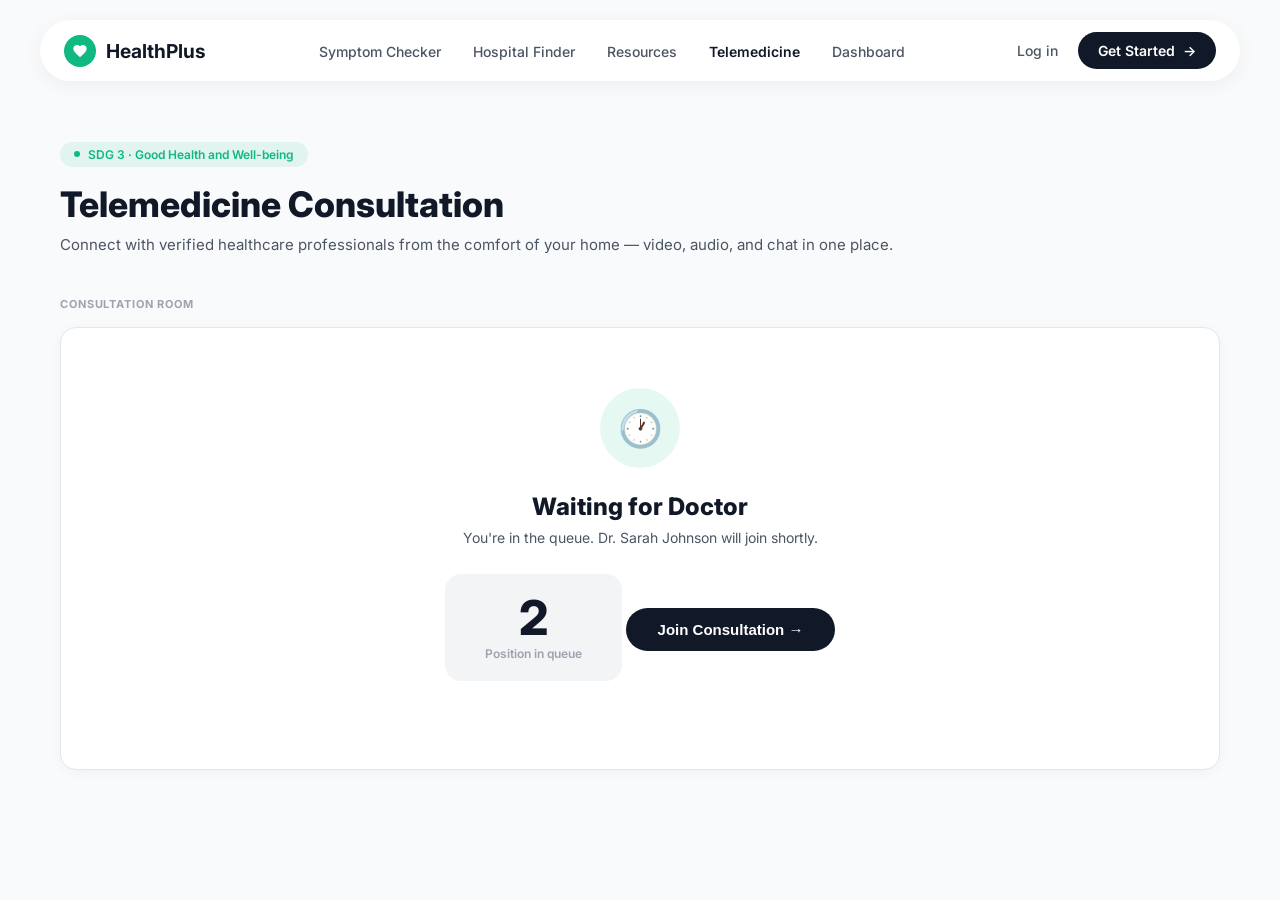
<file: telemedicine.html>
<!DOCTYPE html>
<html lang="en">
<head>
    <meta charset="UTF-8">
    <meta name="viewport" content="width=device-width, initial-scale=1.0">
    <title>Telemedicine - HealthPlus</title>
    <link href="https://fonts.googleapis.com/css2?family=Inter:wght@300;400;500;600;700;800&display=swap" rel="stylesheet">
    <style>
        :root {
            --primary-green: #10B981;
            --primary-dark: #111827;
            --text-grey: #4B5563;
            --text-light: #9CA3AF;
            --bg-light: #F9FAFB;
            --white: #FFFFFF;
            --accent-bg: #F3F4F6;
            --border: #E5E7EB;
        }

        * { margin: 0; padding: 0; box-sizing: border-box; }

        body {
            font-family: 'Inter', sans-serif;
            background-color: var(--bg-light);
            color: var(--primary-dark);
            overflow-x: hidden;
        }

        /* --- Navbar --- */
        .navbar-container {
            display: flex; justify-content: center;
            padding: 20px; position: sticky; top: 0;
            z-index: 100; background-color: var(--bg-light);
        }

        .navbar {
            display: flex; justify-content: space-between; align-items: center;
            width: 100%; max-width: 1200px;
            background: var(--white); padding: 12px 24px;
            border-radius: 100px; box-shadow: 0 4px 20px rgba(0,0,0,0.05);
        }

        .logo {
            display: flex; align-items: center; gap: 10px;
            font-weight: 700; font-size: 1.2rem;
            color: var(--primary-dark); text-decoration: none;
        }

        .logo-icon {
            width: 32px; height: 32px; background: var(--primary-green);
            border-radius: 50%; display: flex; align-items: center;
            justify-content: center; color: white;
        }

        .nav-links { display: flex; gap: 32px; list-style: none; }

        .nav-links a {
            text-decoration: none; color: var(--text-grey);
            font-size: 14px; font-weight: 500; transition: color 0.3s;
        }

        .nav-links a:hover { color: var(--primary-dark); }
        .nav-links a.active { color: var(--primary-dark); font-weight: 600; }

        .nav-actions { display: flex; align-items: center; gap: 20px; }

        .login-btn {
            color: var(--text-grey); font-weight: 500; font-size: 14px;
            cursor: pointer; background: none; border: none; text-decoration: none;
        }

        .get-started-btn {
            background: var(--primary-dark); color: var(--white);
            padding: 10px 20px; border-radius: 50px;
            font-size: 14px; font-weight: 600; border: none; cursor: pointer;
            display: flex; align-items: center; gap: 8px;
            transition: transform 0.2s; text-decoration: none;
        }

        .get-started-btn:hover { transform: translateY(-2px); }

        @media (max-width: 1024px) { .nav-links { display: none; } }

        /* --- Main --- */
        .main { max-width: 1200px; margin: 0 auto; padding: 40px 20px 80px; }

        /* --- Hero --- */
        .hero { margin-bottom: 40px; }

        .sdg-label {
            display: inline-flex; align-items: center; gap: 8px;
            background: rgba(16,185,129,0.1); color: var(--primary-green);
            padding: 5px 14px; border-radius: 20px;
            font-size: 12px; font-weight: 600; margin-bottom: 16px;
        }

        .sdg-dot { width: 6px; height: 6px; background: var(--primary-green); border-radius: 50%; }

        .hero-title {
            font-size: 2.2rem; font-weight: 800;
            color: var(--primary-dark); margin-bottom: 8px;
        }

        .hero-desc { font-size: 15px; color: var(--text-grey); line-height: 1.6; }

        /* --- Section Label --- */
        .section-label {
            font-size: 11px; font-weight: 700; letter-spacing: 0.08em;
            text-transform: uppercase; color: var(--text-light);
            margin-bottom: 16px;
        }

        /* --- Card base --- */
        .card {
            background: var(--white); border-radius: 16px;
            border: 1px solid var(--border);
            box-shadow: 0 2px 12px rgba(0,0,0,0.04);
        }

        /* --- Waiting Room --- */
        .waiting-room {
            display: none; text-align: center; padding: 60px 40px;
        }

        .waiting-room.active { display: block; }

        .waiting-icon {
            width: 80px; height: 80px; border-radius: 50%;
            background: rgba(16,185,129,0.1);
            display: flex; align-items: center; justify-content: center;
            font-size: 36px; margin: 0 auto 24px;
            animation: pulse 2s infinite;
        }

        @keyframes pulse {
            0%, 100% { transform: scale(1); opacity: 1; }
            50% { transform: scale(1.08); opacity: 0.85; }
        }

        .waiting-title { font-size: 1.5rem; font-weight: 800; margin-bottom: 8px; }
        .waiting-text { font-size: 14px; color: var(--text-grey); margin-bottom: 28px; }

        .queue-badge {
            display: inline-flex; flex-direction: column; align-items: center;
            background: var(--accent-bg); border-radius: 16px;
            padding: 20px 40px; margin-bottom: 28px;
        }

        .queue-num {
            font-size: 3rem; font-weight: 800; color: var(--primary-dark); line-height: 1;
        }

        .queue-label { font-size: 12px; color: var(--text-light); font-weight: 600; margin-top: 4px; }

        .join-btn {
            background: var(--primary-dark); color: white;
            padding: 13px 32px; border-radius: 50px;
            font-size: 15px; font-weight: 700; border: none;
            cursor: pointer; transition: all 0.2s;
            display: inline-flex; align-items: center; gap: 8px;
        }

        .join-btn:hover { opacity: 0.88; transform: translateY(-1px); }

        /* --- Video Call Layout --- */
        .video-call-section {
            display: none;
            grid-template-columns: 1fr 300px;
            gap: 20px; margin-bottom: 24px;
        }

        /* --- Main Video --- */
        .main-video-wrap {
            border-radius: 16px; overflow: hidden;
            aspect-ratio: 16/9; position: relative;
            background: var(--primary-dark);
        }

        .video-placeholder {
            width: 100%; height: 100%;
            display: flex; flex-direction: column;
            align-items: center; justify-content: center;
            gap: 12px;
        }

        .video-placeholder-icon { font-size: 56px; }

        .video-placeholder-text {
            font-size: 14px; color: rgba(255,255,255,0.5); font-weight: 500;
        }

        .video-controls {
            position: absolute; bottom: 20px; left: 50%;
            transform: translateX(-50%);
            display: flex; gap: 12px; align-items: center;
            background: rgba(17,24,39,0.85);
            backdrop-filter: blur(12px);
            padding: 12px 20px; border-radius: 50px;
            border: 1px solid rgba(255,255,255,0.1);
        }

        .ctrl-btn {
            width: 44px; height: 44px; border-radius: 50%;
            border: none; cursor: pointer; font-size: 16px;
            display: flex; align-items: center; justify-content: center;
            background: rgba(255,255,255,0.12); color: white;
            transition: all 0.2s;
        }

        .ctrl-btn:hover { background: rgba(255,255,255,0.22); transform: scale(1.08); }
        .ctrl-btn.off { background: #EF4444; }

        .end-btn {
            width: 52px; height: 52px; border-radius: 50%;
            background: #EF4444; border: none; cursor: pointer;
            font-size: 20px; display: flex; align-items: center;
            justify-content: center; color: white; transition: all 0.2s;
        }

        .end-btn:hover { background: #DC2626; transform: scale(1.05); }

        /* --- Sidebar --- */
        .video-sidebar {
            display: flex; flex-direction: column; gap: 16px;
        }

        .self-video {
            border-radius: 12px; overflow: hidden;
            aspect-ratio: 16/9; background: var(--primary-dark);
            position: relative;
        }

        .self-label {
            position: absolute; bottom: 10px; left: 10px;
            background: rgba(17,24,39,0.75); color: white;
            font-size: 12px; font-weight: 600;
            padding: 4px 10px; border-radius: 20px;
        }

        .info-card {
            padding: 16px 20px; display: flex;
            align-items: center; gap: 14px;
        }

        .info-icon {
            width: 40px; height: 40px; border-radius: 12px;
            background: rgba(16,185,129,0.1);
            display: flex; align-items: center; justify-content: center;
            font-size: 18px; flex-shrink: 0;
        }

        .info-label { font-size: 11px; color: var(--text-light); font-weight: 600; }
        .info-value { font-size: 15px; font-weight: 700; color: var(--primary-dark); }

        /* --- Session Info Grid --- */
        .session-info {
            display: none;
            grid-template-columns: repeat(auto-fill, minmax(220px, 1fr));
            gap: 16px; margin-bottom: 24px;
        }

        .session-card {
            padding: 20px; display: flex; align-items: center; gap: 14px;
        }

        .session-icon {
            width: 44px; height: 44px; border-radius: 12px;
            display: flex; align-items: center; justify-content: center;
            font-size: 20px; flex-shrink: 0;
        }

        .session-label { font-size: 11px; color: var(--text-light); font-weight: 600; margin-bottom: 3px; }
        .session-value { font-size: 15px; font-weight: 700; color: var(--primary-dark); }

        /* --- Chat Section --- */
        .chat-section { display: none; }

        .chat-wrap { padding: 0; overflow: hidden; }

        .chat-header {
            padding: 18px 24px; border-bottom: 1px solid var(--border);
            display: flex; align-items: center; gap: 10px;
        }

        .chat-header-title { font-size: 15px; font-weight: 700; }
        .chat-header-sub { font-size: 12px; color: var(--text-light); }

        .online-dot {
            width: 8px; height: 8px; border-radius: 50%;
            background: var(--primary-green); flex-shrink: 0;
        }

        .chat-messages {
            height: 320px; overflow-y: auto;
            padding: 20px; display: flex;
            flex-direction: column; gap: 16px;
        }

        .chat-msg { display: flex; gap: 10px; }
        .chat-msg.patient { flex-direction: row-reverse; }

        .msg-avatar {
            width: 36px; height: 36px; border-radius: 50%;
            display: flex; align-items: center; justify-content: center;
            font-size: 16px; flex-shrink: 0;
            background: var(--accent-bg);
        }

        .msg-avatar.doctor { background: rgba(16,185,129,0.1); }

        .msg-bubble {
            max-width: 68%; padding: 10px 14px;
            border-radius: 16px; font-size: 14px; line-height: 1.5;
        }

        .chat-msg.doctor .msg-bubble {
            background: var(--accent-bg); color: var(--primary-dark);
            border-bottom-left-radius: 4px;
        }

        .chat-msg.patient .msg-bubble {
            background: var(--primary-dark); color: white;
            border-bottom-right-radius: 4px;
        }

        .msg-time {
            font-size: 11px; color: var(--text-light);
            margin-top: 4px;
        }

        .chat-msg.patient .msg-time { text-align: right; }

        .chat-input-row {
            display: flex; gap: 10px; padding: 16px 20px;
            border-top: 1px solid var(--border);
        }

        .chat-input-row input {
            flex: 1; padding: 11px 16px; border-radius: 50px;
            border: 1.5px solid var(--border);
            font-family: 'Inter', sans-serif; font-size: 14px;
            color: var(--primary-dark); outline: none;
            transition: border-color 0.2s; background: var(--bg-light);
        }

        .chat-input-row input:focus { border-color: var(--primary-green); }
        .chat-input-row input::placeholder { color: var(--text-light); }

        .send-btn {
            background: var(--primary-dark); color: white;
            border: none; border-radius: 50px;
            padding: 11px 20px; font-size: 14px; font-weight: 600;
            cursor: pointer; transition: opacity 0.2s; white-space: nowrap;
        }

        .send-btn:hover { opacity: 0.85; }

        @media (max-width: 900px) {
            .video-call-section { grid-template-columns: 1fr; }
            .video-sidebar { flex-direction: row; flex-wrap: wrap; }
            .self-video { flex: 1; min-width: 160px; }
        }

        @media (max-width: 600px) {
            .hero-title { font-size: 1.6rem; }
            .session-info { grid-template-columns: 1fr 1fr; }
        }
    </style>
</head>
<body>

    <!-- Navbar -->
    <div class="navbar-container">
        <nav class="navbar">
            <a href="health.html" class="logo">
                <div class="logo-icon">
                    <svg width="16" height="16" viewBox="0 0 24 24" fill="currentColor">
                        <path d="M12 21.35l-1.45-1.32C5.4 15.36 2 12.28 2 8.5 2 5.42 4.42 3 7.5 3c1.74 0 3.41.81 4.5 2.09C13.09 3.81 14.76 3 16.5 3 19.58 3 22 5.42 22 8.5c0 3.78-3.4 6.86-8.55 11.54L12 21.35z"/>
                    </svg>
                </div>
                HealthPlus
            </a>
            <ul class="nav-links">
                <li><a href="symptom.html">Symptom Checker</a></li>
                <li><a href="hospital-finder.html">Hospital Finder</a></li>
                <li><a href="resources.html">Resources</a></li>
                <li><a href="telemedicine.html" class="active">Telemedicine</a></li>
                <li><a href="health-dashboard.html">Dashboard</a></li>
            </ul>
            <div class="nav-actions">
                <a href="login.html" class="login-btn">Log in</a>
                <a href="login.html" class="get-started-btn">Get Started <span>→</span></a>
            </div>
        </nav>
    </div>

    <div class="main">

        <!-- Hero -->
        <div class="hero">
            <div class="sdg-label"><span class="sdg-dot"></span> SDG 3 · Good Health and Well-being</div>
            <h1 class="hero-title">Telemedicine Consultation</h1>
            <p class="hero-desc">Connect with verified healthcare professionals from the comfort of your home — video, audio, and chat in one place.</p>
        </div>

        <!-- Waiting Room -->
        <div class="section-label">Consultation Room</div>
        <div class="card waiting-room" id="waiting-room">
            <div class="waiting-icon">🕐</div>
            <h2 class="waiting-title">Waiting for Doctor</h2>
            <p class="waiting-text">You're in the queue. Dr. Sarah Johnson will join shortly.</p>
            <div class="queue-badge">
                <div class="queue-num" id="queue-num">2</div>
                <div class="queue-label">Position in queue</div>
            </div>
            <button class="join-btn" id="join-btn">Join Consultation →</button>
        </div>

        <!-- Video Call Section -->
        <div class="video-call-section" id="video-call-section">

            <!-- Main Video -->
            <div class="main-video-wrap">
                <div class="video-placeholder">
                    <div class="video-placeholder-icon">📹</div>
                    <div class="video-placeholder-text">Doctor's video will appear here</div>
                </div>
                <div class="video-controls">
                    <button class="ctrl-btn" id="mute-btn" title="Mute">🎤</button>
                    <button class="ctrl-btn" id="video-btn" title="Camera">📷</button>
                    <button class="ctrl-btn" id="screen-btn" title="Share Screen">🖥️</button>
                    <button class="end-btn" id="end-btn" title="End Call">📵</button>
                </div>
            </div>

            <!-- Sidebar -->
            <div class="video-sidebar">
                <div class="self-video">
                    <div class="video-placeholder" style="height:100%">
                        <div style="font-size:36px">👤</div>
                    </div>
                    <div class="self-label">You</div>
                </div>

                <div class="card info-card">
                    <div class="info-icon">👨‍⚕️</div>
                    <div>
                        <div class="info-label">Doctor</div>
                        <div class="info-value">Dr. Sarah Johnson</div>
                    </div>
                </div>

                <div class="card info-card">
                    <div class="info-icon">⏱️</div>
                    <div>
                        <div class="info-label">Session Time</div>
                        <div class="info-value" id="session-timer">00:00</div>
                    </div>
                </div>

                <div class="card info-card">
                    <div class="info-icon">📶</div>
                    <div>
                        <div class="info-label">Connection</div>
                        <div class="info-value" style="color:#10B981">Excellent</div>
                    </div>
                </div>
            </div>
        </div>

        <!-- Session Info -->
        <div class="session-info" id="session-info">
            <div class="card session-card">
                <div class="session-icon" style="background:rgba(16,185,129,0.1)">📋</div>
                <div>
                    <div class="session-label">Appointment ID</div>
                    <div class="session-value">#APT2024001</div>
                </div>
            </div>
            <div class="card session-card">
                <div class="session-icon" style="background:rgba(59,130,246,0.1)">🩺</div>
                <div>
                    <div class="session-label">Specialization</div>
                    <div class="session-value">General Medicine</div>
                </div>
            </div>
            <div class="card session-card">
                <div class="session-icon" style="background:rgba(245,158,11,0.1)">💬</div>
                <div>
                    <div class="session-label">Consultation Type</div>
                    <div class="session-value">Video Call</div>
                </div>
            </div>
            <div class="card session-card">
                <div class="session-icon" style="background:rgba(139,92,246,0.1)">💳</div>
                <div>
                    <div class="session-label">Consultation Fee</div>
                    <div class="session-value">₹500</div>
                </div>
            </div>
        </div>

        <!-- Chat Section -->
        <div class="chat-section" id="chat-section">
            <div class="section-label">Session Chat</div>
            <div class="card chat-wrap">
                <div class="chat-header">
                    <span class="online-dot"></span>
                    <div>
                        <div class="chat-header-title">Dr. Sarah Johnson</div>
                        <div class="chat-header-sub">General Medicine · Online</div>
                    </div>
                </div>
                <div class="chat-messages" id="chat-messages">
                    <div class="chat-msg doctor">
                        <div class="msg-avatar doctor">👨‍⚕️</div>
                        <div>
                            <div class="msg-bubble">Hello! I'm Dr. Sarah Johnson. How can I help you today?</div>
                            <div class="msg-time">10:00 AM</div>
                        </div>
                    </div>
                </div>
                <div class="chat-input-row">
                    <input type="text" id="chat-input" placeholder="Type your message…">
                    <button class="send-btn" id="send-btn">Send →</button>
                </div>
            </div>
        </div>

    </div>

    <script>
        const waitingRoom      = document.getElementById('waiting-room');
        const videoCallSection = document.getElementById('video-call-section');
        const sessionInfo      = document.getElementById('session-info');
        const chatSection      = document.getElementById('chat-section');
        const sessionTimer     = document.getElementById('session-timer');
        const queueNum         = document.getElementById('queue-num');
        const chatMessages     = document.getElementById('chat-messages');
        const chatInput        = document.getElementById('chat-input');

        let timerInterval, seconds = 0;
        let muted = false, videoOff = false, sharing = false;

        // Show waiting room
        waitingRoom.classList.add('active');

        // Simulate queue countdown
        setTimeout(() => { queueNum.textContent = '1'; }, 3000);
        setTimeout(() => { joinConsultation(); }, 6000);

        document.getElementById('join-btn').addEventListener('click', joinConsultation);

        function joinConsultation() {
            waitingRoom.classList.remove('active');
            videoCallSection.style.display = 'grid';
            sessionInfo.style.display      = 'grid';
            chatSection.style.display      = 'block';
            startTimer();
        }

        function startTimer() {
            timerInterval = setInterval(() => {
                seconds++;
                const m = String(Math.floor(seconds / 60)).padStart(2, '0');
                const s = String(seconds % 60).padStart(2, '0');
                sessionTimer.textContent = `${m}:${s}`;
            }, 1000);
        }

        // Controls
        document.getElementById('mute-btn').addEventListener('click', function () {
            muted = !muted;
            this.textContent = muted ? '🔇' : '🎤';
            this.classList.toggle('off', muted);
        });

        document.getElementById('video-btn').addEventListener('click', function () {
            videoOff = !videoOff;
            this.textContent = videoOff ? '🚫' : '📷';
            this.classList.toggle('off', videoOff);
        });

        document.getElementById('screen-btn').addEventListener('click', function () {
            sharing = !sharing;
            this.textContent = sharing ? '⏹️' : '🖥️';
            this.classList.toggle('off', sharing);
        });

        document.getElementById('end-btn').addEventListener('click', function () {
            if (confirm('End the consultation?')) {
                clearInterval(timerInterval);
                window.location.href = 'dashboard.html';
            }
        });

        // Chat
        document.getElementById('send-btn').addEventListener('click', sendMessage);
        chatInput.addEventListener('keypress', e => { if (e.key === 'Enter') sendMessage(); });

        function sendMessage() {
            const text = chatInput.value.trim();
            if (!text) return;
            addMessage(text, 'patient');
            chatInput.value = '';
            setTimeout(() => {
                const replies = [
                    'I understand. Can you tell me more about your symptoms?',
                    'How long have you been experiencing this?',
                    'Have you taken any medication for this?',
                    'Is there anything that makes it better or worse?'
                ];
                addMessage(replies[Math.floor(Math.random() * replies.length)], 'doctor');
            }, 1800);
        }

        function addMessage(text, sender) {
            const time = new Date().toLocaleTimeString([], { hour: '2-digit', minute: '2-digit' });
            const div = document.createElement('div');
            div.className = `chat-msg ${sender}`;
            div.innerHTML = `
                <div class="msg-avatar ${sender}">${sender === 'doctor' ? '👨‍⚕️' : '🧑'}</div>
                <div>
                    <div class="msg-bubble">${text}</div>
                    <div class="msg-time">${time}</div>
                </div>`;
            chatMessages.appendChild(div);
            chatMessages.scrollTop = chatMessages.scrollHeight;
        }
    </script>
    <!-- LiveChatAI Embed -->
    <script src="https://app.livechatai.com/embed.js" data-id="cmfz1zexb0001la04iulo7jea" async defer></script>
</body>
</html>
</file>
<file: shared.css>
/* ===== EduSmart Shared Design System ===== */
/* Matches j.html light white theme */

@import url('https://fonts.googleapis.com/css2?family=Roboto:wght@300;400;500;700&family=DM+Sans:wght@400;500;600;700&display=swap');

:root {
    --bg-primary: #f8fafc;
    --bg-secondary: #ffffff;
    --fg: #1e293b;
    --fg-muted: #64748b;
    --accent: #6366f1;
    --accent-glow: rgba(99, 102, 241, 0.15);
    --accent-secondary: #4f46e5;
    --card-bg: #ffffff;
    --card-border: #e2e8f0;
    --sidebar-width: 260px;
    --danger: #ef4444;
    --success: #22c55e;
    --warning: #f59e0b;
}

* {
    margin: 0;
    padding: 0;
    box-sizing: border-box;
}

body {
    font-family: 'DM Sans', 'Roboto', sans-serif;
    background: var(--bg-primary);
    color: var(--fg);
    line-height: 1.6;
    min-height: 100vh;
    overflow-x: hidden;
}

h1, h2, h3, h4, h5, h6 {
    font-family: 'DM Sans', 'Roboto', sans-serif;
    color: var(--fg);
}

a { text-decoration: none; }

/* ===== APP LAYOUT ===== */
.app-container {
    display: flex;
    min-height: 100vh;
}

/* ===== SIDEBAR ===== */
.sidebar {
    width: var(--sidebar-width);
    background: #ffffff;
    border-right: 1px solid var(--card-border);
    padding: 20px 0;
    position: fixed;
    height: 100vh;
    overflow-y: auto;
    z-index: 1000;
    transition: transform 0.3s ease;
    box-shadow: 2px 0 10px rgba(0, 0, 0, 0.05);
}

.sidebar-logo {
    display: flex;
    align-items: center;
    padding: 0 20px 20px;
    border-bottom: 1px solid var(--card-border);
    margin-bottom: 20px;
    gap: 12px;
}

.sidebar-logo-icon {
    width: 44px;
    height: 44px;
    border-radius: 14px;
    background: var(--accent);
    display: flex;
    align-items: center;
    justify-content: center;
    color: white;
    font-size: 20px;
}

.sidebar-logo-text {
    font-size: 20px;
    font-weight: 700;
    color: #1e293b;
}

.sidebar-logo-sub {
    font-size: 11px;
    color: var(--fg-muted);
    font-weight: 500;
}

.nav-menu {
    list-style: none;
    padding: 0 10px;
}

.nav-item {
    margin-bottom: 4px;
}

.nav-link {
    display: flex;
    align-items: center;
    padding: 12px 16px;
    color: var(--fg-muted);
    text-decoration: none;
    transition: all 0.2s ease;
    border-radius: 14px;
    cursor: pointer;
    font-size: 14px;
    font-weight: 500;
    gap: 10px;
}

.nav-link:hover {
    background: var(--accent-glow);
    color: var(--accent);
}

.nav-link.active {
    background: var(--accent-glow);
    color: var(--accent);
    border: 1px solid rgba(99, 102, 241, 0.2);
    font-weight: 600;
}

.nav-link i {
    font-size: 16px;
    width: 20px;
    text-align: center;
}

.nav-badge {
    margin-left: auto;
    background: var(--accent);
    color: white;
    font-size: 11px;
    padding: 2px 8px;
    border-radius: 10px;
    font-weight: 600;
}

.nav-section-label {
    font-size: 11px;
    text-transform: uppercase;
    letter-spacing: 0.08em;
    color: var(--fg-muted);
    padding: 12px 16px 6px;
    font-weight: 600;
}

/* ===== MAIN CONTENT ===== */
.main-content {
    flex: 1;
    margin-left: var(--sidebar-width);
    min-height: 100vh;
    display: flex;
    flex-direction: column;
}

/* ===== HEADER ===== */
.page-header {
    display: flex;
    justify-content: space-between;
    align-items: center;
    padding: 20px 32px;
    background: #ffffff;
    border-bottom: 1px solid var(--card-border);
    position: sticky;
    top: 0;
    z-index: 500;
    box-shadow: 0 2px 10px rgba(0,0,0,0.04);
}

.page-header-title {
    font-size: 22px;
    font-weight: 700;
    color: #1e293b;
    display: flex;
    align-items: center;
    gap: 10px;
}

.page-header-title i {
    color: var(--accent);
}

.header-actions {
    display: flex;
    align-items: center;
    gap: 12px;
}

.user-profile-pill {
    display: flex;
    align-items: center;
    gap: 10px;
    padding: 8px 16px 8px 8px;
    background: #f8fafc;
    border: 1px solid var(--card-border);
    border-radius: 50px;
}

.user-avatar {
    width: 36px;
    height: 36px;
    border-radius: 50%;
    background: var(--accent);
    display: flex;
    align-items: center;
    justify-content: center;
    color: white;
    font-weight: 700;
    font-size: 13px;
}

.user-name-text {
    font-size: 14px;
    font-weight: 600;
    color: #1e293b;
}

.user-role-text {
    font-size: 11px;
    color: var(--fg-muted);
}

.btn-logout {
    background: rgba(239, 68, 68, 0.08);
    border: 1px solid rgba(239, 68, 68, 0.2);
    color: var(--danger);
    padding: 8px 16px;
    border-radius: 10px;
    font-size: 13px;
    font-weight: 600;
    cursor: pointer;
    transition: all 0.2s ease;
    display: flex;
    align-items: center;
    gap: 6px;
    font-family: inherit;
}

.btn-logout:hover {
    background: rgba(239, 68, 68, 0.15);
}

/* ===== CONTENT AREA ===== */
.content-area {
    padding: 28px 32px;
    flex: 1;
}

/* ===== GLASS / WHITE CARDS ===== */
.white-card {
    background: #ffffff;
    border: 1px solid var(--card-border);
    border-radius: 20px;
    box-shadow: 0 1px 3px rgba(0,0,0,0.06), 0 4px 6px rgba(0,0,0,0.04);
    transition: all 0.3s ease;
}

.white-card:hover {
    transform: translateY(-3px);
    box-shadow: 0 10px 25px rgba(0,0,0,0.08);
    border-color: var(--accent);
}

.card-pad {
    padding: 24px;
}

/* ===== STAT CARDS ===== */
.stats-row {
    display: grid;
    grid-template-columns: repeat(auto-fit, minmax(200px, 1fr));
    gap: 20px;
    margin-bottom: 28px;
}

.stat-card {
    background: white;
    border-radius: 20px;
    border: 1px solid var(--card-border);
    padding: 24px;
    display: flex;
    align-items: center;
    gap: 16px;
    box-shadow: 0 2px 8px rgba(0,0,0,0.05);
    transition: transform 0.3s ease;
}

.stat-card:hover { transform: translateY(-4px); }

.stat-icon {
    width: 52px;
    height: 52px;
    border-radius: 16px;
    display: flex;
    align-items: center;
    justify-content: center;
    font-size: 22px;
}

.stat-icon.purple { background: rgba(99,102,241,0.12); color: #6366f1; }
.stat-icon.green  { background: rgba(34,197,94,0.12);  color: #22c55e; }
.stat-icon.amber  { background: rgba(245,158,11,0.12); color: #f59e0b; }
.stat-icon.pink   { background: rgba(236,72,153,0.12); color: #ec4899; }
.stat-icon.blue   { background: rgba(59,130,246,0.12); color: #3b82f6; }
.stat-icon.teal   { background: rgba(20,184,166,0.12); color: #14b8a6; }

.stat-value {
    font-size: 28px;
    font-weight: 800;
    color: #1e293b;
    line-height: 1;
}

.stat-label {
    font-size: 13px;
    color: var(--fg-muted);
    font-weight: 500;
    margin-top: 4px;
}

/* ===== SECTION HEADERS ===== */
.section-header {
    display: flex;
    justify-content: space-between;
    align-items: center;
    margin-bottom: 16px;
}

.section-title {
    font-size: 18px;
    font-weight: 700;
    color: #1e293b;
    display: flex;
    align-items: center;
    gap: 8px;
}

.section-title i { color: var(--accent); }

.view-all-link {
    color: var(--accent);
    font-size: 13px;
    font-weight: 600;
    cursor: pointer;
    display: flex;
    align-items: center;
    gap: 4px;
    transition: opacity 0.2s;
}

.view-all-link:hover { opacity: 0.7; }

/* ===== FILTER SECTION ===== */
.filter-panel {
    background: #ffffff;
    border-radius: 20px;
    border: 1px solid var(--card-border);
    padding: 24px;
    box-shadow: 0 2px 8px rgba(0,0,0,0.05);
    margin-bottom: 28px;
}

.filter-header {
    display: flex;
    justify-content: space-between;
    align-items: center;
    margin-bottom: 20px;
}

.filter-title {
    font-size: 16px;
    font-weight: 700;
    color: #1e293b;
    display: flex;
    align-items: center;
    gap: 8px;
}

.filter-title i { color: var(--accent); }

.clear-btn {
    font-size: 13px;
    color: var(--accent);
    cursor: pointer;
    font-weight: 600;
    background: none;
    border: none;
    font-family: inherit;
}

.filter-grid {
    display: grid;
    grid-template-columns: repeat(auto-fit, minmax(160px, 1fr));
    gap: 14px;
    align-items: flex-end;
}

.filter-group {
    display: flex;
    flex-direction: column;
    gap: 6px;
}

.filter-label {
    font-size: 12px;
    font-weight: 600;
    color: var(--fg-muted);
    text-transform: uppercase;
    letter-spacing: 0.05em;
}

.filter-input,
.filter-select {
    padding: 11px 14px;
    background: #f8fafc;
    border: 1px solid var(--card-border);
    border-radius: 12px;
    font-size: 14px;
    color: #1e293b;
    transition: all 0.2s;
    font-family: inherit;
    width: 100%;
}

.filter-input:focus,
.filter-select:focus {
    outline: none;
    border-color: var(--accent);
    box-shadow: 0 0 0 3px var(--accent-glow);
    background: #fff;
}

/* ===== BUTTONS ===== */
.btn-primary {
    background: var(--accent);
    color: white;
    border: none;
    padding: 11px 22px;
    border-radius: 12px;
    font-size: 14px;
    font-weight: 600;
    cursor: pointer;
    display: flex;
    align-items: center;
    gap: 8px;
    transition: all 0.2s ease;
    font-family: inherit;
}

.btn-primary:hover {
    background: var(--accent-secondary);
    transform: translateY(-1px);
    box-shadow: 0 6px 16px var(--accent-glow);
}

.btn-outline {
    background: transparent;
    color: var(--accent);
    border: 1.5px solid var(--accent);
    padding: 10px 20px;
    border-radius: 12px;
    font-size: 14px;
    font-weight: 600;
    cursor: pointer;
    display: flex;
    align-items: center;
    gap: 8px;
    transition: all 0.2s ease;
    font-family: inherit;
}

.btn-outline:hover {
    background: var(--accent-glow);
}

.btn-secondary {
    background: #f8fafc;
    color: var(--fg);
    border: 1px solid var(--card-border);
    padding: 10px 18px;
    border-radius: 12px;
    font-size: 13px;
    font-weight: 500;
    cursor: pointer;
    display: flex;
    align-items: center;
    gap: 8px;
    transition: all 0.2s ease;
    font-family: inherit;
}

.btn-secondary:hover {
    border-color: var(--accent);
    color: var(--accent);
}

/* ===== PROGRESS BARS ===== */
.progress-track {
    background: #e2e8f0;
    border-radius: 100px;
    overflow: hidden;
    height: 8px;
}

.progress-fill {
    height: 100%;
    border-radius: 100px;
    background: linear-gradient(90deg, var(--accent), #818cf8);
    transition: width 0.8s ease;
}

/* ===== CATEGORY CARDS ===== */
.categories-grid {
    display: grid;
    grid-template-columns: repeat(auto-fill, minmax(200px, 1fr));
    gap: 16px;
    margin-bottom: 32px;
}

.category-card {
    background: #ffffff;
    border: 1px solid var(--card-border);
    border-radius: 18px;
    padding: 20px;
    cursor: pointer;
    transition: all 0.3s ease;
    position: relative;
    overflow: hidden;
    box-shadow: 0 2px 8px rgba(0,0,0,0.04);
}

.category-card::after {
    content: '';
    position: absolute;
    top: 0; left: 0; right: 0;
    height: 3px;
    background: linear-gradient(90deg, var(--accent), #818cf8);
    opacity: 0;
    transition: opacity 0.3s;
}

.category-card:hover::after { opacity: 1; }

.category-card:hover {
    transform: translateY(-4px);
    border-color: var(--accent);
    box-shadow: 0 12px 24px rgba(99,102,241,0.12);
}

.category-icon {
    width: 46px;
    height: 46px;
    border-radius: 14px;
    display: flex;
    align-items: center;
    justify-content: center;
    font-size: 20px;
    margin-bottom: 12px;
}

.cat-purple { background: rgba(99,102,241,0.12); color: #6366f1; }
.cat-blue   { background: rgba(59,130,246,0.12);  color: #3b82f6; }
.cat-green  { background: rgba(34,197,94,0.12);   color: #22c55e; }
.cat-amber  { background: rgba(245,158,11,0.12);  color: #f59e0b; }
.cat-pink   { background: rgba(236,72,153,0.12);  color: #ec4899; }
.cat-teal   { background: rgba(20,184,166,0.12);  color: #14b8a6; }

.category-name {
    font-size: 15px;
    font-weight: 700;
    color: #1e293b;
    margin-bottom: 6px;
}

.category-desc {
    font-size: 12px;
    color: var(--fg-muted);
    line-height: 1.5;
}

/* ===== COURSE CARDS ===== */
.courses-grid {
    display: grid;
    grid-template-columns: repeat(auto-fill, minmax(320px, 1fr));
    gap: 20px;
    margin-bottom: 32px;
}

.course-card {
    background: #ffffff;
    border: 1px solid var(--card-border);
    border-radius: 20px;
    overflow: hidden;
    transition: all 0.3s ease;
    box-shadow: 0 2px 8px rgba(0,0,0,0.04);
    cursor: pointer;
}

.course-card:hover {
    transform: translateY(-5px);
    box-shadow: 0 16px 32px rgba(0,0,0,0.08);
    border-color: var(--accent);
}

.course-thumb {
    position: relative;
    height: 160px;
    overflow: hidden;
}

.course-thumb img {
    width: 100%;
    height: 100%;
    object-fit: cover;
    transition: transform 0.3s ease;
}

.course-card:hover .course-thumb img { transform: scale(1.05); }

.course-badge {
    position: absolute;
    top: 10px; left: 10px;
    padding: 4px 10px;
    border-radius: 20px;
    font-size: 11px;
    font-weight: 600;
    text-transform: uppercase;
}

.badge-popular    { background: rgba(239,68,68,0.9);   color: white; }
.badge-trending   { background: rgba(245,158,11,0.9);  color: white; }
.badge-new        { background: rgba(34,197,94,0.9);   color: white; }

.course-info {
    padding: 18px;
}

.course-cat-label {
    font-size: 11px;
    color: var(--accent);
    font-weight: 600;
    text-transform: uppercase;
    letter-spacing: 0.5px;
    margin-bottom: 6px;
}

.course-title {
    font-size: 15px;
    font-weight: 700;
    color: #1e293b;
    margin-bottom: 8px;
    line-height: 1.4;
}

.course-instructor {
    display: flex;
    align-items: center;
    gap: 8px;
    margin-bottom: 12px;
}

.instructor-avatar {
    width: 26px;
    height: 26px;
    border-radius: 50%;
    background: var(--accent-glow);
    display: flex;
    align-items: center;
    justify-content: center;
    font-size: 10px;
    font-weight: 700;
    color: var(--accent);
}

.instructor-name { font-size: 13px; color: var(--fg-muted); }

.course-meta {
    display: flex;
    justify-content: space-between;
    align-items: center;
    margin-bottom: 10px;
}

.meta-item {
    display: flex;
    align-items: center;
    gap: 5px;
    font-size: 13px;
    color: var(--fg-muted);
}

.meta-item i { color: var(--accent); font-size: 12px; }

.level-badge {
    padding: 3px 10px;
    border-radius: 8px;
    font-size: 11px;
    font-weight: 600;
}

.level-beginner     { background: rgba(34,197,94,0.12);  color: #16a34a; }
.level-intermediate { background: rgba(245,158,11,0.12); color: #d97706; }
.level-advanced     { background: rgba(239,68,68,0.12);  color: #dc2626; }

.course-rating {
    display: flex;
    align-items: center;
    gap: 6px;
    margin-bottom: 14px;
}

.stars { color: #f59e0b; font-size: 12px; }

.rating-val  { font-size: 13px; font-weight: 600; color: #1e293b; }
.review-cnt  { font-size: 12px; color: var(--fg-muted); }

.course-footer {
    display: flex;
    justify-content: space-between;
    align-items: center;
    padding: 14px 18px;
    border-top: 1px solid var(--card-border);
}

.students-count {
    font-size: 12px;
    color: var(--fg-muted);
    font-weight: 500;
}

.enroll-btn {
    padding: 8px 18px;
    background: var(--accent);
    color: white;
    border: none;
    border-radius: 10px;
    font-size: 13px;
    font-weight: 600;
    cursor: pointer;
    transition: all 0.2s;
    font-family: inherit;
    display: flex;
    align-items: center;
    gap: 6px;
}

.enroll-btn:hover {
    background: var(--accent-secondary);
    transform: translateY(-1px);
}

/* ===== PAGINATION ===== */
.pagination {
    display: flex;
    justify-content: center;
    gap: 6px;
    margin-top: 24px;
    padding-bottom: 10px;
}

.page-btn {
    width: 38px;
    height: 38px;
    border-radius: 10px;
    background: #ffffff;
    border: 1px solid var(--card-border);
    cursor: pointer;
    font-size: 14px;
    color: #1e293b;
    transition: all 0.2s ease;
    font-family: inherit;
}

.page-btn:hover { border-color: var(--accent); color: var(--accent); }
.page-btn.active { background: var(--accent); color: white; border-color: var(--accent); }

/* ===== PROGRAM CARDS (Training) ===== */
.programs-grid {
    display: grid;
    grid-template-columns: repeat(auto-fill, minmax(320px, 1fr));
    gap: 20px;
    margin-bottom: 32px;
}

.program-card {
    background: #ffffff;
    border: 1px solid var(--card-border);
    border-radius: 20px;
    overflow: hidden;
    transition: all 0.3s ease;
    box-shadow: 0 2px 8px rgba(0,0,0,0.04);
}

.program-card:hover {
    transform: translateY(-5px);
    box-shadow: 0 14px 28px rgba(0,0,0,0.08);
    border-color: var(--accent);
}

.program-header {
    padding: 18px;
    border-bottom: 1px solid var(--card-border);
    display: flex;
    align-items: flex-start;
    gap: 14px;
}

.program-icon {
    width: 48px; height: 48px;
    border-radius: 14px;
    display: flex;
    align-items: center;
    justify-content: center;
    font-size: 20px;
    color: white;
    flex-shrink: 0;
}

.prog-orange  { background: linear-gradient(135deg, #f97316, #ea580c); }
.prog-blue    { background: linear-gradient(135deg, #3b82f6, #2563eb); }
.prog-pink    { background: linear-gradient(135deg, #ec4899, #db2777); }
.prog-purple  { background: linear-gradient(135deg, #8b5cf6, #7c3aed); }
.prog-green   { background: linear-gradient(135deg, #10b981, #059669); }

.program-title { font-size: 15px; font-weight: 700; color: #1e293b; margin-bottom: 4px; }
.program-provider { font-size: 12px; color: var(--fg-muted); }

.program-body { padding: 18px; }

.program-desc {
    font-size: 13px;
    color: var(--fg-muted);
    line-height: 1.6;
    margin-bottom: 14px;
}

.program-meta-grid {
    display: grid;
    grid-template-columns: 1fr 1fr;
    gap: 8px;
}

.prog-meta-item {
    display: flex;
    align-items: center;
    gap: 6px;
    font-size: 12px;
    color: var(--fg-muted);
}

.prog-meta-item i { color: var(--accent); width: 14px; }
.prog-meta-item strong { color: #1e293b; font-weight: 600; }

.program-footer {
    padding: 14px 18px;
    border-top: 1px solid var(--card-border);
    display: flex;
    align-items: center;
    justify-content: space-between;
    gap: 10px;
}

.skill-badge {
    padding: 4px 12px;
    border-radius: 8px;
    font-size: 12px;
    font-weight: 600;
}

.badge-beginner     { background: rgba(34,197,94,0.1);  color: #16a34a; }
.badge-intermediate { background: rgba(245,158,11,0.1); color: #d97706; }
.badge-advanced     { background: rgba(239,68,68,0.1);  color: #dc2626; }

.program-btns { display: flex; gap: 8px; }

.btn-sm-outline {
    padding: 7px 14px;
    background: transparent;
    border: 1.5px solid var(--card-border);
    border-radius: 10px;
    font-size: 12px;
    font-weight: 500;
    cursor: pointer;
    color: var(--fg);
    transition: all 0.2s;
    font-family: inherit;
}

.btn-sm-outline:hover { border-color: var(--accent); color: var(--accent); }

.btn-sm-primary {
    padding: 7px 14px;
    background: var(--accent);
    border: none;
    border-radius: 10px;
    font-size: 12px;
    font-weight: 600;
    cursor: pointer;
    color: white;
    transition: all 0.2s;
    font-family: inherit;
}

.btn-sm-primary:hover { background: var(--accent-secondary); }

/* ===== PRACTICE CARDS ===== */
.practice-grid {
    display: grid;
    grid-template-columns: repeat(auto-fill, minmax(280px, 1fr));
    gap: 20px;
    margin-bottom: 32px;
}

.practice-card {
    background: #ffffff;
    border: 1px solid var(--card-border);
    border-radius: 20px;
    padding: 24px;
    transition: all 0.3s ease;
    box-shadow: 0 2px 8px rgba(0,0,0,0.04);
}

.practice-card:hover {
    transform: translateY(-4px);
    box-shadow: 0 12px 24px rgba(0,0,0,0.08);
    border-color: var(--accent);
}

.practice-icon {
    width: 52px; height: 52px;
    border-radius: 16px;
    display: flex;
    align-items: center;
    justify-content: center;
    font-size: 22px;
    margin-bottom: 14px;
}

.prac-orange  { background: rgba(249,115,22,0.12);  color: #f97316; }
.prac-pink    { background: rgba(236,72,153,0.12);  color: #ec4899; }
.prac-blue    { background: rgba(59,130,246,0.12);  color: #3b82f6; }

.practice-title { font-size: 16px; font-weight: 700; color: #1e293b; margin-bottom: 6px; }
.practice-desc  { font-size: 13px; color: var(--fg-muted); line-height: 1.6; margin-bottom: 14px; }

.difficulty-badge {
    display: inline-flex;
    align-items: center;
    gap: 6px;
    font-size: 12px;
    color: var(--fg-muted);
    margin-bottom: 12px;
}

.diff-dot {
    width: 8px; height: 8px;
    border-radius: 50%;
}

.diff-easy   { background: #22c55e; }
.diff-medium { background: #f59e0b; }
.diff-hard   { background: #ef4444; }

.feature-tags {
    display: flex;
    flex-wrap: wrap;
    gap: 6px;
    margin-bottom: 16px;
}

.feature-tag {
    padding: 4px 10px;
    background: #f8fafc;
    border: 1px solid var(--card-border);
    border-radius: 6px;
    font-size: 11px;
    color: var(--fg-muted);
}

/* ===== ASSESSMENT CARDS ===== */
.assessment-grid {
    display: grid;
    grid-template-columns: repeat(auto-fill, minmax(260px, 1fr));
    gap: 20px;
    margin-bottom: 32px;
}

.assessment-card {
    background: #ffffff;
    border: 1px solid var(--card-border);
    border-radius: 20px;
    padding: 28px;
    text-align: center;
    transition: all 0.3s ease;
    box-shadow: 0 2px 8px rgba(0,0,0,0.04);
}

.assessment-card:hover {
    transform: translateY(-4px);
    box-shadow: 0 12px 24px rgba(0,0,0,0.08);
    border-color: var(--accent);
}

.assessment-level {
    font-size: 17px;
    font-weight: 700;
    margin-bottom: 16px;
    display: flex;
    align-items: center;
    justify-content: center;
    gap: 8px;
}

.assessment-meta-row {
    display: flex;
    justify-content: center;
    gap: 24px;
    margin-bottom: 14px;
}

.assess-meta-val  { font-size: 22px; font-weight: 800; color: #1e293b; }
.assess-meta-lbl  { font-size: 11px; color: var(--fg-muted); }

.assess-category {
    font-size: 12px;
    color: var(--fg-muted);
    margin-bottom: 18px;
}

/* ===== CERT SECTION ===== */
.cert-banner {
    background: #ffffff;
    border: 1px solid var(--card-border);
    border-radius: 20px;
    padding: 32px;
    display: grid;
    grid-template-columns: 1fr auto;
    gap: 32px;
    align-items: center;
    box-shadow: 0 2px 8px rgba(0,0,0,0.04);
    margin-bottom: 32px;
}

.cert-heading {
    font-size: 24px;
    font-weight: 800;
    color: var(--accent);
    margin-bottom: 8px;
}

.cert-desc {
    color: var(--fg-muted);
    margin-bottom: 20px;
    line-height: 1.6;
}

.cert-preview-box {
    background: var(--accent-glow);
    border: 2px dashed var(--accent);
    border-radius: 16px;
    padding: 28px 36px;
    text-align: center;
    min-width: 200px;
}

.cert-preview-icon { font-size: 48px; color: var(--accent); margin-bottom: 10px; }
.cert-preview-title { font-size: 15px; font-weight: 700; color: #1e293b; margin-bottom: 4px; }
.cert-preview-sub   { font-size: 12px; color: var(--fg-muted); }

/* ===== ALERT / SUBSCRIBE SECTION ===== */
.subscribe-banner {
    background: linear-gradient(135deg, rgba(99,102,241,0.06), rgba(129,140,248,0.06));
    border: 1px solid rgba(99,102,241,0.2);
    border-radius: 20px;
    padding: 28px;
    display: flex;
    align-items: center;
    justify-content: space-between;
    gap: 24px;
    margin-bottom: 32px;
}

.subscribe-title { font-size: 18px; font-weight: 700; color: #1e293b; margin-bottom: 6px; }
.subscribe-desc  { font-size: 13px; color: var(--fg-muted); }

.subscribe-form { display: flex; gap: 10px; }

.subscribe-input {
    padding: 11px 16px;
    background: #ffffff;
    border: 1px solid var(--card-border);
    border-radius: 12px;
    font-size: 14px;
    color: #1e293b;
    width: 240px;
    font-family: inherit;
}

.subscribe-input:focus {
    outline: none;
    border-color: var(--accent);
    box-shadow: 0 0 0 3px var(--accent-glow);
}

/* ===== TOAST ===== */
.toast {
    position: fixed;
    bottom: 28px;
    right: 28px;
    background: #ffffff;
    border: 1px solid var(--card-border);
    border-radius: 14px;
    padding: 14px 20px;
    display: flex;
    align-items: center;
    gap: 12px;
    z-index: 9999;
    transform: translateY(120px);
    opacity: 0;
    transition: all 0.35s cubic-bezier(0.4, 0, 0.2, 1);
    box-shadow: 0 8px 24px rgba(0,0,0,0.12);
    min-width: 260px;
}

.toast.show {
    transform: translateY(0);
    opacity: 1;
}

.toast-icon {
    width: 32px; height: 32px;
    border-radius: 8px;
    background: var(--accent-glow);
    display: flex;
    align-items: center;
    justify-content: center;
    color: var(--accent);
    font-size: 14px;
}

.toast-msg { font-size: 14px; font-weight: 500; color: #1e293b; }

/* ===== MENU TOGGLE ===== */
.menu-toggle {
    display: none;
    background: none;
    border: none;
    font-size: 20px;
    color: var(--fg);
    cursor: pointer;
    padding: 6px;
}

/* ===== MODAL ===== */
.modal-overlay {
    position: fixed;
    inset: 0;
    background: rgba(0,0,0,0.45);
    backdrop-filter: blur(4px);
    display: none;
    align-items: center;
    justify-content: center;
    z-index: 2000;
    padding: 20px;
}

.modal-overlay.active { display: flex; }

.modal-box {
    background: #ffffff;
    border-radius: 24px;
    border: 1px solid var(--card-border);
    width: 100%;
    max-width: 820px;
    max-height: 90vh;
    overflow: hidden;
    box-shadow: 0 24px 48px rgba(0,0,0,0.15);
}

.modal-top {
    position: relative;
    height: 200px;
    overflow: hidden;
}

.modal-top img { width: 100%; height: 100%; object-fit: cover; }

.modal-top-gradient {
    position: absolute;
    bottom: 0; left: 0; right: 0;
    height: 70%;
    background: linear-gradient(to top, rgba(255,255,255,0.95), transparent);
}

.modal-close {
    position: absolute;
    top: 14px; right: 14px;
    width: 38px; height: 38px;
    border-radius: 50%;
    background: rgba(255,255,255,0.9);
    border: none;
    cursor: pointer;
    display: flex;
    align-items: center;
    justify-content: center;
    color: #1e293b;
    font-size: 16px;
    transition: all 0.2s;
    z-index: 10;
}

.modal-close:hover { background: #ef4444; color: white; }

.modal-body {
    padding: 28px;
    overflow-y: auto;
    max-height: calc(90vh - 200px);
}

/* ===== DASHBOARD SPECIFIC ===== */
.streak-banner {
    background: linear-gradient(90deg, rgba(245,158,11,0.08), rgba(251,191,36,0.08));
    border: 1px solid rgba(245,158,11,0.2);
    border-radius: 20px;
    padding: 20px 24px;
    display: flex;
    align-items: center;
    justify-content: space-between;
    margin-bottom: 24px;
    flex-wrap: wrap;
    gap: 16px;
}

.streak-left { display: flex; align-items: center; gap: 16px; }

.streak-title { font-size: 20px; font-weight: 700; color: #d97706; }
.streak-sub   { font-size: 13px; color: var(--fg-muted); }

.chart-bar {
    background: linear-gradient(to top, var(--accent), #818cf8);
    border-radius: 6px 6px 0 0;
    transition: height 0.8s ease;
}

/* ===== SCROLL REVEAL ===== */
.reveal {
    opacity: 0;
    transform: translateY(24px);
    transition: opacity 0.6s ease, transform 0.6s ease;
}
.reveal.visible { opacity: 1; transform: translateY(0); }

/* ===== RESPONSIVE ===== */
@media (max-width: 768px) {
    .sidebar { transform: translateX(-100%); }
    .sidebar.open { transform: translateX(0); }
    .main-content { margin-left: 0; }
    .menu-toggle { display: block; }
    .content-area { padding: 16px; }
    .page-header { padding: 14px 16px; }
    .page-header-title { font-size: 18px; }
    .courses-grid { grid-template-columns: 1fr; }
    .programs-grid { grid-template-columns: 1fr; }
    .cert-banner { grid-template-columns: 1fr; }
    .subscribe-banner { flex-direction: column; text-align: center; }
    .subscribe-form { flex-direction: column; width: 100%; }
    .subscribe-input { width: 100%; }
}
</file>
